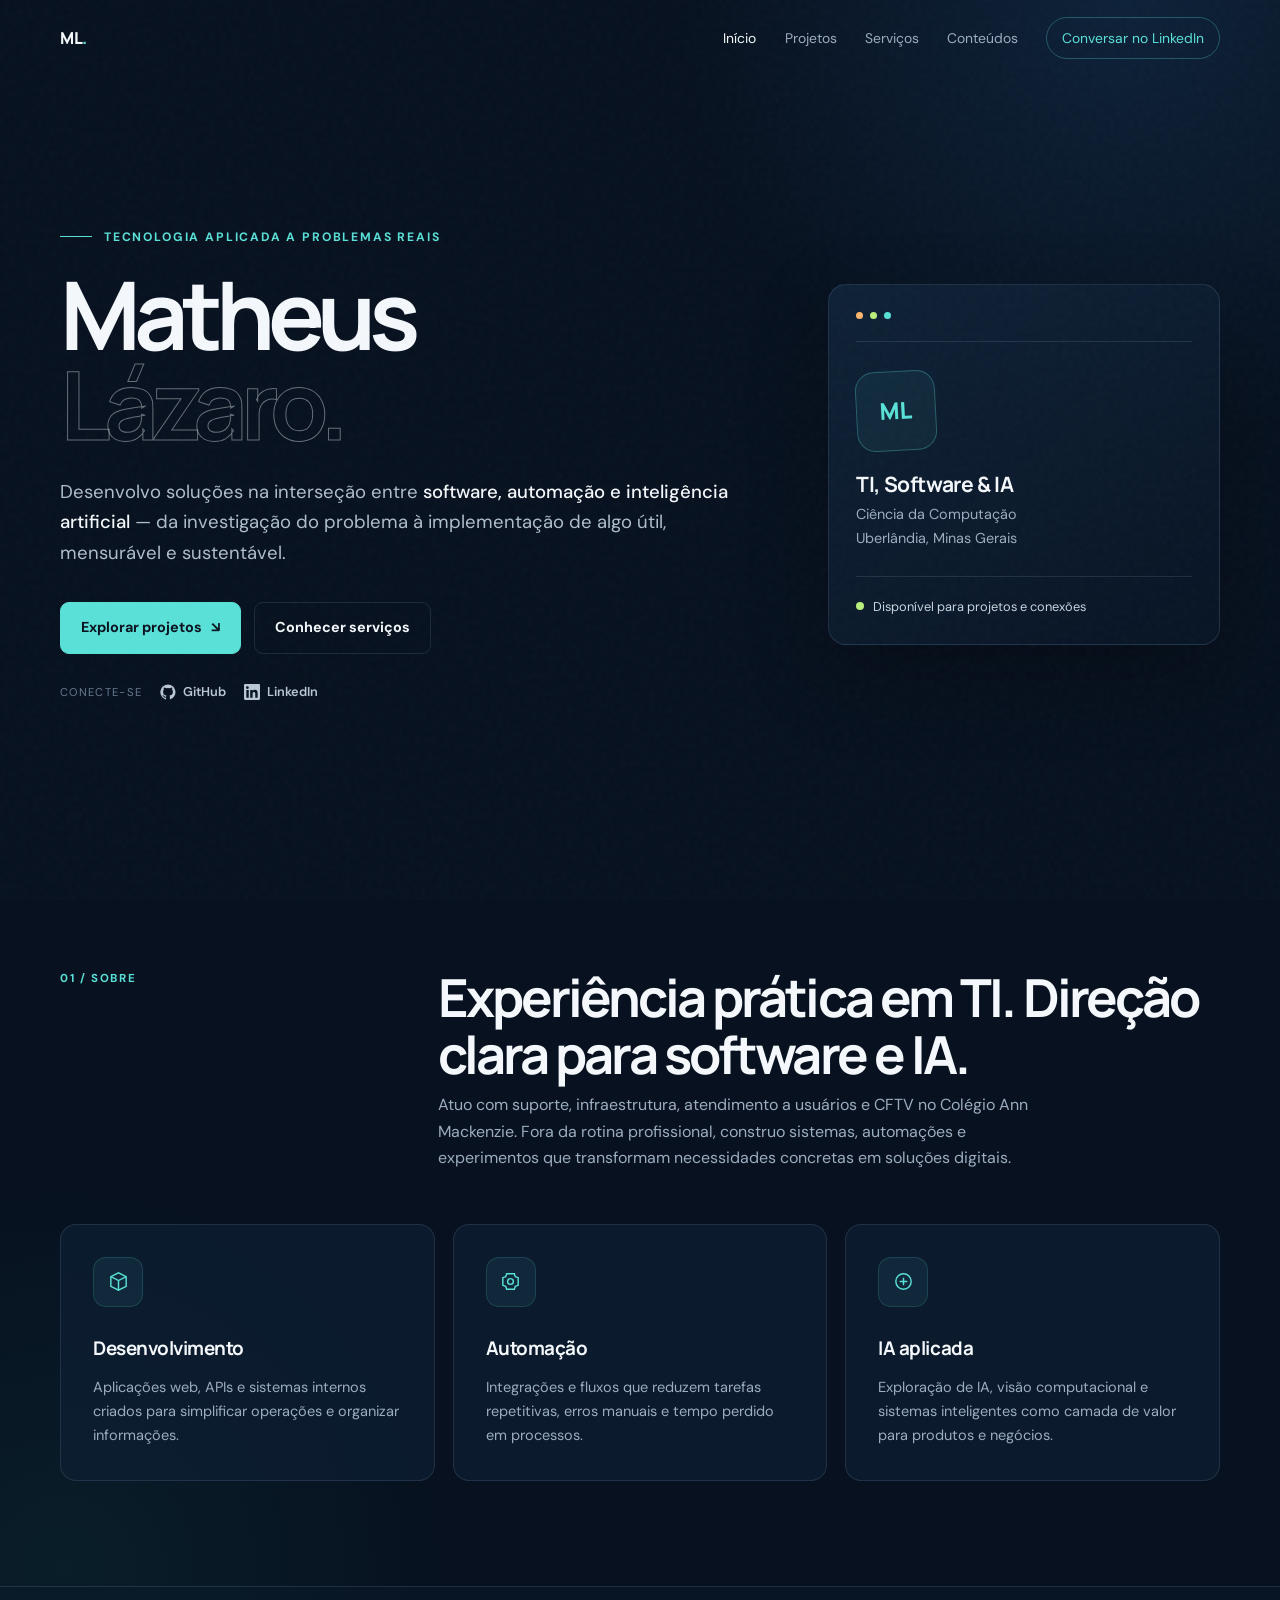
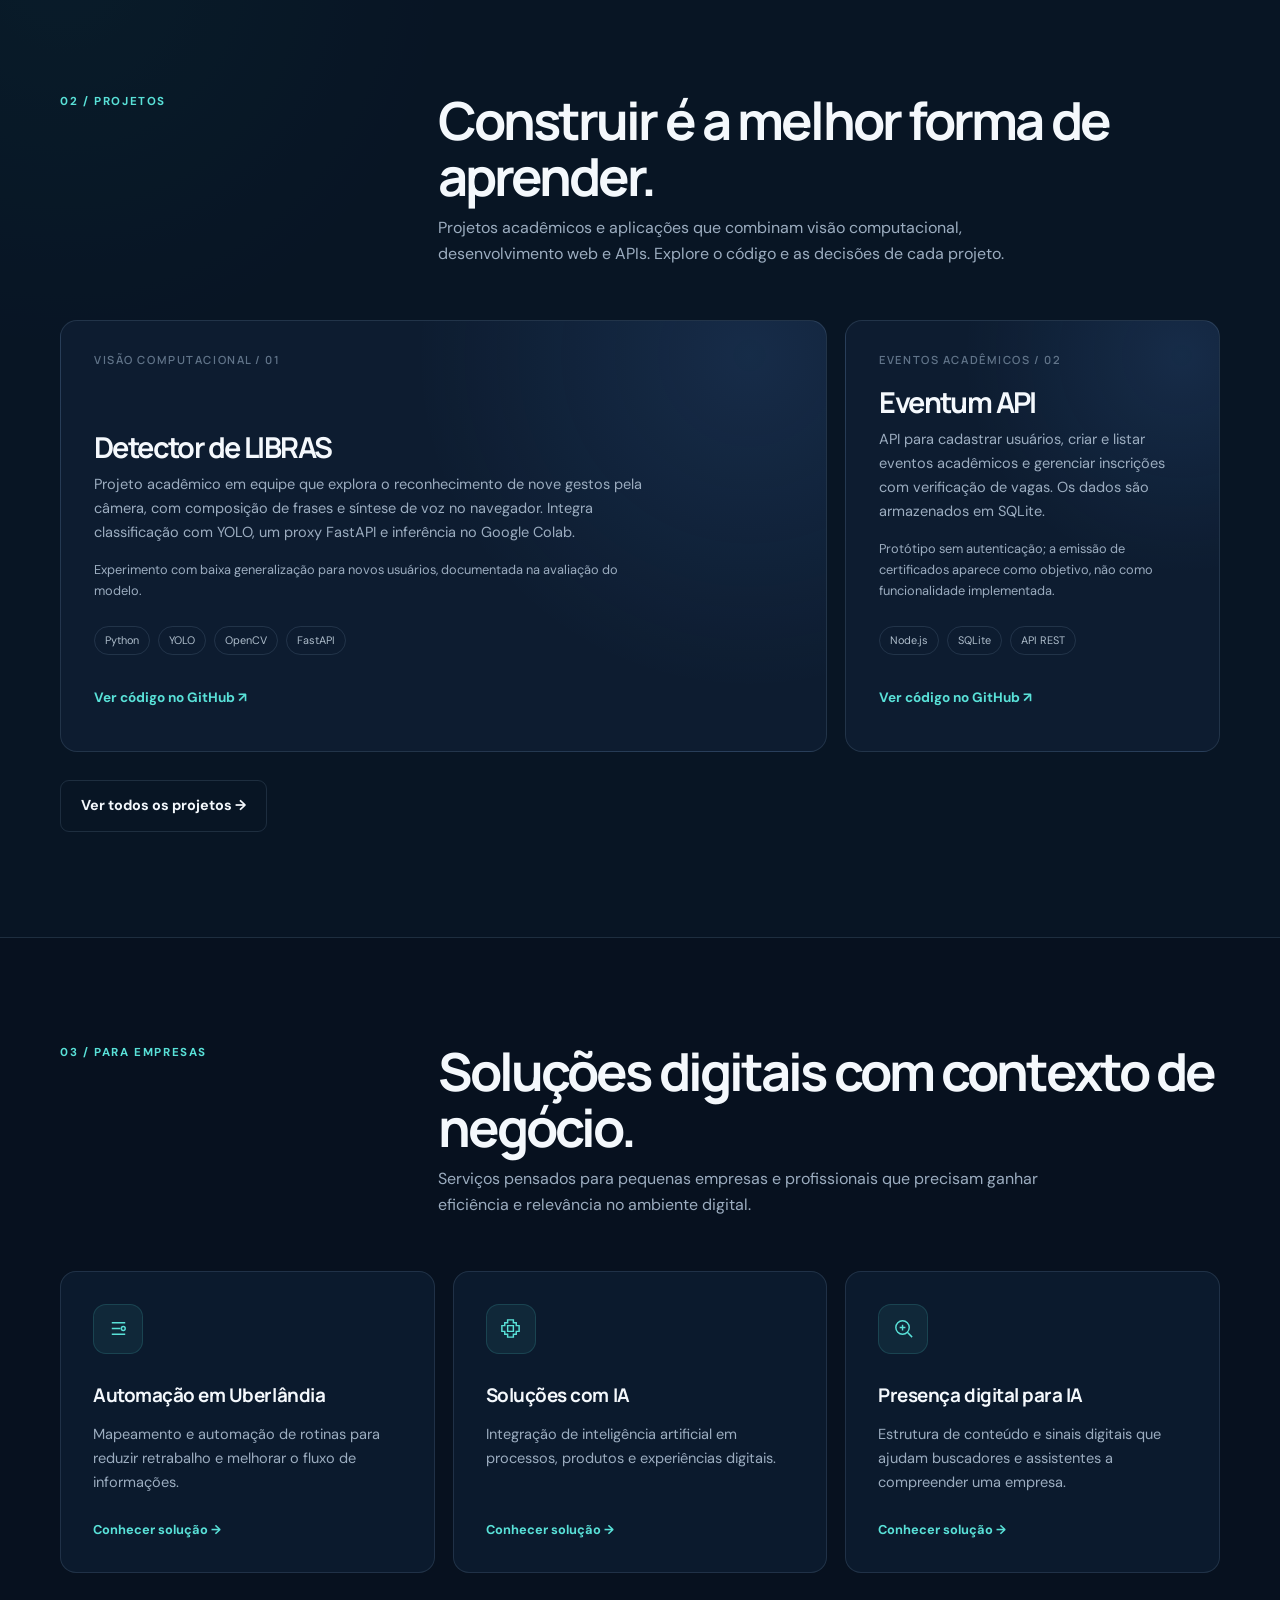
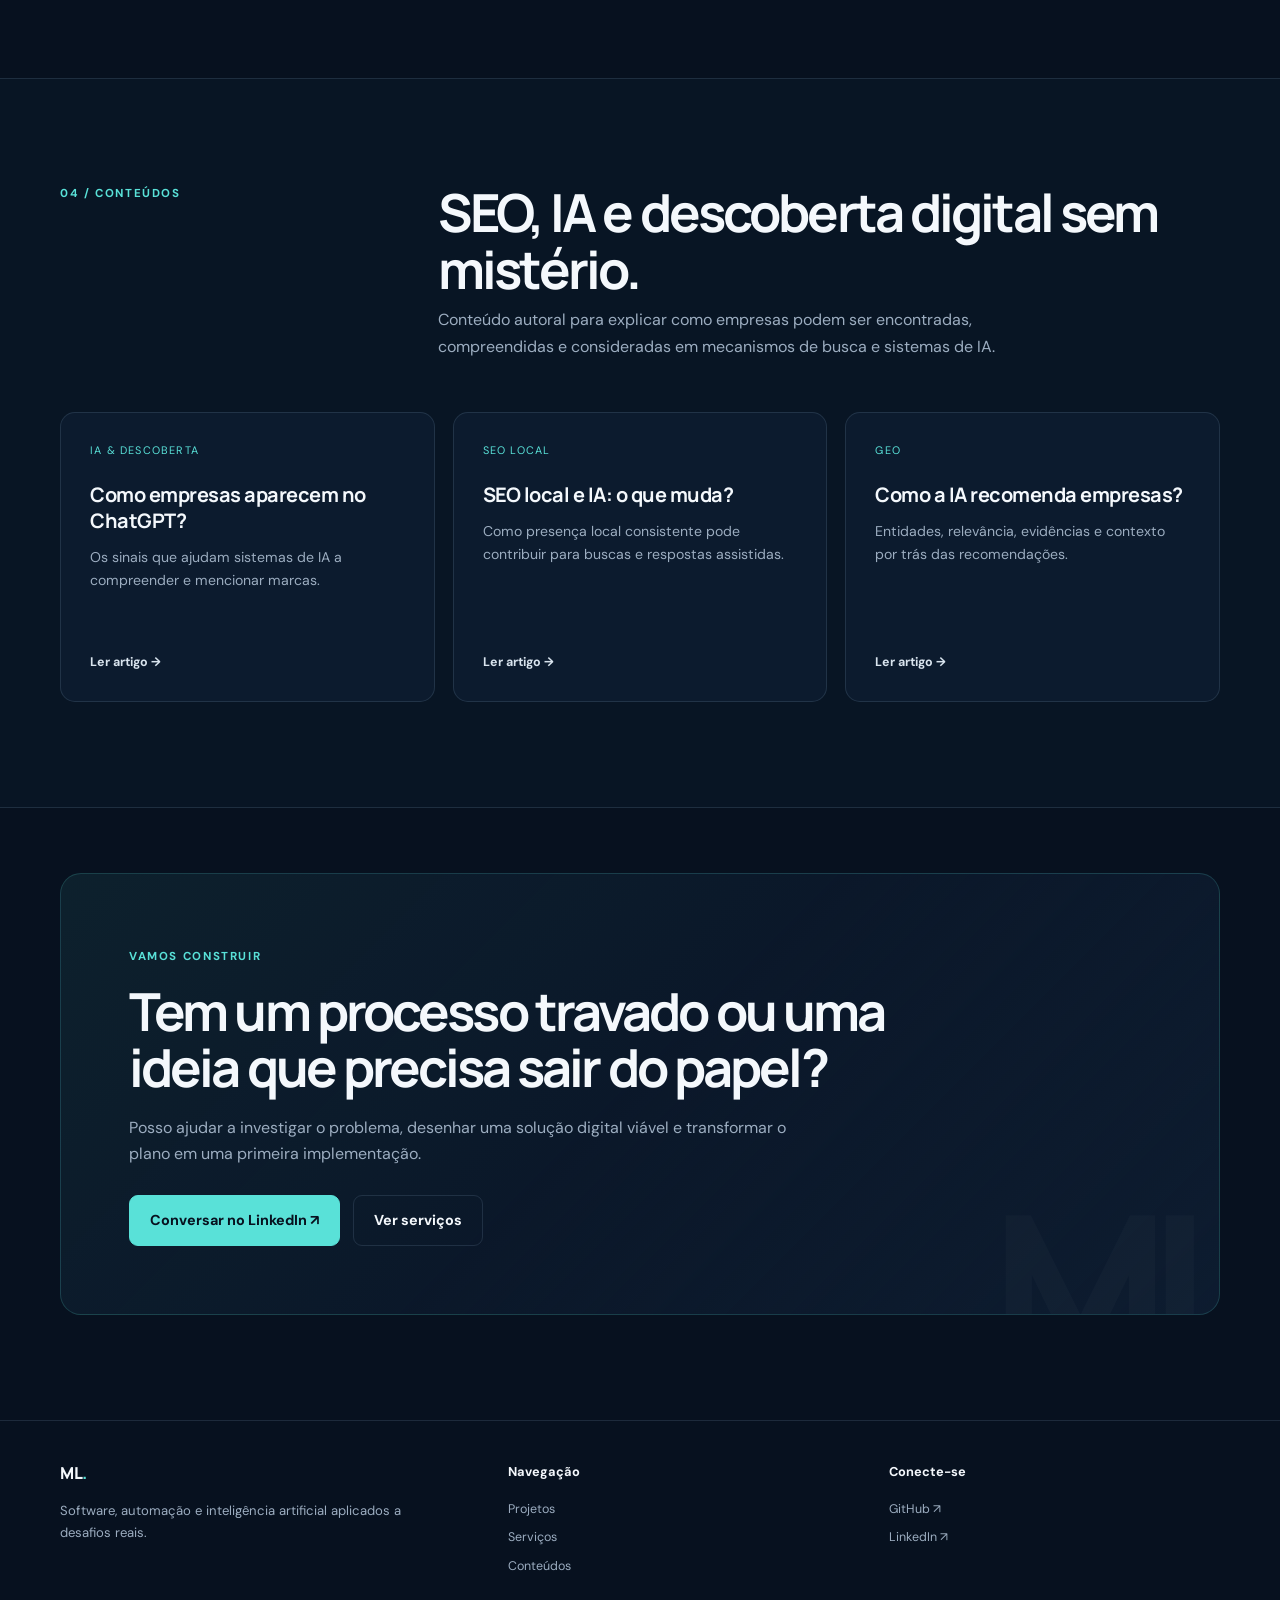
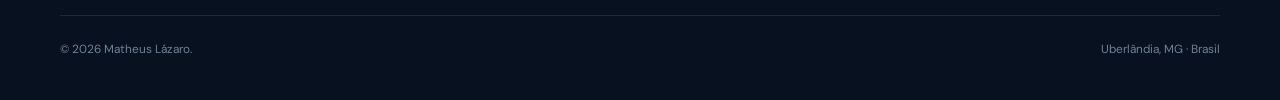
<file: index.html>
<!DOCTYPE html>
<html lang="pt-BR">
<head>
  <meta charset="UTF-8">
  <meta name="viewport" content="width=device-width, initial-scale=1.0">
  <title>Matheus Lázaro | Desenvolvimento, Automação e Soluções com IA</title>
  <meta name="description" content="Portfólio de Matheus Lázaro, profissional de tecnologia em Uberlândia. Projetos de desenvolvimento web, automação, inteligência artificial e visão computacional.">
  <link rel="canonical" href="https://matheuslazaro.dev/">
  <meta property="og:type" content="website"><meta property="og:locale" content="pt_BR">
  <meta property="og:title" content="Matheus Lázaro | Tecnologia aplicada a problemas reais">
  <meta property="og:description" content="Desenvolvimento, automação, IA e presença digital para transformar processos e negócios.">
  <meta property="og:url" content="https://matheuslazaro.dev/"><meta name="twitter:card" content="summary"><meta name="theme-color" content="#07111f">
  <link rel="preconnect" href="https://fonts.googleapis.com"><link rel="preconnect" href="https://fonts.gstatic.com" crossorigin>
  <link href="https://fonts.googleapis.com/css2?family=DM+Sans:wght@400;500;600;700&family=Manrope:wght@500;600;700;800&display=swap" rel="stylesheet">
  <link rel="stylesheet" href="/assets/styles.css">
  <script type="application/ld+json">
  {"@context":"https://schema.org","@graph":[{"@type":"Person","@id":"https://matheuslazaro.dev/#matheus","name":"Matheus Henrique de Lázaro Silva","url":"https://matheuslazaro.dev/","jobTitle":"Profissional de Tecnologia e Desenvolvedor","address":{"@type":"PostalAddress","addressLocality":"Uberlândia","addressRegion":"MG","addressCountry":"BR"},"sameAs":["https://github.com/Matheus-Hen","https://www.linkedin.com/in/matheus-henrique-de-lazaro-silva/"],"knowsAbout":["Desenvolvimento de software","Automação","Inteligência artificial","Visão computacional","SEO","GEO"]},{"@type":"WebSite","@id":"https://matheuslazaro.dev/#site","url":"https://matheuslazaro.dev/","name":"Matheus Lázaro","inLanguage":"pt-BR","publisher":{"@id":"https://matheuslazaro.dev/#matheus"}}]}
  </script>
</head>
<body>
  <a class="skip-link" href="#conteudo">Pular para o conteúdo</a><div class="noise" aria-hidden="true"></div>
  <header class="site-header"><nav class="container nav" aria-label="Navegação principal">
    <a class="brand" href="/" aria-label="Matheus Lázaro — início">ML<span>.</span></a>
    <button class="menu-btn" aria-label="Abrir menu" aria-expanded="false"><svg width="24" height="24" viewBox="0 0 24 24" fill="none" stroke="currentColor" stroke-width="1.8" aria-hidden="true"><path d="M4 7h16M4 12h16M4 17h16"/></svg></button>
    <div class="nav-links"><a href="/" aria-current="page">Início</a><a href="/projetos/">Projetos</a><a href="/servicos/">Serviços</a><a href="/conteudos/">Conteúdos</a><a class="nav-cta" href="https://www.linkedin.com/in/matheus-henrique-de-lazaro-silva/" target="_blank" rel="noopener noreferrer">Conversar no LinkedIn</a></div>
  </nav></header>

  <main id="conteudo">
    <section class="hero"><div class="container hero-grid">
      <div><div class="eyebrow">Tecnologia aplicada a problemas reais</div><h1>Matheus<br><span class="outline">Lázaro.</span></h1>
        <p class="lead">Desenvolvo soluções na interseção entre <strong>software, automação e inteligência artificial</strong> — da investigação do problema à implementação de algo útil, mensurável e sustentável.</p>
        <div class="actions"><a class="btn btn-primary" href="/projetos/">Explorar projetos <span aria-hidden="true">↘</span></a><a class="btn" href="/servicos/">Conhecer serviços</a></div>
        <div class="socials" aria-label="Redes profissionais"><span>Conecte-se</span>
          <a class="social-link" href="https://github.com/Matheus-Hen" target="_blank" rel="noopener noreferrer"><svg viewBox="0 0 24 24" aria-hidden="true"><path d="M12 .7a11.5 11.5 0 0 0-3.64 22.41c.58.11.79-.25.79-.56v-2.23c-3.22.7-3.9-1.37-3.9-1.37-.52-1.34-1.28-1.7-1.28-1.7-1.05-.72.08-.7.08-.7 1.16.08 1.77 1.19 1.77 1.19 1.03 1.77 2.7 1.26 3.36.96.1-.75.4-1.26.73-1.55-2.57-.29-5.27-1.28-5.27-5.69 0-1.26.45-2.28 1.19-3.09-.12-.29-.52-1.47.11-3.05 0 0 .97-.31 3.16 1.18a10.9 10.9 0 0 1 5.76 0c2.19-1.49 3.15-1.18 3.15-1.18.63 1.58.23 2.76.11 3.05.74.81 1.19 1.83 1.19 3.09 0 4.42-2.71 5.39-5.29 5.68.42.36.78 1.06.78 2.14v3.17c0 .31.21.68.8.56A11.5 11.5 0 0 0 12 .7Z"/></svg>GitHub</a>
          <a class="social-link" href="https://www.linkedin.com/in/matheus-henrique-de-lazaro-silva/" target="_blank" rel="noopener noreferrer"><svg viewBox="0 0 24 24" aria-hidden="true"><path d="M20.45 20.45h-3.56v-5.57c0-1.33-.03-3.04-1.85-3.04-1.85 0-2.14 1.45-2.14 2.94v5.67H9.34V8.98h3.42v1.57h.05c.47-.9 1.64-1.85 3.37-1.85 3.6 0 4.27 2.37 4.27 5.46v6.29ZM5.32 7.41a2.07 2.07 0 1 1 0-4.13 2.07 2.07 0 0 1 0 4.13Zm1.78 13.04H3.54V8.98H7.1v11.47ZM22.23 0H1.77C.79 0 0 .77 0 1.72v20.56C0 23.23.79 24 1.77 24h20.46c.98 0 1.77-.77 1.77-1.72V1.72C24 .77 23.21 0 22.23 0Z"/></svg>LinkedIn</a>
        </div>
      </div>
      <aside class="profile-card reveal" aria-label="Resumo profissional"><div class="terminal-bar" aria-hidden="true"><span class="dot"></span><span class="dot"></span><span class="dot"></span></div><div class="profile-mark">ML</div><h2>TI, Software &amp; IA</h2><p>Ciência da Computação<br>Uberlândia, Minas Gerais</p><div class="availability"><span class="pulse"></span> Disponível para projetos e conexões</div></aside>
    </div></section>

    <section><div class="container"><div class="section-head reveal"><span class="kicker">01 / Sobre</span><div><h2>Experiência prática em TI. Direção clara para software e IA.</h2><p>Atuo com suporte, infraestrutura, atendimento a usuários e CFTV no Colégio Ann Mackenzie. Fora da rotina profissional, construo sistemas, automações e experimentos que transformam necessidades concretas em soluções digitais.</p></div></div>
      <div class="grid-3">
        <article class="panel reveal"><div class="icon" aria-hidden="true"><svg viewBox="0 0 24 24"><path d="M4 17V7l8-4 8 4v10l-8 4-8-4Z"/><path d="m4 7 8 4 8-4M12 11v10"/></svg></div><h3>Desenvolvimento</h3><p>Aplicações web, APIs e sistemas internos criados para simplificar operações e organizar informações.</p></article>
        <article class="panel reveal"><div class="icon" aria-hidden="true"><svg viewBox="0 0 24 24"><path d="M8 4h8l1 3 3 1v8l-3 1-1 3H8l-1-3-3-1V8l3-1 1-3Z"/><circle cx="12" cy="12" r="3"/></svg></div><h3>Automação</h3><p>Integrações e fluxos que reduzem tarefas repetitivas, erros manuais e tempo perdido em processos.</p></article>
        <article class="panel reveal"><div class="icon" aria-hidden="true"><svg viewBox="0 0 24 24"><path d="M4 12a8 8 0 1 1 16 0 8 8 0 0 1-16 0Z"/><path d="M8 12h8M12 8v8"/></svg></div><h3>IA aplicada</h3><p>Exploração de IA, visão computacional e sistemas inteligentes como camada de valor para produtos e negócios.</p></article>
      </div>
    </div></section>

    <section class="surface-section"><div class="container"><div class="section-head reveal"><span class="kicker">02 / Projetos</span><div><h2>Construir é a melhor forma de aprender.</h2><p>Projetos acadêmicos e aplicações que combinam visão computacional, desenvolvimento web e APIs. Explore o código e as decisões de cada projeto.</p></div></div>
      <div class="project-grid">
    <article class="project-card featured reveal"><span class="card-index">VISÃO COMPUTACIONAL / 01</span><div><h2>Detector de LIBRAS</h2><p>Projeto acadêmico em equipe que explora o reconhecimento de nove gestos pela câmera, com composição de frases e síntese de voz no navegador. Integra classificação com YOLO, um proxy FastAPI e inferência no Google Colab.</p><p class="project-note">Experimento com baixa generalização para novos usuários, documentada na avaliação do modelo.</p><div class="tags"><span class="tag">Python</span><span class="tag">YOLO</span><span class="tag">OpenCV</span><span class="tag">FastAPI</span></div><a class="project-link" href="https://github.com/Matheus-Hen/v2cyrino_processamento_de_imagem" target="_blank" rel="noopener noreferrer" aria-label="Ver repositório de Detector de LIBRAS no GitHub">Ver código no GitHub ↗</a></div></article>
    <article class="project-card compact reveal"><span class="card-index">EVENTOS ACADÊMICOS / 02</span><div><h2>Eventum API</h2><p>API para cadastrar usuários, criar e listar eventos acadêmicos e gerenciar inscrições com verificação de vagas. Os dados são armazenados em SQLite.</p><p class="project-note">Protótipo sem autenticação; a emissão de certificados aparece como objetivo, não como funcionalidade implementada.</p><div class="tags"><span class="tag">Node.js</span><span class="tag">SQLite</span><span class="tag">API REST</span></div><a class="project-link" href="https://github.com/Matheus-Hen/eventum" target="_blank" rel="noopener noreferrer" aria-label="Ver repositório de Eventum API no GitHub">Ver código no GitHub ↗</a></div></article>
      </div>
      <div class="actions" style="margin-top:28px"><a class="btn" href="/projetos/">Ver todos os projetos →</a></div>
    </div></section>

    <section><div class="container"><div class="section-head reveal"><span class="kicker">03 / Para empresas</span><div><h2>Soluções digitais com contexto de negócio.</h2><p>Serviços pensados para pequenas empresas e profissionais que precisam ganhar eficiência e relevância no ambiente digital.</p></div></div>
      <div class="grid-3">
        <a class="panel service-card reveal" href="/automacao-uberlandia/"><div class="icon" aria-hidden="true"><svg viewBox="0 0 24 24"><path d="M5 6h14M5 12h9M5 18h14"/><circle cx="17" cy="12" r="2"/></svg></div><h3>Automação em Uberlândia</h3><p>Mapeamento e automação de rotinas para reduzir retrabalho e melhorar o fluxo de informações.</p><span class="link">Conhecer solução →</span></a>
        <a class="panel service-card reveal" href="/solucoes-ia/"><div class="icon" aria-hidden="true"><svg viewBox="0 0 24 24"><path d="M9 3h6v3h3v3h3v6h-3v3h-3v3H9v-3H6v-3H3V9h3V6h3V3Z"/><path d="M9 9h6v6H9z"/></svg></div><h3>Soluções com IA</h3><p>Integração de inteligência artificial em processos, produtos e experiências digitais.</p><span class="link">Conhecer solução →</span></a>
        <a class="panel service-card reveal" href="/presenca-digital-ia/"><div class="icon" aria-hidden="true"><svg viewBox="0 0 24 24"><circle cx="11" cy="11" r="7"/><path d="m16 16 5 5M8 11h6M11 8v6"/></svg></div><h3>Presença digital para IA</h3><p>Estrutura de conteúdo e sinais digitais que ajudam buscadores e assistentes a compreender uma empresa.</p><span class="link">Conhecer solução →</span></a>
      </div>
    </div></section>

    <section class="surface-section"><div class="container"><div class="section-head reveal"><span class="kicker">04 / Conteúdos</span><div><h2>SEO, IA e descoberta digital sem mistério.</h2><p>Conteúdo autoral para explicar como empresas podem ser encontradas, compreendidas e consideradas em mecanismos de busca e sistemas de IA.</p></div></div>
      <div class="article-grid">
        <a class="article-card reveal" href="/conteudos/como-empresas-aparecem-no-chatgpt/"><span class="meta">IA &amp; Descoberta</span><h3>Como empresas aparecem no ChatGPT?</h3><p>Os sinais que ajudam sistemas de IA a compreender e mencionar marcas.</p><span class="read">Ler artigo →</span></a>
        <a class="article-card reveal" href="/conteudos/seo-local-e-ia/"><span class="meta">SEO Local</span><h3>SEO local e IA: o que muda?</h3><p>Como presença local consistente pode contribuir para buscas e respostas assistidas.</p><span class="read">Ler artigo →</span></a>
        <a class="article-card reveal" href="/conteudos/como-ia-recomenda-empresas/"><span class="meta">GEO</span><h3>Como a IA recomenda empresas?</h3><p>Entidades, relevância, evidências e contexto por trás das recomendações.</p><span class="read">Ler artigo →</span></a>
      </div>
    </div></section>

    <section class="cta"><div class="container"><div class="cta-box reveal"><span class="kicker">Vamos construir</span><h2>Tem um processo travado ou uma ideia que precisa sair do papel?</h2><p>Posso ajudar a investigar o problema, desenhar uma solução digital viável e transformar o plano em uma primeira implementação.</p><div class="actions"><a class="btn btn-primary" href="https://www.linkedin.com/in/matheus-henrique-de-lazaro-silva/" target="_blank" rel="noopener noreferrer">Conversar no LinkedIn ↗</a><a class="btn" href="/servicos/">Ver serviços</a></div></div></div></section>
  </main>

  <footer><div class="container"><div class="footer-main"><div><a class="brand" href="/">ML<span>.</span></a><p>Software, automação e inteligência artificial aplicados a desafios reais.</p></div><div class="footer-col"><strong>Navegação</strong><a href="/projetos/">Projetos</a><a href="/servicos/">Serviços</a><a href="/conteudos/">Conteúdos</a></div><div class="footer-col"><strong>Conecte-se</strong><a href="https://github.com/Matheus-Hen" target="_blank" rel="noopener noreferrer">GitHub ↗</a><a href="https://www.linkedin.com/in/matheus-henrique-de-lazaro-silva/" target="_blank" rel="noopener noreferrer">LinkedIn ↗</a></div></div><div class="footer-bottom"><span>© <span data-year></span> Matheus Lázaro.</span><span>Uberlândia, MG · Brasil</span></div></div></footer>
  <script src="/assets/script.js" defer></script>
</body>
</html>
</file>
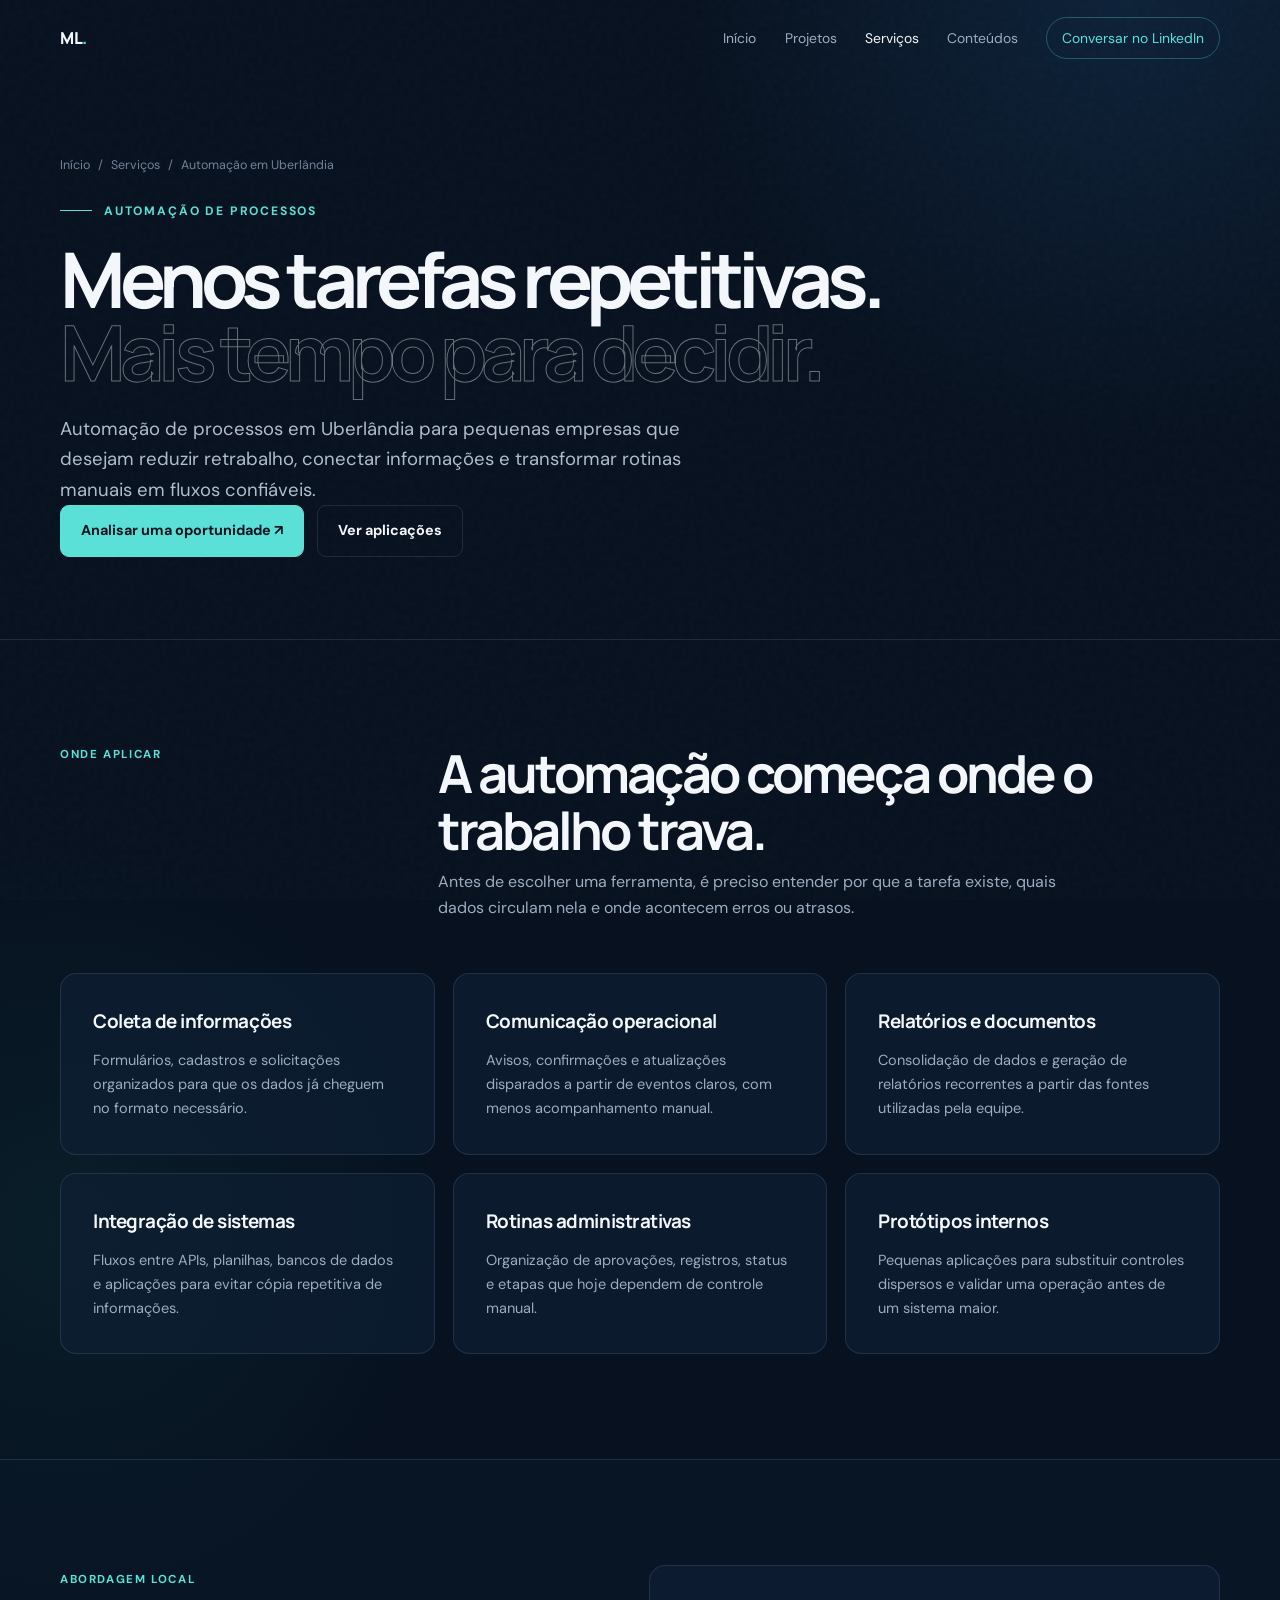
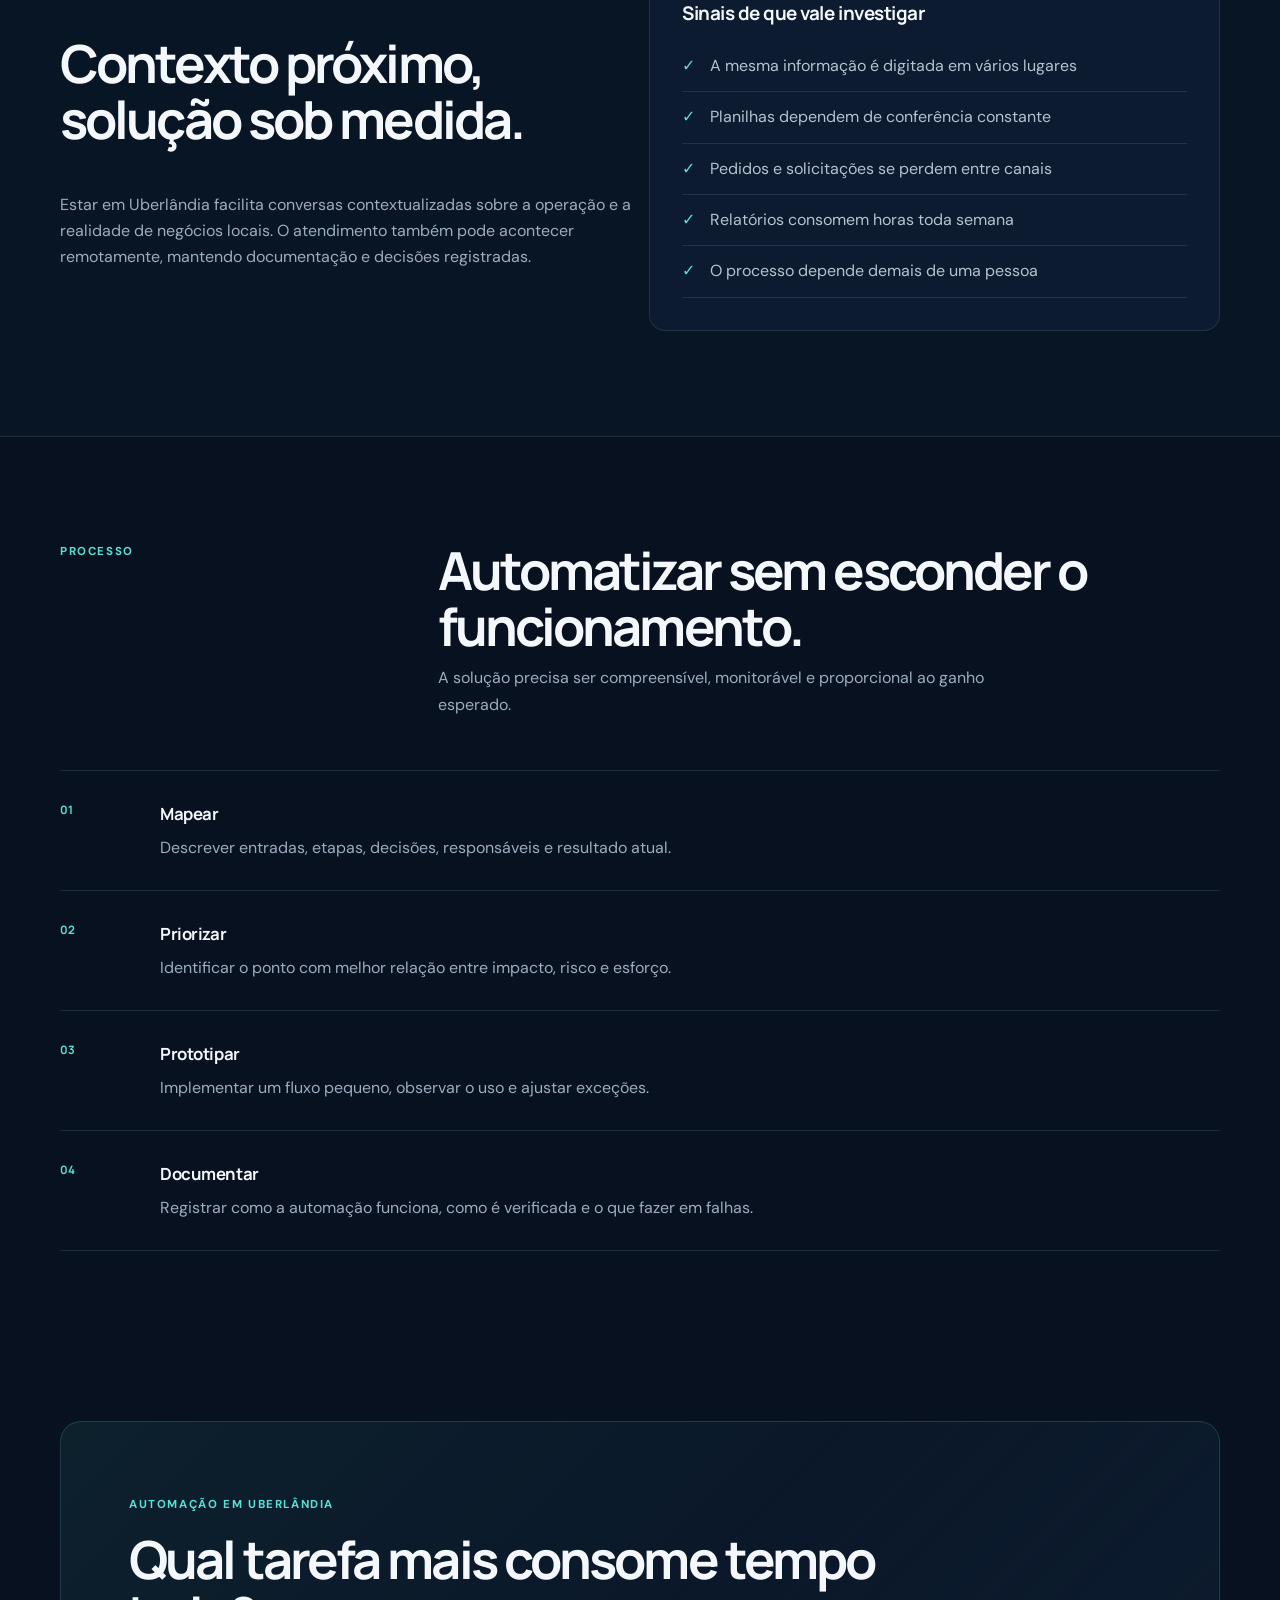
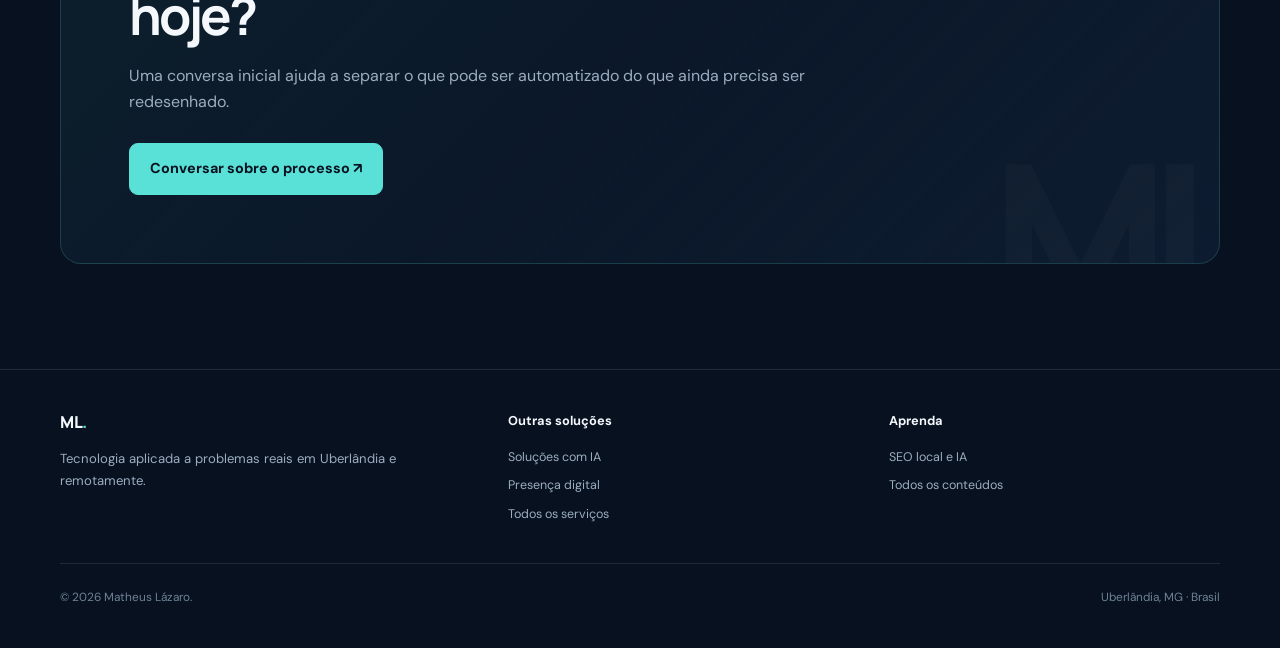
<file: automacao-uberlandia/index.html>
<!DOCTYPE html><html lang="pt-BR"><head><meta charset="UTF-8"><meta name="viewport" content="width=device-width,initial-scale=1.0">
<title>Automação de Processos em Uberlândia | Matheus Lázaro</title><meta name="description" content="Automação de processos em Uberlândia para reduzir tarefas repetitivas, conectar ferramentas e organizar rotinas de pequenas empresas."><link rel="canonical" href="https://matheuslazaro.dev/automacao-uberlandia/">
<meta property="og:type" content="website"><meta property="og:locale" content="pt_BR"><meta property="og:title" content="Automação de Processos em Uberlândia"><meta property="og:description" content="Soluções de automação pensadas a partir da rotina real da sua empresa."><meta property="og:url" content="https://matheuslazaro.dev/automacao-uberlandia/"><meta name="theme-color" content="#07111f">
<link rel="preconnect" href="https://fonts.googleapis.com"><link rel="preconnect" href="https://fonts.gstatic.com" crossorigin><link href="https://fonts.googleapis.com/css2?family=DM+Sans:wght@400;500;600;700&family=Manrope:wght@500;600;700;800&display=swap" rel="stylesheet"><link rel="stylesheet" href="/assets/styles.css">
<script type="application/ld+json">{"@context":"https://schema.org","@type":"Service","name":"Automação de Processos em Uberlândia","description":"Mapeamento e automação de processos para pequenas empresas e profissionais.","provider":{"@type":"Person","name":"Matheus Henrique de Lázaro Silva","url":"https://matheuslazaro.dev/"},"areaServed":[{"@type":"City","name":"Uberlândia"},{"@type":"State","name":"Minas Gerais"}],"serviceType":"Automação de processos empresariais","url":"https://matheuslazaro.dev/automacao-uberlandia/"}</script>
</head><body><a class="skip-link" href="#conteudo">Pular para o conteúdo</a><div class="noise" aria-hidden="true"></div>
<header class="site-header"><nav class="container nav"><a class="brand" href="/">ML<span>.</span></a><button class="menu-btn" aria-label="Abrir menu" aria-expanded="false"><svg width="24" height="24" viewBox="0 0 24 24" fill="none" stroke="currentColor" stroke-width="1.8"><path d="M4 7h16M4 12h16M4 17h16"/></svg></button><div class="nav-links"><a href="/">Início</a><a href="/projetos/">Projetos</a><a href="/servicos/" aria-current="page">Serviços</a><a href="/conteudos/">Conteúdos</a><a class="nav-cta" href="https://www.linkedin.com/in/matheus-henrique-de-lazaro-silva/" target="_blank" rel="noopener noreferrer">Conversar no LinkedIn</a></div></nav></header>
<main id="conteudo"><header class="page-hero"><div class="container"><div class="breadcrumbs"><a href="/">Início</a><span>/</span><a href="/servicos/">Serviços</a><span>/</span>Automação em Uberlândia</div><div class="eyebrow">Automação de processos</div><h1>Menos tarefas repetitivas. <span class="outline">Mais tempo para decidir.</span></h1><p class="lead">Automação de processos em Uberlândia para pequenas empresas que desejam reduzir retrabalho, conectar informações e transformar rotinas manuais em fluxos confiáveis.</p><div class="actions"><a class="btn btn-primary" href="https://www.linkedin.com/in/matheus-henrique-de-lazaro-silva/" target="_blank" rel="noopener noreferrer">Analisar uma oportunidade ↗</a><a class="btn" href="#aplicacoes">Ver aplicações</a></div></div></header>
<section id="aplicacoes"><div class="container"><div class="section-head reveal"><span class="kicker">Onde aplicar</span><div><h2>A automação começa onde o trabalho trava.</h2><p>Antes de escolher uma ferramenta, é preciso entender por que a tarefa existe, quais dados circulam nela e onde acontecem erros ou atrasos.</p></div></div><div class="grid-3">
<article class="panel"><h3>Coleta de informações</h3><p>Formulários, cadastros e solicitações organizados para que os dados já cheguem no formato necessário.</p></article><article class="panel"><h3>Comunicação operacional</h3><p>Avisos, confirmações e atualizações disparados a partir de eventos claros, com menos acompanhamento manual.</p></article><article class="panel"><h3>Relatórios e documentos</h3><p>Consolidação de dados e geração de relatórios recorrentes a partir das fontes utilizadas pela equipe.</p></article><article class="panel"><h3>Integração de sistemas</h3><p>Fluxos entre APIs, planilhas, bancos de dados e aplicações para evitar cópia repetitiva de informações.</p></article><article class="panel"><h3>Rotinas administrativas</h3><p>Organização de aprovações, registros, status e etapas que hoje dependem de controle manual.</p></article><article class="panel"><h3>Protótipos internos</h3><p>Pequenas aplicações para substituir controles dispersos e validar uma operação antes de um sistema maior.</p></article>
</div></div></section>
<section class="surface-section"><div class="container grid-2"><div><span class="kicker">Abordagem local</span><h2>Contexto próximo, solução sob medida.</h2><p>Estar em Uberlândia facilita conversas contextualizadas sobre a operação e a realidade de negócios locais. O atendimento também pode acontecer remotamente, mantendo documentação e decisões registradas.</p></div><div class="panel"><h3>Sinais de que vale investigar</h3><ul class="ideal-list"><li>A mesma informação é digitada em vários lugares</li><li>Planilhas dependem de conferência constante</li><li>Pedidos e solicitações se perdem entre canais</li><li>Relatórios consomem horas toda semana</li><li>O processo depende demais de uma pessoa</li></ul></div></div></section>
<section><div class="container"><div class="section-head"><span class="kicker">Processo</span><div><h2>Automatizar sem esconder o funcionamento.</h2><p>A solução precisa ser compreensível, monitorável e proporcional ao ganho esperado.</p></div></div><div class="steps"><div class="step"><div><h3>Mapear</h3><p>Descrever entradas, etapas, decisões, responsáveis e resultado atual.</p></div></div><div class="step"><div><h3>Priorizar</h3><p>Identificar o ponto com melhor relação entre impacto, risco e esforço.</p></div></div><div class="step"><div><h3>Prototipar</h3><p>Implementar um fluxo pequeno, observar o uso e ajustar exceções.</p></div></div><div class="step"><div><h3>Documentar</h3><p>Registrar como a automação funciona, como é verificada e o que fazer em falhas.</p></div></div></div></div></section>
<section class="cta"><div class="container"><div class="cta-box"><span class="kicker">Automação em Uberlândia</span><h2>Qual tarefa mais consome tempo hoje?</h2><p>Uma conversa inicial ajuda a separar o que pode ser automatizado do que ainda precisa ser redesenhado.</p><a class="btn btn-primary" href="https://www.linkedin.com/in/matheus-henrique-de-lazaro-silva/" target="_blank" rel="noopener noreferrer">Conversar sobre o processo ↗</a></div></div></section></main>
<footer><div class="container"><div class="footer-main"><div><a class="brand" href="/">ML<span>.</span></a><p>Tecnologia aplicada a problemas reais em Uberlândia e remotamente.</p></div><div class="footer-col"><strong>Outras soluções</strong><a href="/solucoes-ia/">Soluções com IA</a><a href="/presenca-digital-ia/">Presença digital</a><a href="/servicos/">Todos os serviços</a></div><div class="footer-col"><strong>Aprenda</strong><a href="/conteudos/seo-local-e-ia/">SEO local e IA</a><a href="/conteudos/">Todos os conteúdos</a></div></div><div class="footer-bottom"><span>© <span data-year></span> Matheus Lázaro.</span><span>Uberlândia, MG · Brasil</span></div></div></footer><script src="/assets/script.js" defer></script></body></html>
</file>
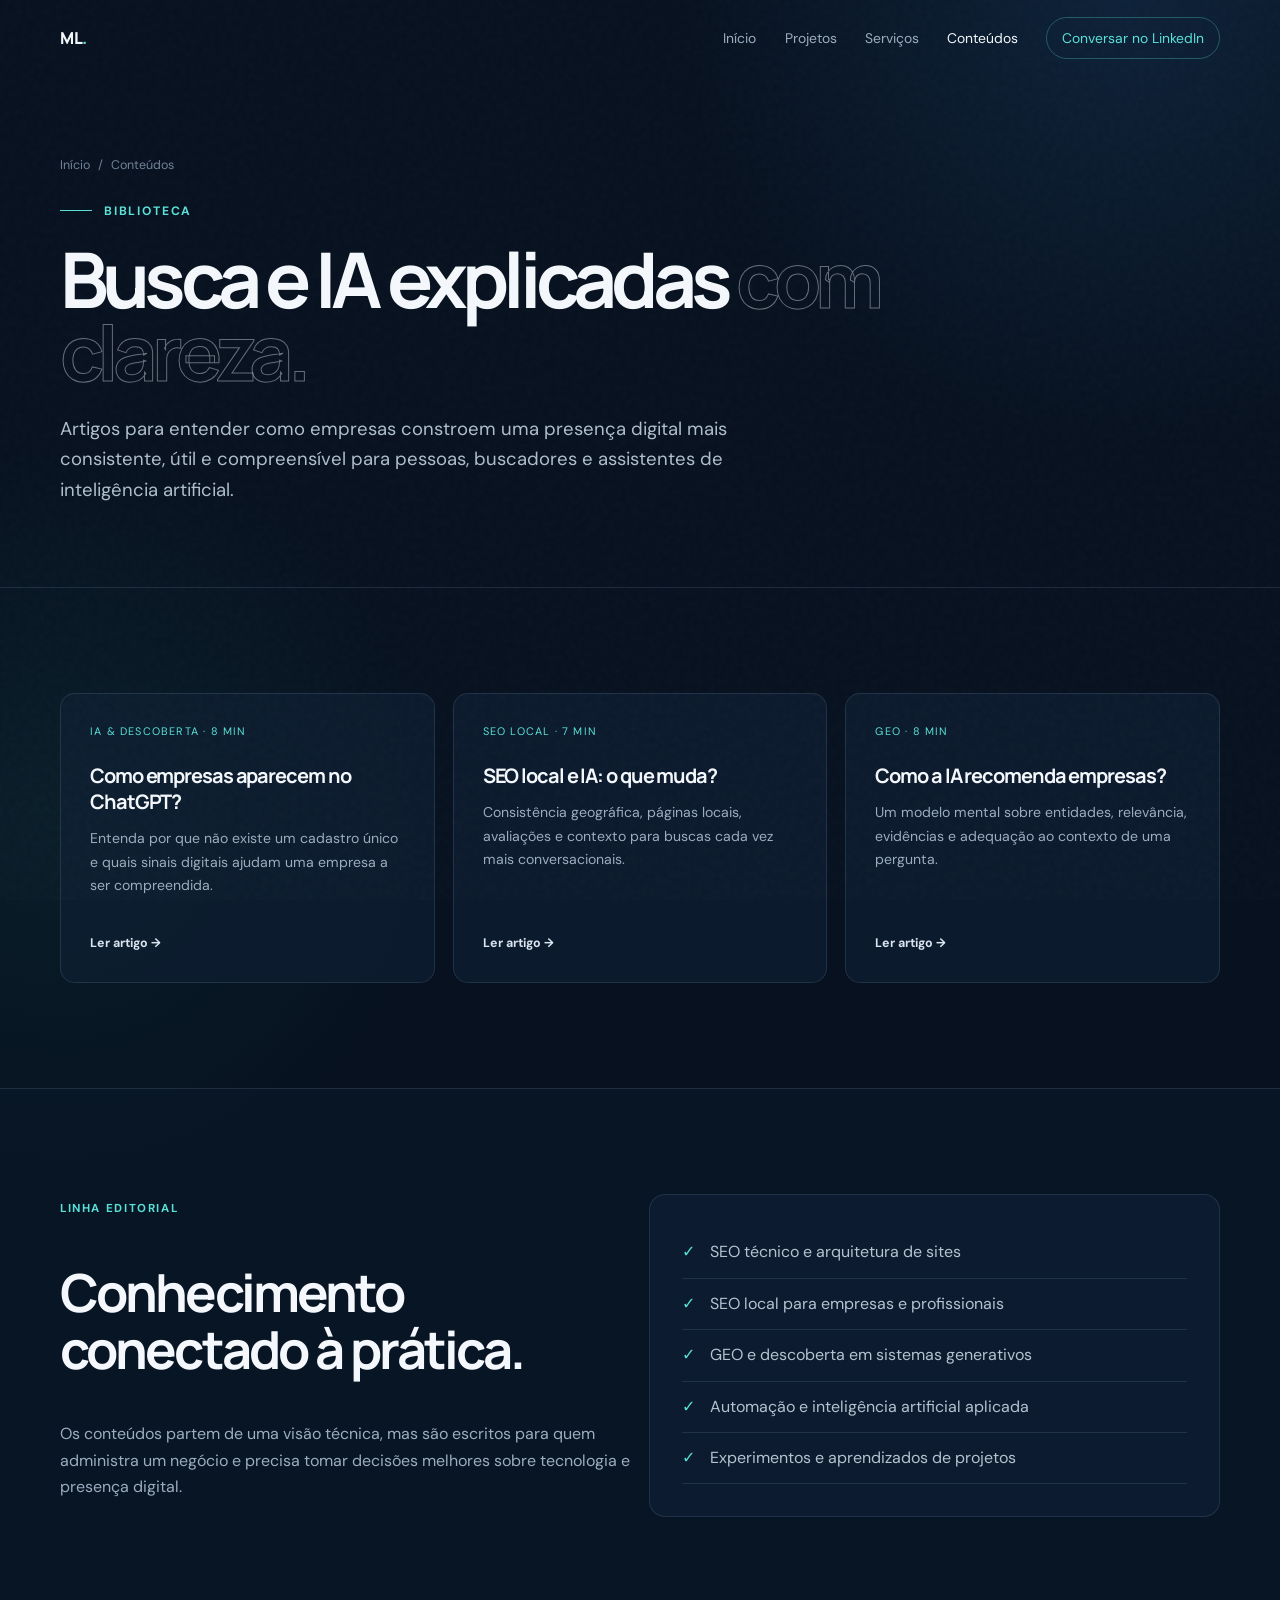
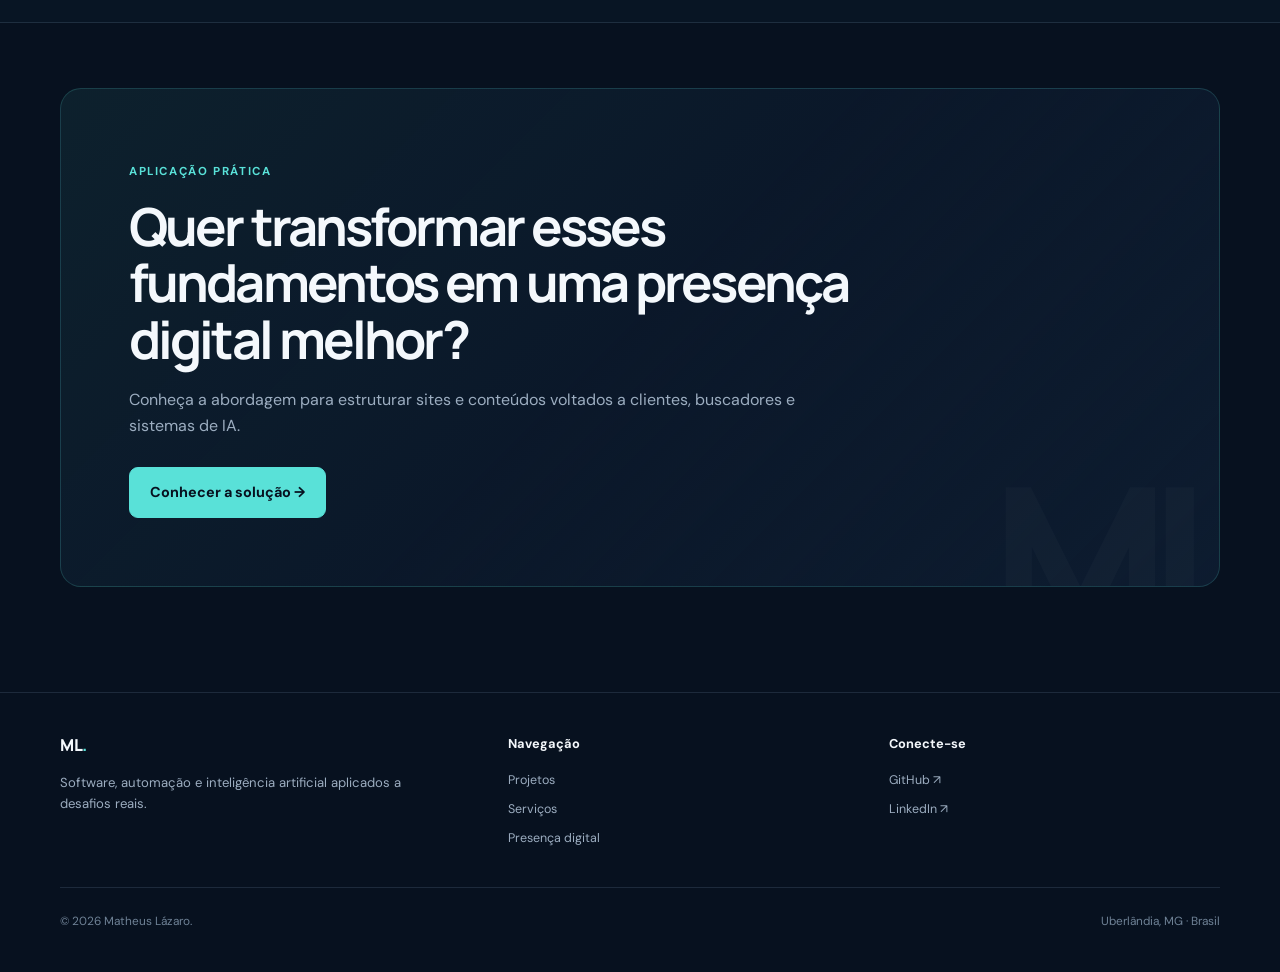
<file: conteudos/index.html>
<!DOCTYPE html><html lang="pt-BR"><head><meta charset="UTF-8"><meta name="viewport" content="width=device-width,initial-scale=1.0">
<title>Conteúdos sobre SEO, GEO e Inteligência Artificial</title><meta name="description" content="Artigos de Matheus Lázaro sobre SEO local, GEO, presença digital e como empresas são compreendidas e recomendadas por sistemas de IA."><link rel="canonical" href="https://matheuslazaro.dev/conteudos/">
<meta property="og:type" content="website"><meta property="og:locale" content="pt_BR"><meta property="og:title" content="Conteúdos sobre SEO e IA | Matheus Lázaro"><meta property="og:description" content="Ideias práticas sobre busca, presença digital e sistemas de IA."><meta property="og:url" content="https://matheuslazaro.dev/conteudos/"><meta name="theme-color" content="#07111f">
<link rel="preconnect" href="https://fonts.googleapis.com"><link rel="preconnect" href="https://fonts.gstatic.com" crossorigin><link href="https://fonts.googleapis.com/css2?family=DM+Sans:wght@400;500;600;700&family=Manrope:wght@500;600;700;800&display=swap" rel="stylesheet"><link rel="stylesheet" href="/assets/styles.css"><script type="application/ld+json">{"@context":"https://schema.org","@type":"Blog","name":"Conteúdos de Matheus Lázaro","url":"https://matheuslazaro.dev/conteudos/","description":"Artigos sobre SEO, GEO, presença digital e inteligência artificial.","author":{"@type":"Person","name":"Matheus Henrique de Lázaro Silva","url":"https://matheuslazaro.dev/"}}</script>
</head><body><a class="skip-link" href="#conteudo">Pular para o conteúdo</a><div class="noise" aria-hidden="true"></div><header class="site-header"><nav class="container nav"><a class="brand" href="/">ML<span>.</span></a><button class="menu-btn" aria-label="Abrir menu" aria-expanded="false"><svg width="24" height="24" viewBox="0 0 24 24" fill="none" stroke="currentColor" stroke-width="1.8"><path d="M4 7h16M4 12h16M4 17h16"/></svg></button><div class="nav-links"><a href="/">Início</a><a href="/projetos/">Projetos</a><a href="/servicos/">Serviços</a><a href="/conteudos/" aria-current="page">Conteúdos</a><a class="nav-cta" href="https://www.linkedin.com/in/matheus-henrique-de-lazaro-silva/" target="_blank" rel="noopener noreferrer">Conversar no LinkedIn</a></div></nav></header>
<main id="conteudo"><header class="page-hero"><div class="container"><div class="breadcrumbs"><a href="/">Início</a><span>/</span>Conteúdos</div><div class="eyebrow">Biblioteca</div><h1>Busca e IA explicadas <span class="outline">com clareza.</span></h1><p class="lead">Artigos para entender como empresas constroem uma presença digital mais consistente, útil e compreensível para pessoas, buscadores e assistentes de inteligência artificial.</p></div></header>
<section><div class="container"><div class="article-grid">
<a class="article-card reveal" href="/conteudos/como-empresas-aparecem-no-chatgpt/"><span class="meta">IA &amp; Descoberta · 8 min</span><h2>Como empresas aparecem no ChatGPT?</h2><p>Entenda por que não existe um cadastro único e quais sinais digitais ajudam uma empresa a ser compreendida.</p><span class="read">Ler artigo →</span></a>
<a class="article-card reveal" href="/conteudos/seo-local-e-ia/"><span class="meta">SEO Local · 7 min</span><h2>SEO local e IA: o que muda?</h2><p>Consistência geográfica, páginas locais, avaliações e contexto para buscas cada vez mais conversacionais.</p><span class="read">Ler artigo →</span></a>
<a class="article-card reveal" href="/conteudos/como-ia-recomenda-empresas/"><span class="meta">GEO · 8 min</span><h2>Como a IA recomenda empresas?</h2><p>Um modelo mental sobre entidades, relevância, evidências e adequação ao contexto de uma pergunta.</p><span class="read">Ler artigo →</span></a>
</div></div></section>
<section class="surface-section"><div class="container grid-2"><div><span class="kicker">Linha editorial</span><h2>Conhecimento conectado à prática.</h2><p>Os conteúdos partem de uma visão técnica, mas são escritos para quem administra um negócio e precisa tomar decisões melhores sobre tecnologia e presença digital.</p></div><div class="panel"><ul class="ideal-list"><li>SEO técnico e arquitetura de sites</li><li>SEO local para empresas e profissionais</li><li>GEO e descoberta em sistemas generativos</li><li>Automação e inteligência artificial aplicada</li><li>Experimentos e aprendizados de projetos</li></ul></div></div></section>
<section class="cta"><div class="container"><div class="cta-box"><span class="kicker">Aplicação prática</span><h2>Quer transformar esses fundamentos em uma presença digital melhor?</h2><p>Conheça a abordagem para estruturar sites e conteúdos voltados a clientes, buscadores e sistemas de IA.</p><a class="btn btn-primary" href="/presenca-digital-ia/">Conhecer a solução →</a></div></div></section></main>
<footer><div class="container"><div class="footer-main"><div><a class="brand" href="/">ML<span>.</span></a><p>Software, automação e inteligência artificial aplicados a desafios reais.</p></div><div class="footer-col"><strong>Navegação</strong><a href="/projetos/">Projetos</a><a href="/servicos/">Serviços</a><a href="/presenca-digital-ia/">Presença digital</a></div><div class="footer-col"><strong>Conecte-se</strong><a href="https://github.com/Matheus-Hen" target="_blank" rel="noopener noreferrer">GitHub ↗</a><a href="https://www.linkedin.com/in/matheus-henrique-de-lazaro-silva/" target="_blank" rel="noopener noreferrer">LinkedIn ↗</a></div></div><div class="footer-bottom"><span>© <span data-year></span> Matheus Lázaro.</span><span>Uberlândia, MG · Brasil</span></div></div></footer><script src="/assets/script.js" defer></script></body></html>
</file>
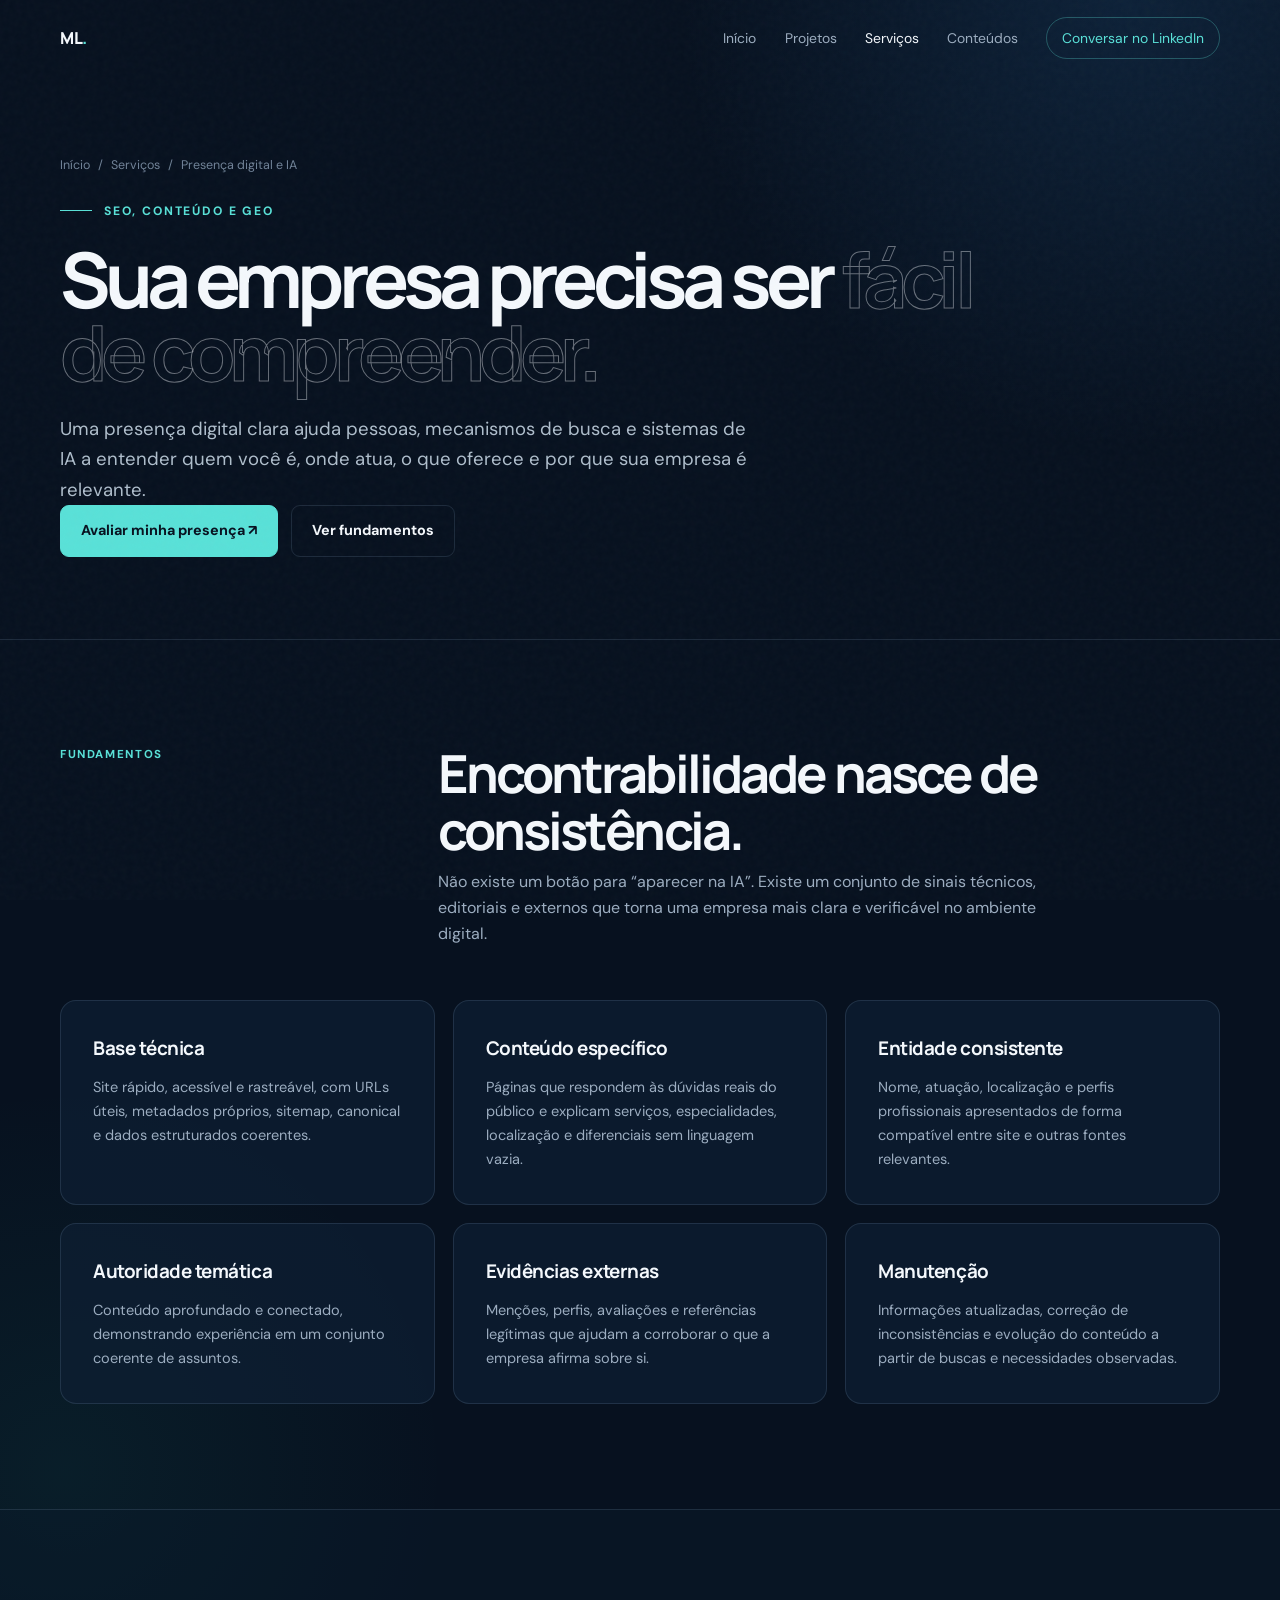
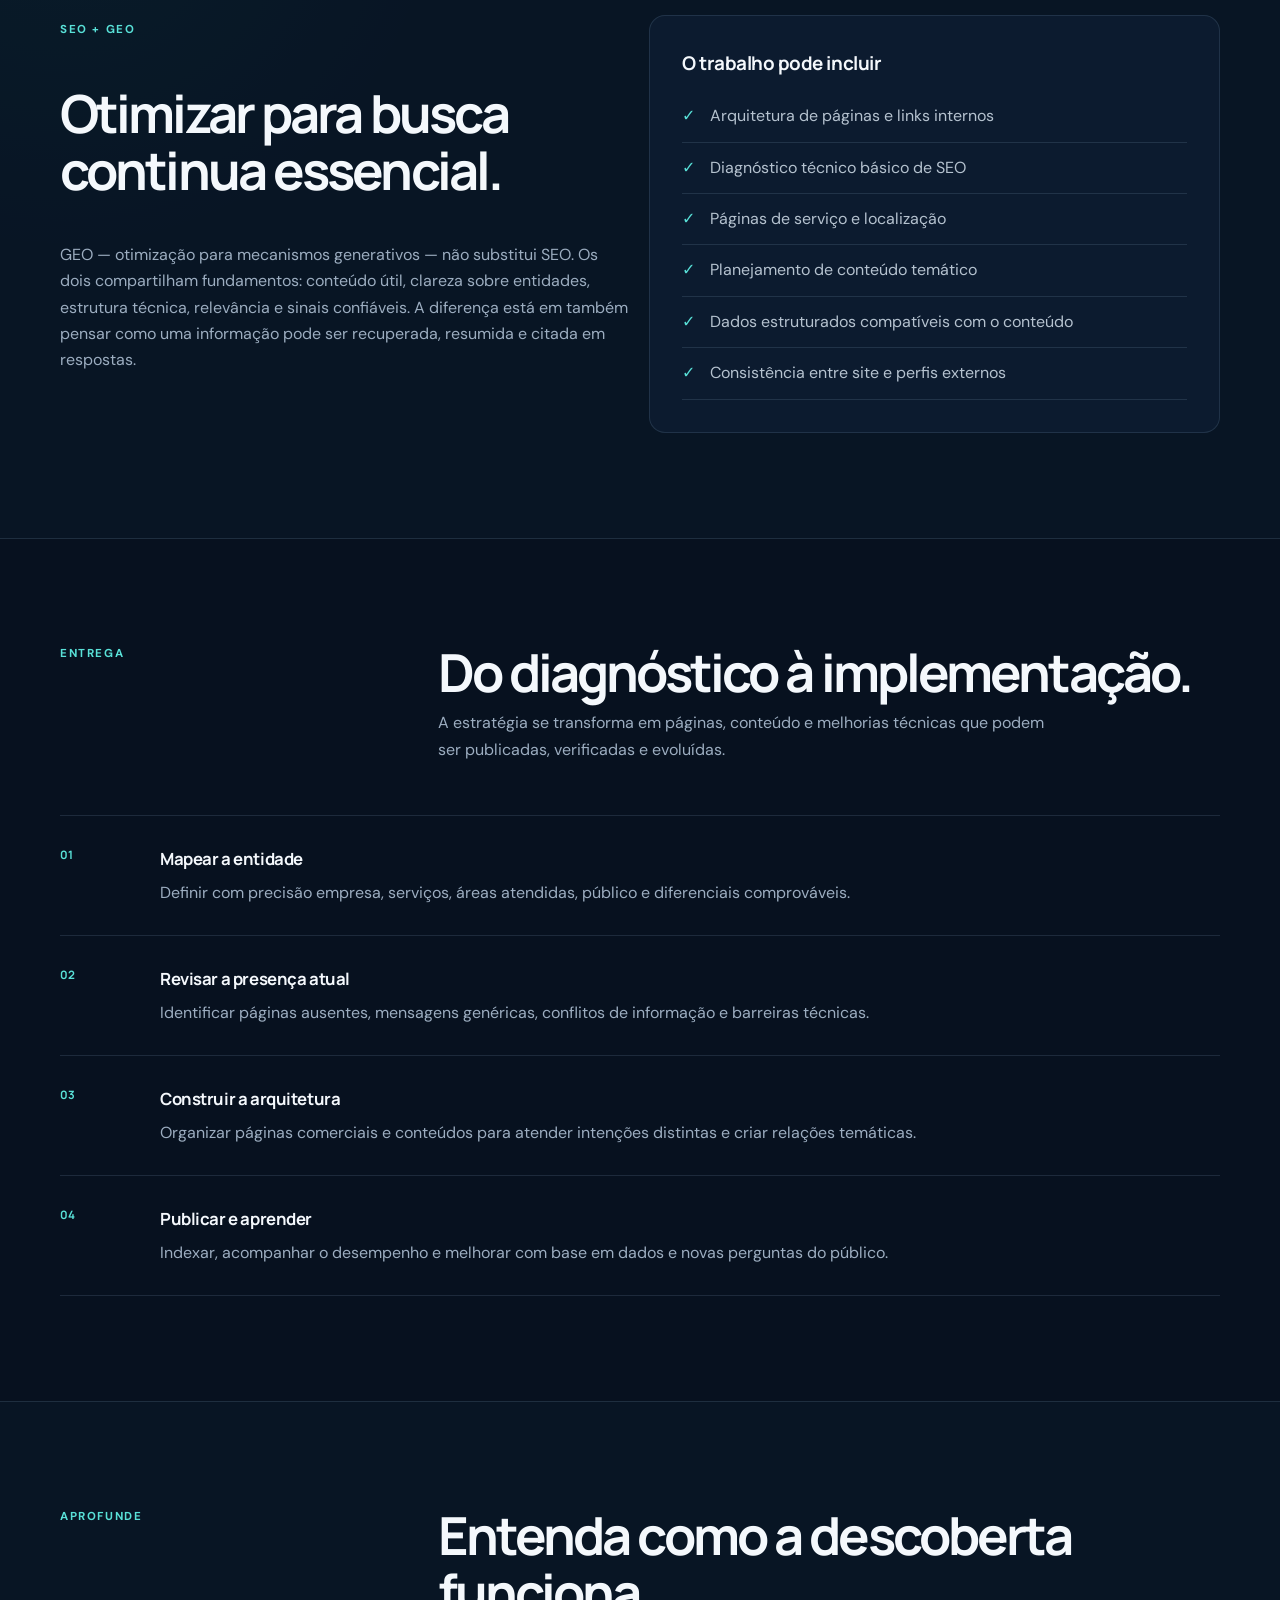
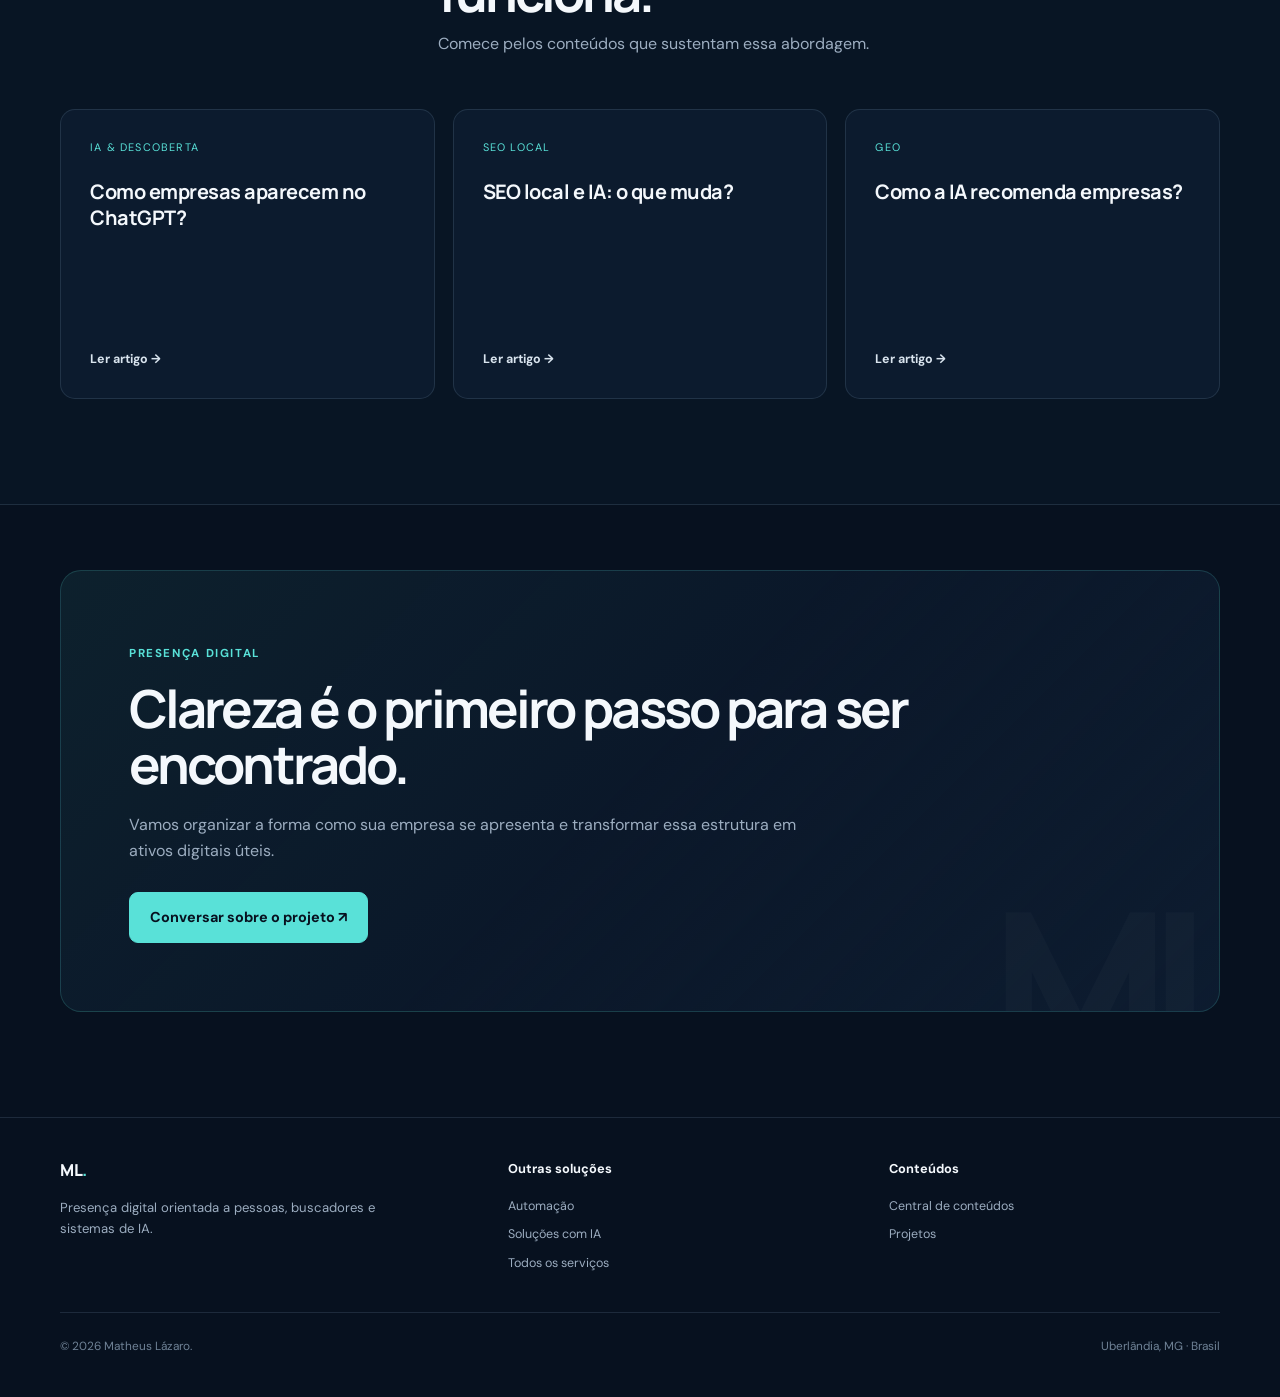
<file: presenca-digital-ia/index.html>
<!DOCTYPE html><html lang="pt-BR"><head><meta charset="UTF-8"><meta name="viewport" content="width=device-width,initial-scale=1.0">
<title>Presença Digital para Buscadores e IA | SEO e GEO</title><meta name="description" content="Estruture a presença digital da sua empresa para ser compreendida por clientes, buscadores e sistemas de inteligência artificial. SEO técnico, conteúdo e GEO."><link rel="canonical" href="https://matheuslazaro.dev/presenca-digital-ia/">
<meta property="og:type" content="website"><meta property="og:locale" content="pt_BR"><meta property="og:title" content="Presença Digital para Buscadores e IA"><meta property="og:description" content="Clareza, estrutura e evidências para uma presença digital mais compreensível."><meta property="og:url" content="https://matheuslazaro.dev/presenca-digital-ia/"><meta name="theme-color" content="#07111f">
<link rel="preconnect" href="https://fonts.googleapis.com"><link rel="preconnect" href="https://fonts.gstatic.com" crossorigin><link href="https://fonts.googleapis.com/css2?family=DM+Sans:wght@400;500;600;700&family=Manrope:wght@500;600;700;800&display=swap" rel="stylesheet"><link rel="stylesheet" href="/assets/styles.css">
<script type="application/ld+json">{"@context":"https://schema.org","@type":"Service","name":"Presença Digital para Buscadores e IA","description":"Estratégia e implementação de presença digital com SEO técnico, conteúdo estruturado e sinais de entidade.","provider":{"@type":"Person","name":"Matheus Henrique de Lázaro Silva","url":"https://matheuslazaro.dev/"},"areaServed":"BR","serviceType":["SEO técnico","Estratégia de conteúdo","GEO","Desenvolvimento web"],"url":"https://matheuslazaro.dev/presenca-digital-ia/"}</script>
</head><body><a class="skip-link" href="#conteudo">Pular para o conteúdo</a><div class="noise" aria-hidden="true"></div>
<header class="site-header"><nav class="container nav"><a class="brand" href="/">ML<span>.</span></a><button class="menu-btn" aria-label="Abrir menu" aria-expanded="false"><svg width="24" height="24" viewBox="0 0 24 24" fill="none" stroke="currentColor" stroke-width="1.8"><path d="M4 7h16M4 12h16M4 17h16"/></svg></button><div class="nav-links"><a href="/">Início</a><a href="/projetos/">Projetos</a><a href="/servicos/" aria-current="page">Serviços</a><a href="/conteudos/">Conteúdos</a><a class="nav-cta" href="https://www.linkedin.com/in/matheus-henrique-de-lazaro-silva/" target="_blank" rel="noopener noreferrer">Conversar no LinkedIn</a></div></nav></header>
<main id="conteudo"><header class="page-hero"><div class="container"><div class="breadcrumbs"><a href="/">Início</a><span>/</span><a href="/servicos/">Serviços</a><span>/</span>Presença digital e IA</div><div class="eyebrow">SEO, conteúdo e GEO</div><h1>Sua empresa precisa ser <span class="outline">fácil de compreender.</span></h1><p class="lead">Uma presença digital clara ajuda pessoas, mecanismos de busca e sistemas de IA a entender quem você é, onde atua, o que oferece e por que sua empresa é relevante.</p><div class="actions"><a class="btn btn-primary" href="https://www.linkedin.com/in/matheus-henrique-de-lazaro-silva/" target="_blank" rel="noopener noreferrer">Avaliar minha presença ↗</a><a class="btn" href="#fundamentos">Ver fundamentos</a></div></div></header>
<section id="fundamentos"><div class="container"><div class="section-head"><span class="kicker">Fundamentos</span><div><h2>Encontrabilidade nasce de consistência.</h2><p>Não existe um botão para “aparecer na IA”. Existe um conjunto de sinais técnicos, editoriais e externos que torna uma empresa mais clara e verificável no ambiente digital.</p></div></div><div class="grid-3">
<article class="panel"><h3>Base técnica</h3><p>Site rápido, acessível e rastreável, com URLs úteis, metadados próprios, sitemap, canonical e dados estruturados coerentes.</p></article><article class="panel"><h3>Conteúdo específico</h3><p>Páginas que respondem às dúvidas reais do público e explicam serviços, especialidades, localização e diferenciais sem linguagem vazia.</p></article><article class="panel"><h3>Entidade consistente</h3><p>Nome, atuação, localização e perfis profissionais apresentados de forma compatível entre site e outras fontes relevantes.</p></article><article class="panel"><h3>Autoridade temática</h3><p>Conteúdo aprofundado e conectado, demonstrando experiência em um conjunto coerente de assuntos.</p></article><article class="panel"><h3>Evidências externas</h3><p>Menções, perfis, avaliações e referências legítimas que ajudam a corroborar o que a empresa afirma sobre si.</p></article><article class="panel"><h3>Manutenção</h3><p>Informações atualizadas, correção de inconsistências e evolução do conteúdo a partir de buscas e necessidades observadas.</p></article>
</div></div></section>
<section class="surface-section"><div class="container grid-2"><div><span class="kicker">SEO + GEO</span><h2>Otimizar para busca continua essencial.</h2><p>GEO — otimização para mecanismos generativos — não substitui SEO. Os dois compartilham fundamentos: conteúdo útil, clareza sobre entidades, estrutura técnica, relevância e sinais confiáveis. A diferença está em também pensar como uma informação pode ser recuperada, resumida e citada em respostas.</p></div><div class="panel"><h3>O trabalho pode incluir</h3><ul class="ideal-list"><li>Arquitetura de páginas e links internos</li><li>Diagnóstico técnico básico de SEO</li><li>Páginas de serviço e localização</li><li>Planejamento de conteúdo temático</li><li>Dados estruturados compatíveis com o conteúdo</li><li>Consistência entre site e perfis externos</li></ul></div></div></section>
<section><div class="container"><div class="section-head"><span class="kicker">Entrega</span><div><h2>Do diagnóstico à implementação.</h2><p>A estratégia se transforma em páginas, conteúdo e melhorias técnicas que podem ser publicadas, verificadas e evoluídas.</p></div></div><div class="steps"><div class="step"><div><h3>Mapear a entidade</h3><p>Definir com precisão empresa, serviços, áreas atendidas, público e diferenciais comprováveis.</p></div></div><div class="step"><div><h3>Revisar a presença atual</h3><p>Identificar páginas ausentes, mensagens genéricas, conflitos de informação e barreiras técnicas.</p></div></div><div class="step"><div><h3>Construir a arquitetura</h3><p>Organizar páginas comerciais e conteúdos para atender intenções distintas e criar relações temáticas.</p></div></div><div class="step"><div><h3>Publicar e aprender</h3><p>Indexar, acompanhar o desempenho e melhorar com base em dados e novas perguntas do público.</p></div></div></div></div></section>
<section class="surface-section"><div class="container"><div class="section-head"><span class="kicker">Aprofunde</span><div><h2>Entenda como a descoberta funciona.</h2><p>Comece pelos conteúdos que sustentam essa abordagem.</p></div></div><div class="article-grid"><a class="article-card" href="/conteudos/como-empresas-aparecem-no-chatgpt/"><span class="meta">IA &amp; Descoberta</span><h3>Como empresas aparecem no ChatGPT?</h3><span class="read">Ler artigo →</span></a><a class="article-card" href="/conteudos/seo-local-e-ia/"><span class="meta">SEO Local</span><h3>SEO local e IA: o que muda?</h3><span class="read">Ler artigo →</span></a><a class="article-card" href="/conteudos/como-ia-recomenda-empresas/"><span class="meta">GEO</span><h3>Como a IA recomenda empresas?</h3><span class="read">Ler artigo →</span></a></div></div></section>
<section class="cta"><div class="container"><div class="cta-box"><span class="kicker">Presença digital</span><h2>Clareza é o primeiro passo para ser encontrado.</h2><p>Vamos organizar a forma como sua empresa se apresenta e transformar essa estrutura em ativos digitais úteis.</p><a class="btn btn-primary" href="https://www.linkedin.com/in/matheus-henrique-de-lazaro-silva/" target="_blank" rel="noopener noreferrer">Conversar sobre o projeto ↗</a></div></div></section></main>
<footer><div class="container"><div class="footer-main"><div><a class="brand" href="/">ML<span>.</span></a><p>Presença digital orientada a pessoas, buscadores e sistemas de IA.</p></div><div class="footer-col"><strong>Outras soluções</strong><a href="/automacao-uberlandia/">Automação</a><a href="/solucoes-ia/">Soluções com IA</a><a href="/servicos/">Todos os serviços</a></div><div class="footer-col"><strong>Conteúdos</strong><a href="/conteudos/">Central de conteúdos</a><a href="/projetos/">Projetos</a></div></div><div class="footer-bottom"><span>© <span data-year></span> Matheus Lázaro.</span><span>Uberlândia, MG · Brasil</span></div></div></footer><script src="/assets/script.js" defer></script></body></html>
</file>
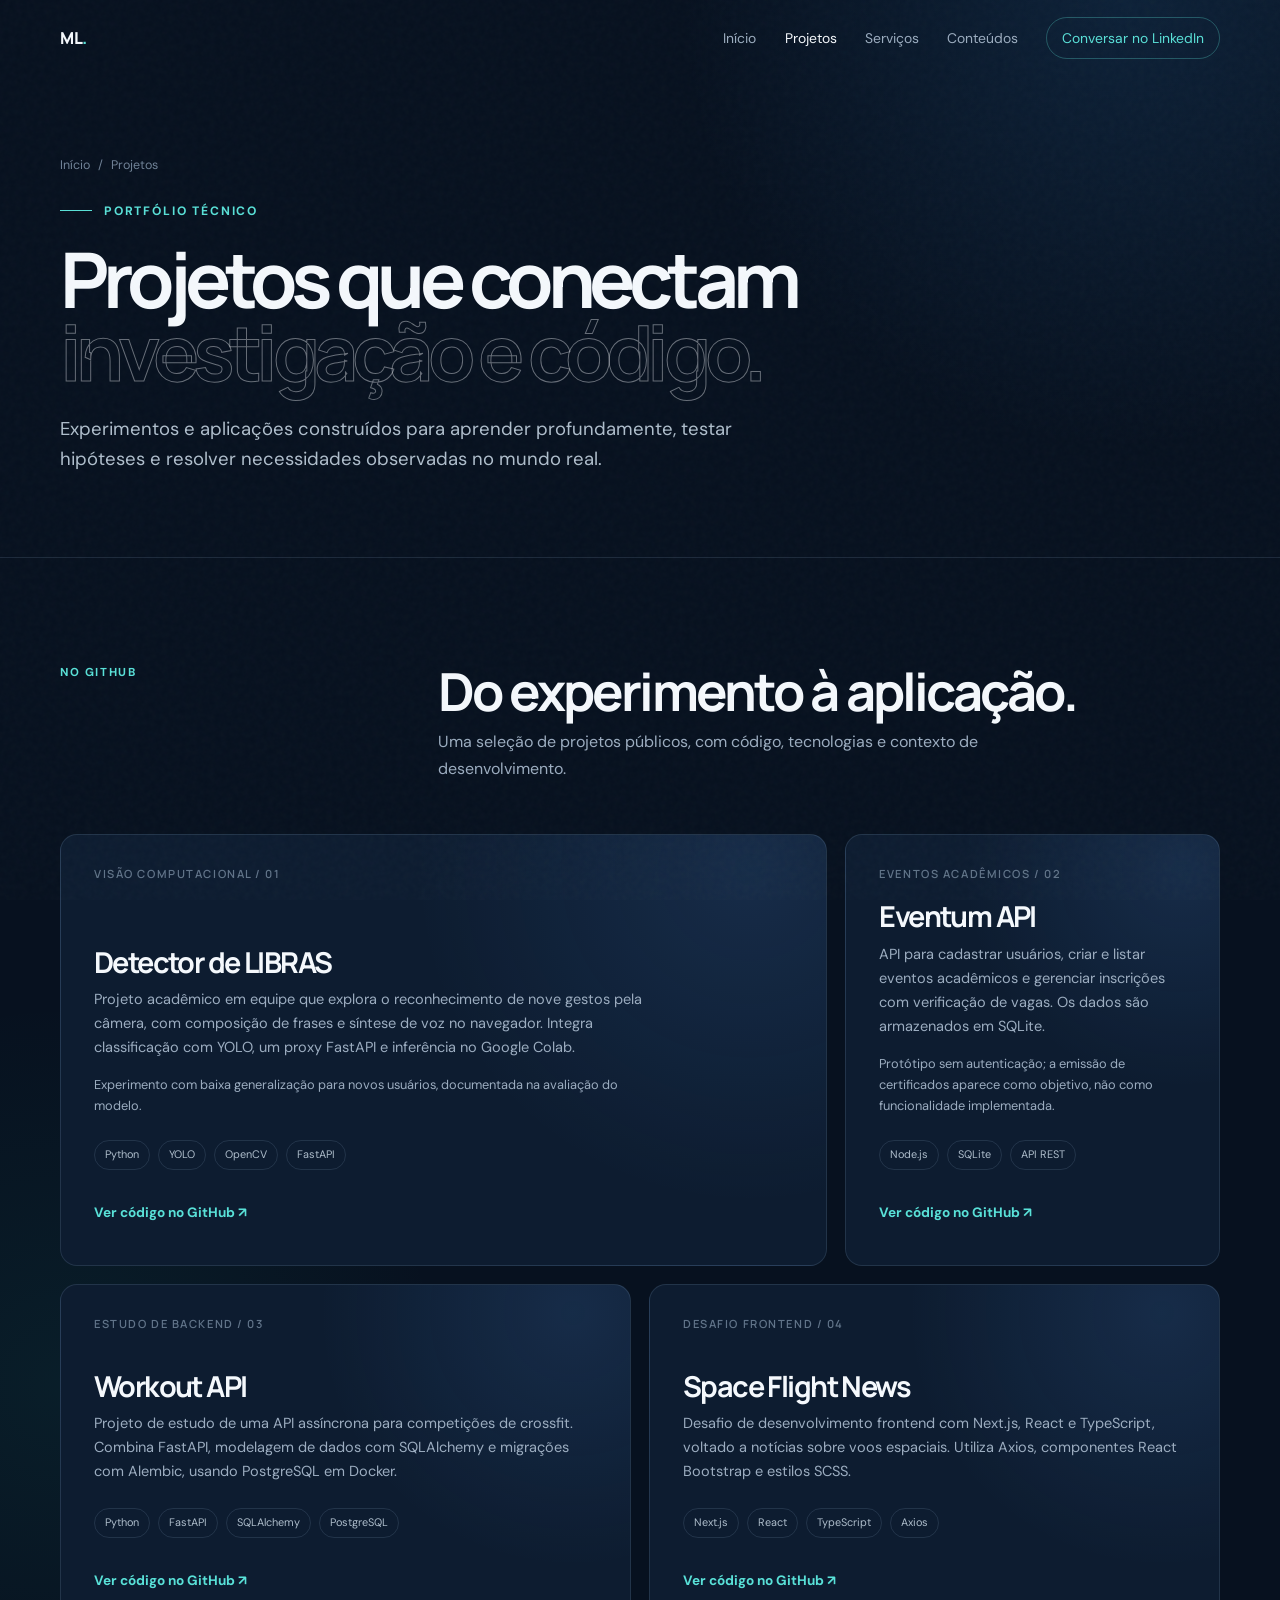
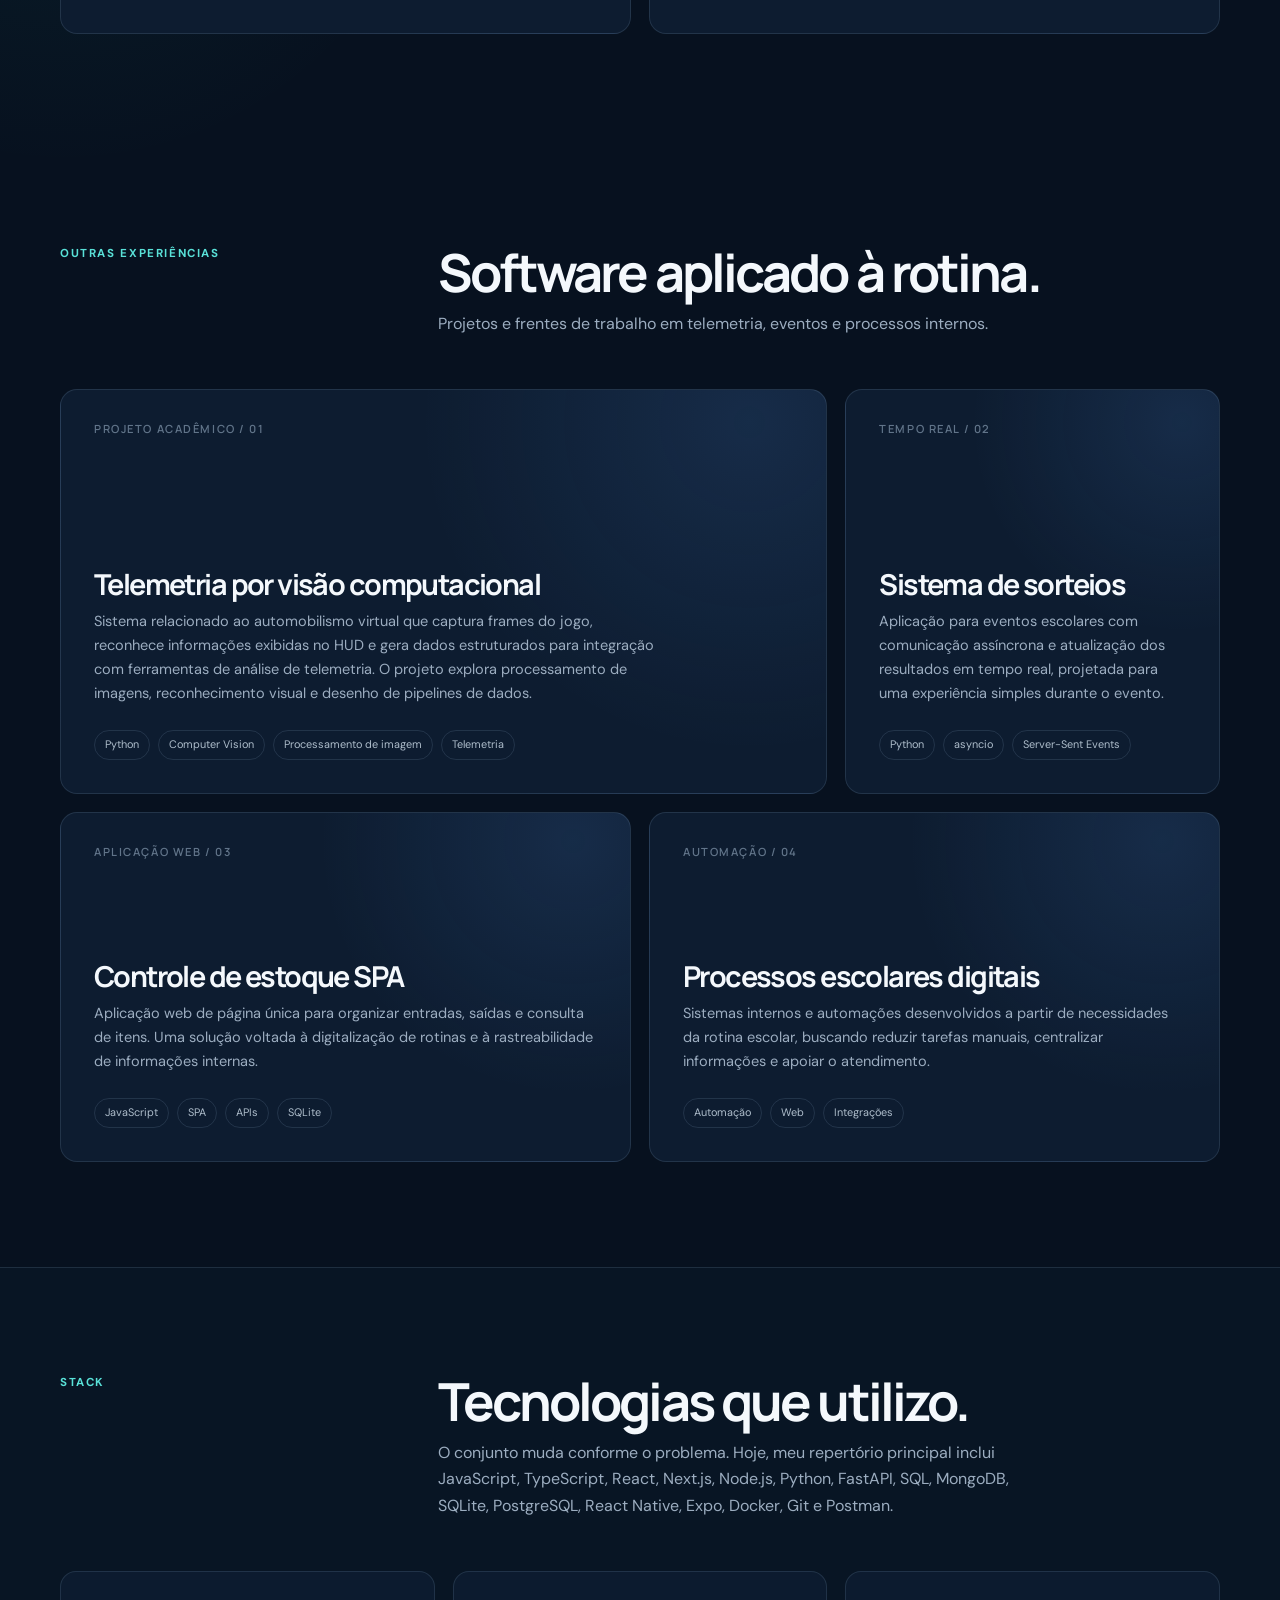
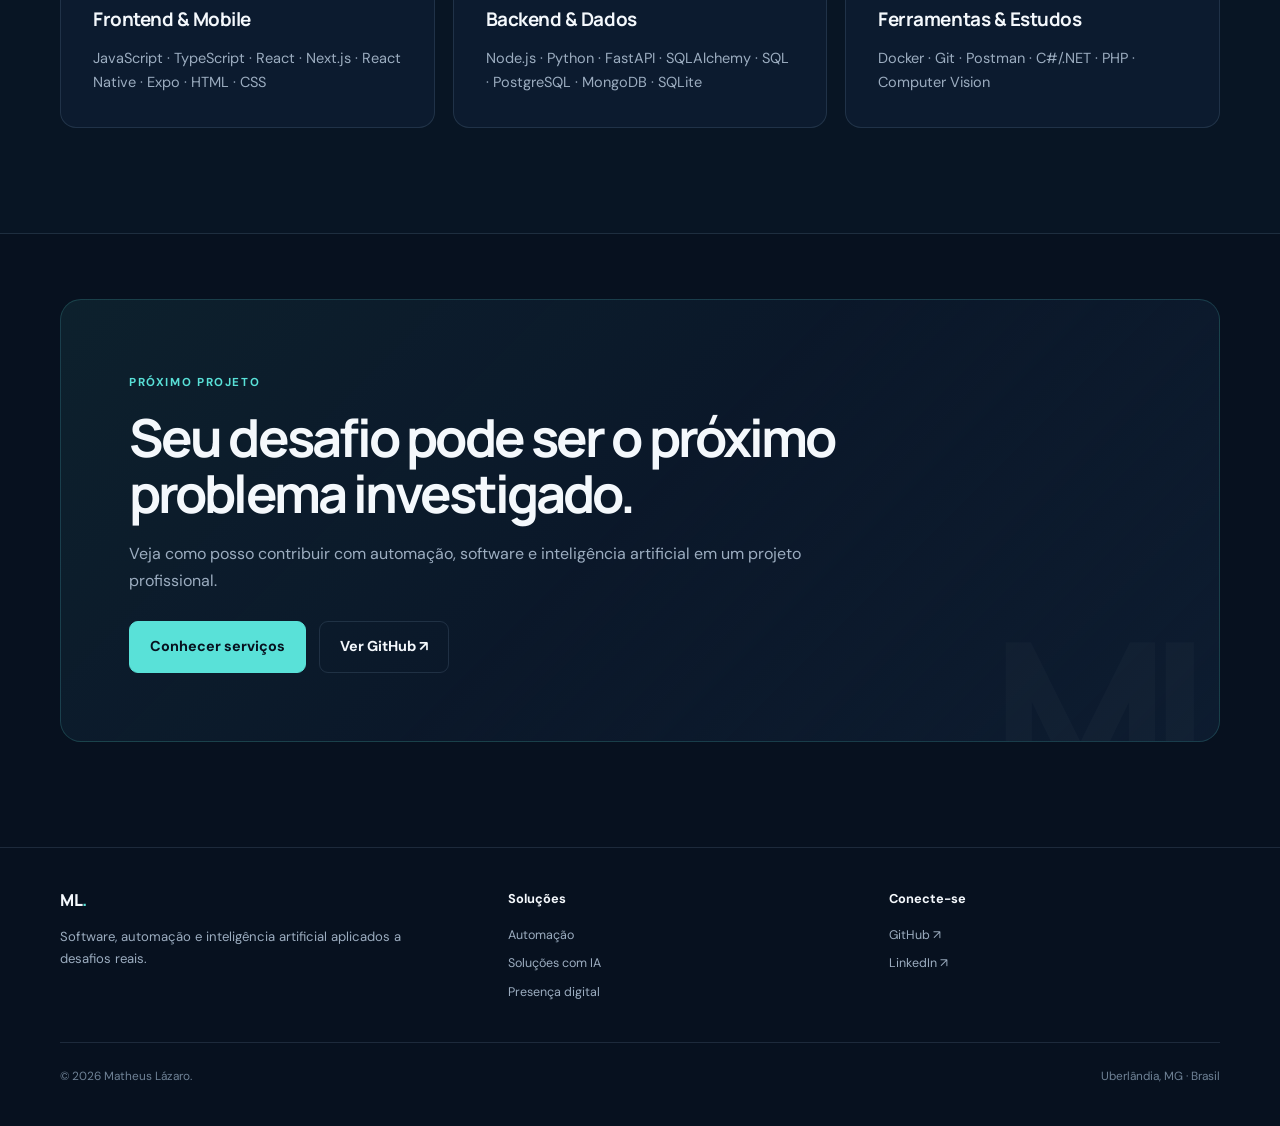
<file: projetos/index.html>
<!DOCTYPE html><html lang="pt-BR"><head>
<meta charset="UTF-8"><meta name="viewport" content="width=device-width,initial-scale=1.0">
<title>Projetos de Software, Automação e IA | Matheus Lázaro</title>
<meta name="description" content="Explore projetos de Matheus Lázaro: detector de LIBRAS, Eventum API, Workout API e frontend com Next.js. Veja tecnologias e código no GitHub.">
<link rel="canonical" href="https://matheuslazaro.dev/projetos/"><meta property="og:type" content="website"><meta property="og:locale" content="pt_BR"><meta property="og:title" content="Projetos | Matheus Lázaro"><meta property="og:description" content="Projetos de software, automação, IA e visão computacional."><meta property="og:url" content="https://matheuslazaro.dev/projetos/"><meta name="theme-color" content="#07111f">
<link rel="preconnect" href="https://fonts.googleapis.com"><link rel="preconnect" href="https://fonts.gstatic.com" crossorigin><link href="https://fonts.googleapis.com/css2?family=DM+Sans:wght@400;500;600;700&family=Manrope:wght@500;600;700;800&display=swap" rel="stylesheet"><link rel="stylesheet" href="/assets/styles.css">
<script type="application/ld+json">{"@context":"https://schema.org","@type":"CollectionPage","name":"Projetos de Matheus Lázaro","url":"https://matheuslazaro.dev/projetos/","description":"Projetos em desenvolvimento de software, automação, inteligência artificial e visão computacional.","author":{"@type":"Person","name":"Matheus Henrique de Lázaro Silva","url":"https://matheuslazaro.dev/"}}</script>
</head><body><a class="skip-link" href="#conteudo">Pular para o conteúdo</a><div class="noise" aria-hidden="true"></div>
<header class="site-header"><nav class="container nav" aria-label="Navegação principal"><a class="brand" href="/">ML<span>.</span></a><button class="menu-btn" aria-label="Abrir menu" aria-expanded="false"><svg width="24" height="24" viewBox="0 0 24 24" fill="none" stroke="currentColor" stroke-width="1.8"><path d="M4 7h16M4 12h16M4 17h16"/></svg></button><div class="nav-links"><a href="/">Início</a><a href="/projetos/" aria-current="page">Projetos</a><a href="/servicos/">Serviços</a><a href="/conteudos/">Conteúdos</a><a class="nav-cta" href="https://www.linkedin.com/in/matheus-henrique-de-lazaro-silva/" target="_blank" rel="noopener noreferrer">Conversar no LinkedIn</a></div></nav></header>
<main id="conteudo">
  <header class="page-hero"><div class="container"><div class="breadcrumbs"><a href="/">Início</a><span>/</span>Projetos</div><div class="eyebrow">Portfólio técnico</div><h1>Projetos que conectam <span class="outline">investigação e código.</span></h1><p class="lead">Experimentos e aplicações construídos para aprender profundamente, testar hipóteses e resolver necessidades observadas no mundo real.</p></div></header>
  <section><div class="container"><div class="section-head"><span class="kicker">No GitHub</span><div><h2>Do experimento à aplicação.</h2><p>Uma seleção de projetos públicos, com código, tecnologias e contexto de desenvolvimento.</p></div></div><div class="project-grid">
    <article class="project-card featured reveal"><span class="card-index">VISÃO COMPUTACIONAL / 01</span><div><h2>Detector de LIBRAS</h2><p>Projeto acadêmico em equipe que explora o reconhecimento de nove gestos pela câmera, com composição de frases e síntese de voz no navegador. Integra classificação com YOLO, um proxy FastAPI e inferência no Google Colab.</p><p class="project-note">Experimento com baixa generalização para novos usuários, documentada na avaliação do modelo.</p><div class="tags"><span class="tag">Python</span><span class="tag">YOLO</span><span class="tag">OpenCV</span><span class="tag">FastAPI</span></div><a class="project-link" href="https://github.com/Matheus-Hen/v2cyrino_processamento_de_imagem" target="_blank" rel="noopener noreferrer" aria-label="Ver repositório de Detector de LIBRAS no GitHub">Ver código no GitHub ↗</a></div></article>
    <article class="project-card compact reveal"><span class="card-index">EVENTOS ACADÊMICOS / 02</span><div><h2>Eventum API</h2><p>API para cadastrar usuários, criar e listar eventos acadêmicos e gerenciar inscrições com verificação de vagas. Os dados são armazenados em SQLite.</p><p class="project-note">Protótipo sem autenticação; a emissão de certificados aparece como objetivo, não como funcionalidade implementada.</p><div class="tags"><span class="tag">Node.js</span><span class="tag">SQLite</span><span class="tag">API REST</span></div><a class="project-link" href="https://github.com/Matheus-Hen/eventum" target="_blank" rel="noopener noreferrer" aria-label="Ver repositório de Eventum API no GitHub">Ver código no GitHub ↗</a></div></article>
    <article class="project-card reveal"><span class="card-index">ESTUDO DE BACKEND / 03</span><div><h2>Workout API</h2><p>Projeto de estudo de uma API assíncrona para competições de crossfit. Combina FastAPI, modelagem de dados com SQLAlchemy e migrações com Alembic, usando PostgreSQL em Docker.</p><div class="tags"><span class="tag">Python</span><span class="tag">FastAPI</span><span class="tag">SQLAlchemy</span><span class="tag">PostgreSQL</span></div><a class="project-link" href="https://github.com/Matheus-Hen/workout_api" target="_blank" rel="noopener noreferrer" aria-label="Ver repositório de Workout API no GitHub">Ver código no GitHub ↗</a></div></article>
    <article class="project-card reveal"><span class="card-index">DESAFIO FRONTEND / 04</span><div><h2>Space Flight News</h2><p>Desafio de desenvolvimento frontend com Next.js, React e TypeScript, voltado a notícias sobre voos espaciais. Utiliza Axios, componentes React Bootstrap e estilos SCSS.</p><div class="tags"><span class="tag">Next.js</span><span class="tag">React</span><span class="tag">TypeScript</span><span class="tag">Axios</span></div><a class="project-link" href="https://github.com/Matheus-Hen/Frontend-Challenge-Space-Flight-News" target="_blank" rel="noopener noreferrer" aria-label="Ver repositório de Space Flight News no GitHub">Ver código no GitHub ↗</a></div></article>
  </div></div></section>
  <section><div class="container"><div class="section-head"><span class="kicker">Outras experiências</span><div><h2>Software aplicado à rotina.</h2><p>Projetos e frentes de trabalho em telemetria, eventos e processos internos.</p></div></div><div class="project-grid">
    <article class="project-card featured reveal"><span class="card-index">PROJETO ACADÊMICO / 01</span><div><h2>Telemetria por visão computacional</h2><p>Sistema relacionado ao automobilismo virtual que captura frames do jogo, reconhece informações exibidas no HUD e gera dados estruturados para integração com ferramentas de análise de telemetria. O projeto explora processamento de imagens, reconhecimento visual e desenho de pipelines de dados.</p><div class="tags"><span class="tag">Python</span><span class="tag">Computer Vision</span><span class="tag">Processamento de imagem</span><span class="tag">Telemetria</span></div></div></article>
    <article class="project-card compact reveal"><span class="card-index">TEMPO REAL / 02</span><div><h2>Sistema de sorteios</h2><p>Aplicação para eventos escolares com comunicação assíncrona e atualização dos resultados em tempo real, projetada para uma experiência simples durante o evento.</p><div class="tags"><span class="tag">Python</span><span class="tag">asyncio</span><span class="tag">Server-Sent Events</span></div></div></article>
    <article class="project-card reveal"><span class="card-index">APLICAÇÃO WEB / 03</span><div><h2>Controle de estoque SPA</h2><p>Aplicação web de página única para organizar entradas, saídas e consulta de itens. Uma solução voltada à digitalização de rotinas e à rastreabilidade de informações internas.</p><div class="tags"><span class="tag">JavaScript</span><span class="tag">SPA</span><span class="tag">APIs</span><span class="tag">SQLite</span></div></div></article>
    <article class="project-card reveal"><span class="card-index">AUTOMAÇÃO / 04</span><div><h2>Processos escolares digitais</h2><p>Sistemas internos e automações desenvolvidos a partir de necessidades da rotina escolar, buscando reduzir tarefas manuais, centralizar informações e apoiar o atendimento.</p><div class="tags"><span class="tag">Automação</span><span class="tag">Web</span><span class="tag">Integrações</span></div></div></article>
  </div></div></section>
  <section class="surface-section"><div class="container"><div class="section-head reveal"><span class="kicker">Stack</span><div><h2>Tecnologias que utilizo.</h2><p>O conjunto muda conforme o problema. Hoje, meu repertório principal inclui JavaScript, TypeScript, React, Next.js, Node.js, Python, FastAPI, SQL, MongoDB, SQLite, PostgreSQL, React Native, Expo, Docker, Git e Postman.</p></div></div><div class="grid-3"><div class="panel"><h3>Frontend &amp; Mobile</h3><p>JavaScript · TypeScript · React · Next.js · React Native · Expo · HTML · CSS</p></div><div class="panel"><h3>Backend &amp; Dados</h3><p>Node.js · Python · FastAPI · SQLAlchemy · SQL · PostgreSQL · MongoDB · SQLite</p></div><div class="panel"><h3>Ferramentas &amp; Estudos</h3><p>Docker · Git · Postman · C#/.NET · PHP · Computer Vision</p></div></div></div></section>
  <section class="cta"><div class="container"><div class="cta-box reveal"><span class="kicker">Próximo projeto</span><h2>Seu desafio pode ser o próximo problema investigado.</h2><p>Veja como posso contribuir com automação, software e inteligência artificial em um projeto profissional.</p><div class="actions"><a class="btn btn-primary" href="/servicos/">Conhecer serviços</a><a class="btn" href="https://github.com/Matheus-Hen" target="_blank" rel="noopener noreferrer">Ver GitHub ↗</a></div></div></div></section>
</main>
<footer><div class="container"><div class="footer-main"><div><a class="brand" href="/">ML<span>.</span></a><p>Software, automação e inteligência artificial aplicados a desafios reais.</p></div><div class="footer-col"><strong>Soluções</strong><a href="/automacao-uberlandia/">Automação</a><a href="/solucoes-ia/">Soluções com IA</a><a href="/presenca-digital-ia/">Presença digital</a></div><div class="footer-col"><strong>Conecte-se</strong><a href="https://github.com/Matheus-Hen" target="_blank" rel="noopener noreferrer">GitHub ↗</a><a href="https://www.linkedin.com/in/matheus-henrique-de-lazaro-silva/" target="_blank" rel="noopener noreferrer">LinkedIn ↗</a></div></div><div class="footer-bottom"><span>© <span data-year></span> Matheus Lázaro.</span><span>Uberlândia, MG · Brasil</span></div></div></footer><script src="/assets/script.js" defer></script></body></html>
</file>
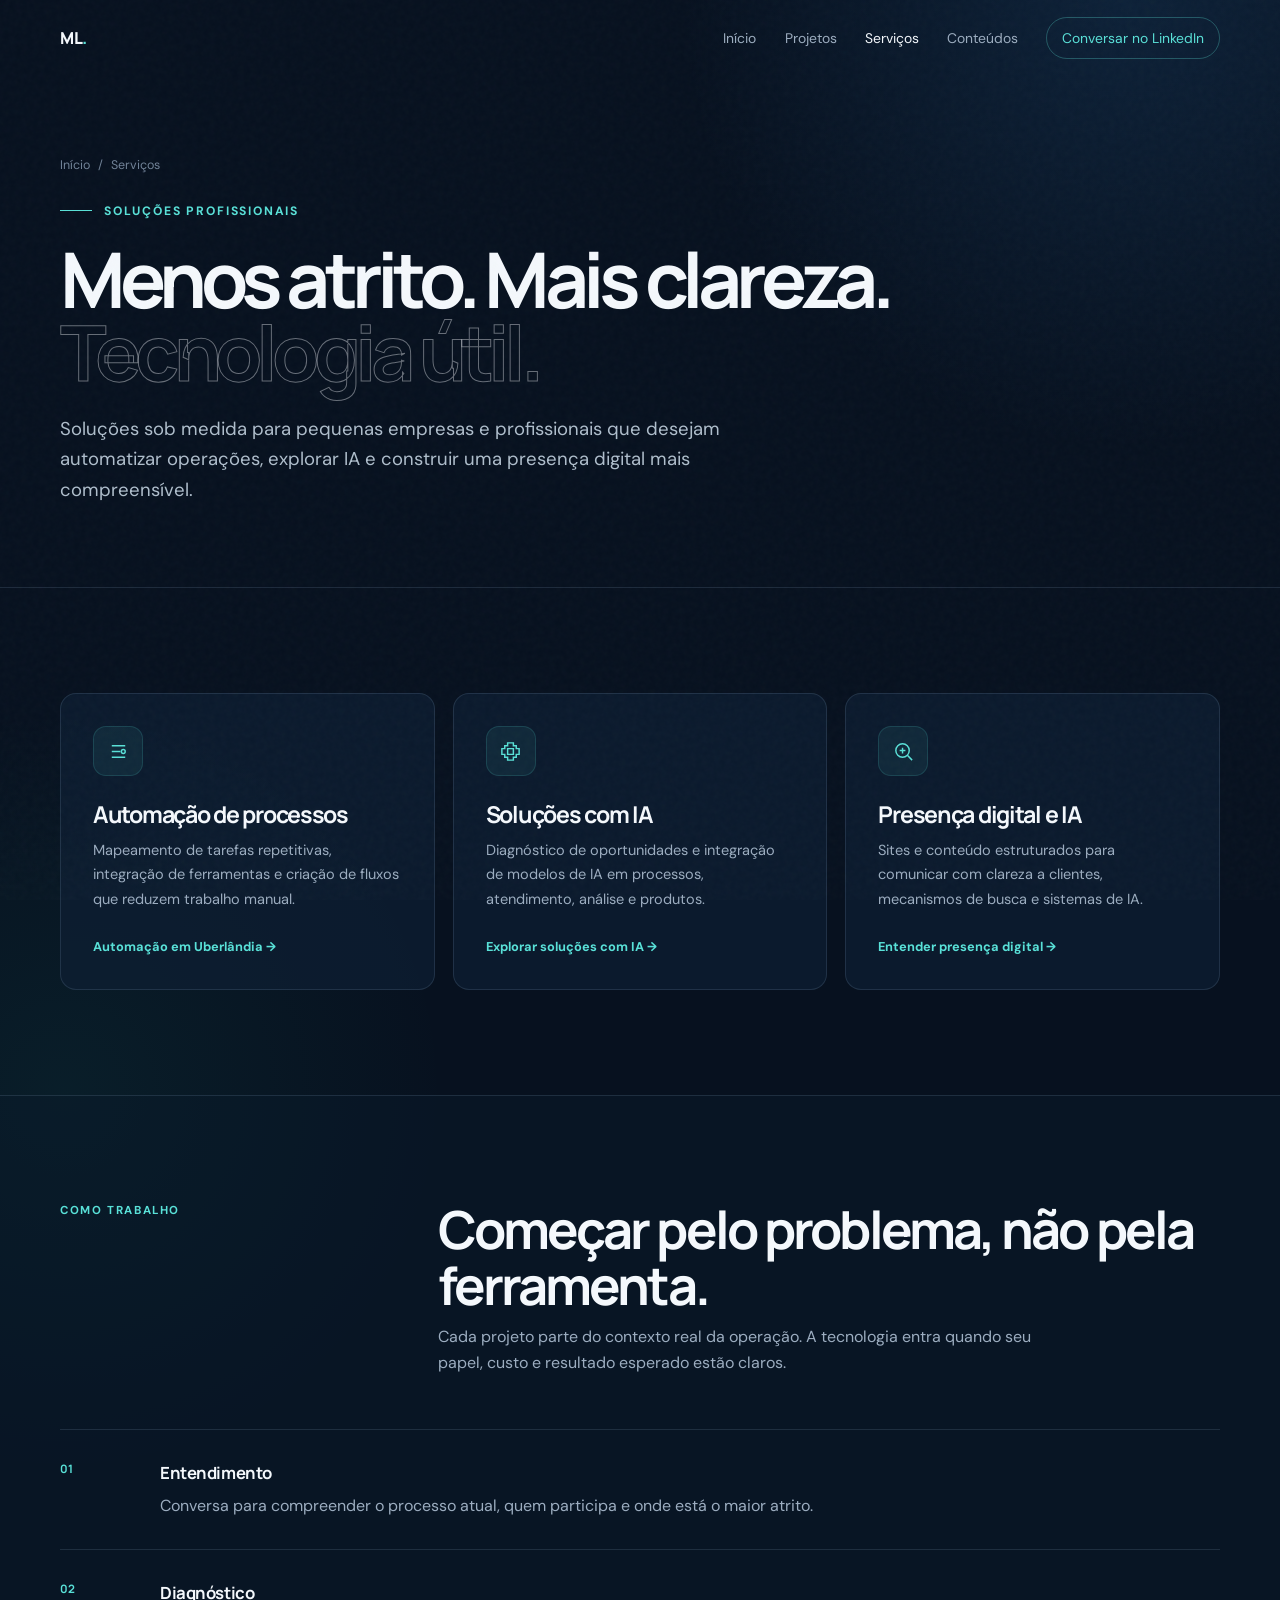
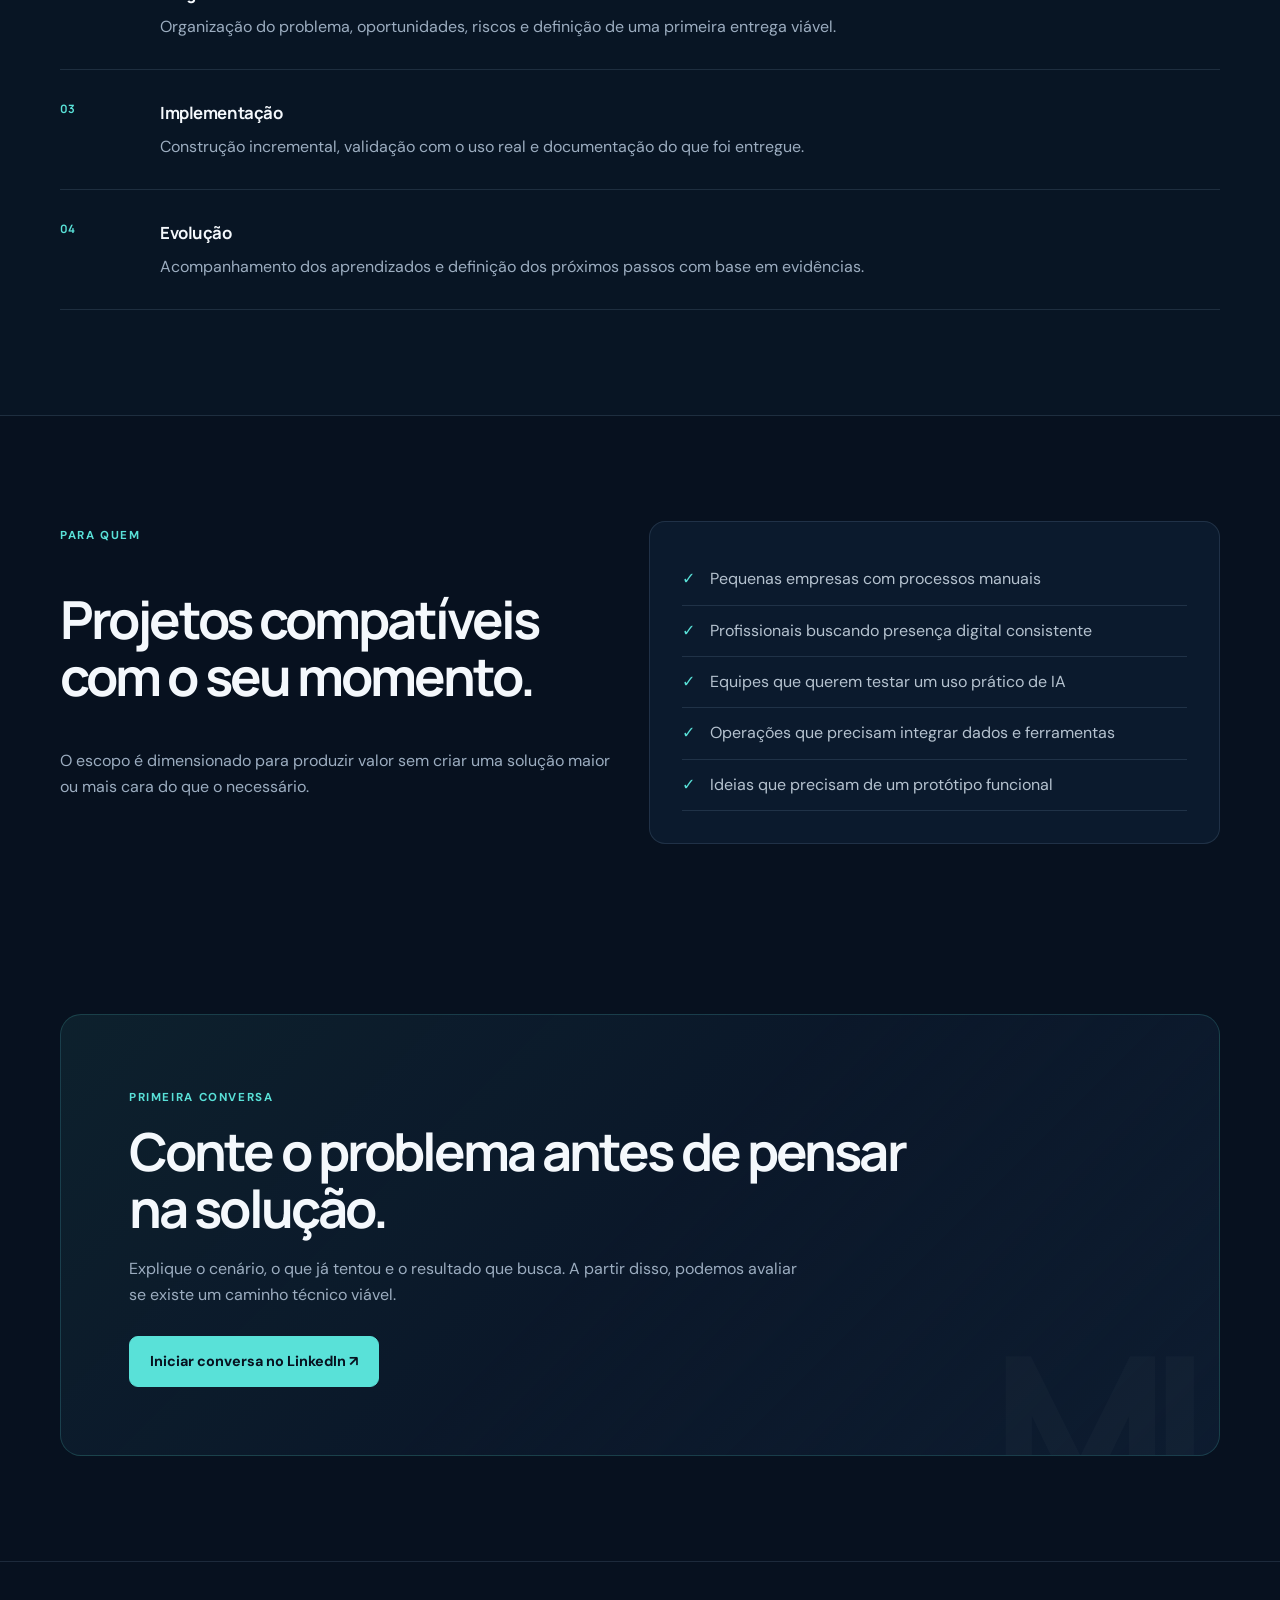
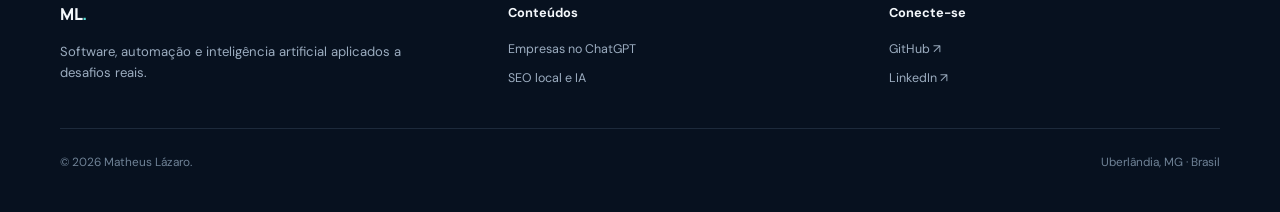
<file: servicos/index.html>
<!DOCTYPE html><html lang="pt-BR"><head>
<meta charset="UTF-8"><meta name="viewport" content="width=device-width,initial-scale=1.0">
<title>Serviços de Automação, IA e Presença Digital | Matheus Lázaro</title>
<meta name="description" content="Serviços de automação de processos, soluções com inteligência artificial e presença digital orientada a buscadores e assistentes de IA.">
<link rel="canonical" href="https://matheuslazaro.dev/servicos/"><meta property="og:type" content="website"><meta property="og:locale" content="pt_BR"><meta property="og:title" content="Serviços de tecnologia | Matheus Lázaro"><meta property="og:description" content="Automação, desenvolvimento e inteligência artificial com foco em problemas reais."><meta property="og:url" content="https://matheuslazaro.dev/servicos/"><meta name="theme-color" content="#07111f">
<link rel="preconnect" href="https://fonts.googleapis.com"><link rel="preconnect" href="https://fonts.gstatic.com" crossorigin><link href="https://fonts.googleapis.com/css2?family=DM+Sans:wght@400;500;600;700&family=Manrope:wght@500;600;700;800&display=swap" rel="stylesheet"><link rel="stylesheet" href="/assets/styles.css">
<script type="application/ld+json">{"@context":"https://schema.org","@type":"Service","name":"Serviços de tecnologia de Matheus Lázaro","provider":{"@type":"Person","name":"Matheus Henrique de Lázaro Silva","url":"https://matheuslazaro.dev/"},"areaServed":{"@type":"City","name":"Uberlândia"},"serviceType":["Automação de processos","Integração de inteligência artificial","Desenvolvimento web","Estratégia de presença digital"]}</script>
</head><body><a class="skip-link" href="#conteudo">Pular para o conteúdo</a><div class="noise" aria-hidden="true"></div>
<header class="site-header"><nav class="container nav"><a class="brand" href="/">ML<span>.</span></a><button class="menu-btn" aria-label="Abrir menu" aria-expanded="false"><svg width="24" height="24" viewBox="0 0 24 24" fill="none" stroke="currentColor" stroke-width="1.8"><path d="M4 7h16M4 12h16M4 17h16"/></svg></button><div class="nav-links"><a href="/">Início</a><a href="/projetos/">Projetos</a><a href="/servicos/" aria-current="page">Serviços</a><a href="/conteudos/">Conteúdos</a><a class="nav-cta" href="https://www.linkedin.com/in/matheus-henrique-de-lazaro-silva/" target="_blank" rel="noopener noreferrer">Conversar no LinkedIn</a></div></nav></header>
<main id="conteudo"><header class="page-hero"><div class="container"><div class="breadcrumbs"><a href="/">Início</a><span>/</span>Serviços</div><div class="eyebrow">Soluções profissionais</div><h1>Menos atrito. Mais clareza. <span class="outline">Tecnologia útil.</span></h1><p class="lead">Soluções sob medida para pequenas empresas e profissionais que desejam automatizar operações, explorar IA e construir uma presença digital mais compreensível.</p></div></header>
<section><div class="container"><div class="grid-3">
  <a class="panel service-card reveal" href="/automacao-uberlandia/"><div class="icon"><svg viewBox="0 0 24 24"><path d="M5 6h14M5 12h9M5 18h14"/><circle cx="17" cy="12" r="2"/></svg></div><h2 style="font-size:1.45rem;margin:0 0 12px">Automação de processos</h2><p>Mapeamento de tarefas repetitivas, integração de ferramentas e criação de fluxos que reduzem trabalho manual.</p><span class="link">Automação em Uberlândia →</span></a>
  <a class="panel service-card reveal" href="/solucoes-ia/"><div class="icon"><svg viewBox="0 0 24 24"><path d="M9 3h6v3h3v3h3v6h-3v3h-3v3H9v-3H6v-3H3V9h3V6h3V3Z"/><path d="M9 9h6v6H9z"/></svg></div><h2 style="font-size:1.45rem;margin:0 0 12px">Soluções com IA</h2><p>Diagnóstico de oportunidades e integração de modelos de IA em processos, atendimento, análise e produtos.</p><span class="link">Explorar soluções com IA →</span></a>
  <a class="panel service-card reveal" href="/presenca-digital-ia/"><div class="icon"><svg viewBox="0 0 24 24"><circle cx="11" cy="11" r="7"/><path d="m16 16 5 5M8 11h6M11 8v6"/></svg></div><h2 style="font-size:1.45rem;margin:0 0 12px">Presença digital e IA</h2><p>Sites e conteúdo estruturados para comunicar com clareza a clientes, mecanismos de busca e sistemas de IA.</p><span class="link">Entender presença digital →</span></a>
</div></div></section>
<section class="surface-section"><div class="container"><div class="section-head reveal"><span class="kicker">Como trabalho</span><div><h2>Começar pelo problema, não pela ferramenta.</h2><p>Cada projeto parte do contexto real da operação. A tecnologia entra quando seu papel, custo e resultado esperado estão claros.</p></div></div><div class="steps"><div class="step"><div><h3>Entendimento</h3><p>Conversa para compreender o processo atual, quem participa e onde está o maior atrito.</p></div></div><div class="step"><div><h3>Diagnóstico</h3><p>Organização do problema, oportunidades, riscos e definição de uma primeira entrega viável.</p></div></div><div class="step"><div><h3>Implementação</h3><p>Construção incremental, validação com o uso real e documentação do que foi entregue.</p></div></div><div class="step"><div><h3>Evolução</h3><p>Acompanhamento dos aprendizados e definição dos próximos passos com base em evidências.</p></div></div></div></div></section>
<section><div class="container grid-2"><div><span class="kicker">Para quem</span><h2>Projetos compatíveis com o seu momento.</h2><p>O escopo é dimensionado para produzir valor sem criar uma solução maior ou mais cara do que o necessário.</p></div><div class="panel"><ul class="ideal-list"><li>Pequenas empresas com processos manuais</li><li>Profissionais buscando presença digital consistente</li><li>Equipes que querem testar um uso prático de IA</li><li>Operações que precisam integrar dados e ferramentas</li><li>Ideias que precisam de um protótipo funcional</li></ul></div></div></section>
<section class="cta"><div class="container"><div class="cta-box reveal"><span class="kicker">Primeira conversa</span><h2>Conte o problema antes de pensar na solução.</h2><p>Explique o cenário, o que já tentou e o resultado que busca. A partir disso, podemos avaliar se existe um caminho técnico viável.</p><a class="btn btn-primary" href="https://www.linkedin.com/in/matheus-henrique-de-lazaro-silva/" target="_blank" rel="noopener noreferrer">Iniciar conversa no LinkedIn ↗</a></div></div></section></main>
<footer><div class="container"><div class="footer-main"><div><a class="brand" href="/">ML<span>.</span></a><p>Software, automação e inteligência artificial aplicados a desafios reais.</p></div><div class="footer-col"><strong>Conteúdos</strong><a href="/conteudos/como-empresas-aparecem-no-chatgpt/">Empresas no ChatGPT</a><a href="/conteudos/seo-local-e-ia/">SEO local e IA</a></div><div class="footer-col"><strong>Conecte-se</strong><a href="https://github.com/Matheus-Hen" target="_blank" rel="noopener noreferrer">GitHub ↗</a><a href="https://www.linkedin.com/in/matheus-henrique-de-lazaro-silva/" target="_blank" rel="noopener noreferrer">LinkedIn ↗</a></div></div><div class="footer-bottom"><span>© <span data-year></span> Matheus Lázaro.</span><span>Uberlândia, MG · Brasil</span></div></div></footer><script src="/assets/script.js" defer></script></body></html>
</file>
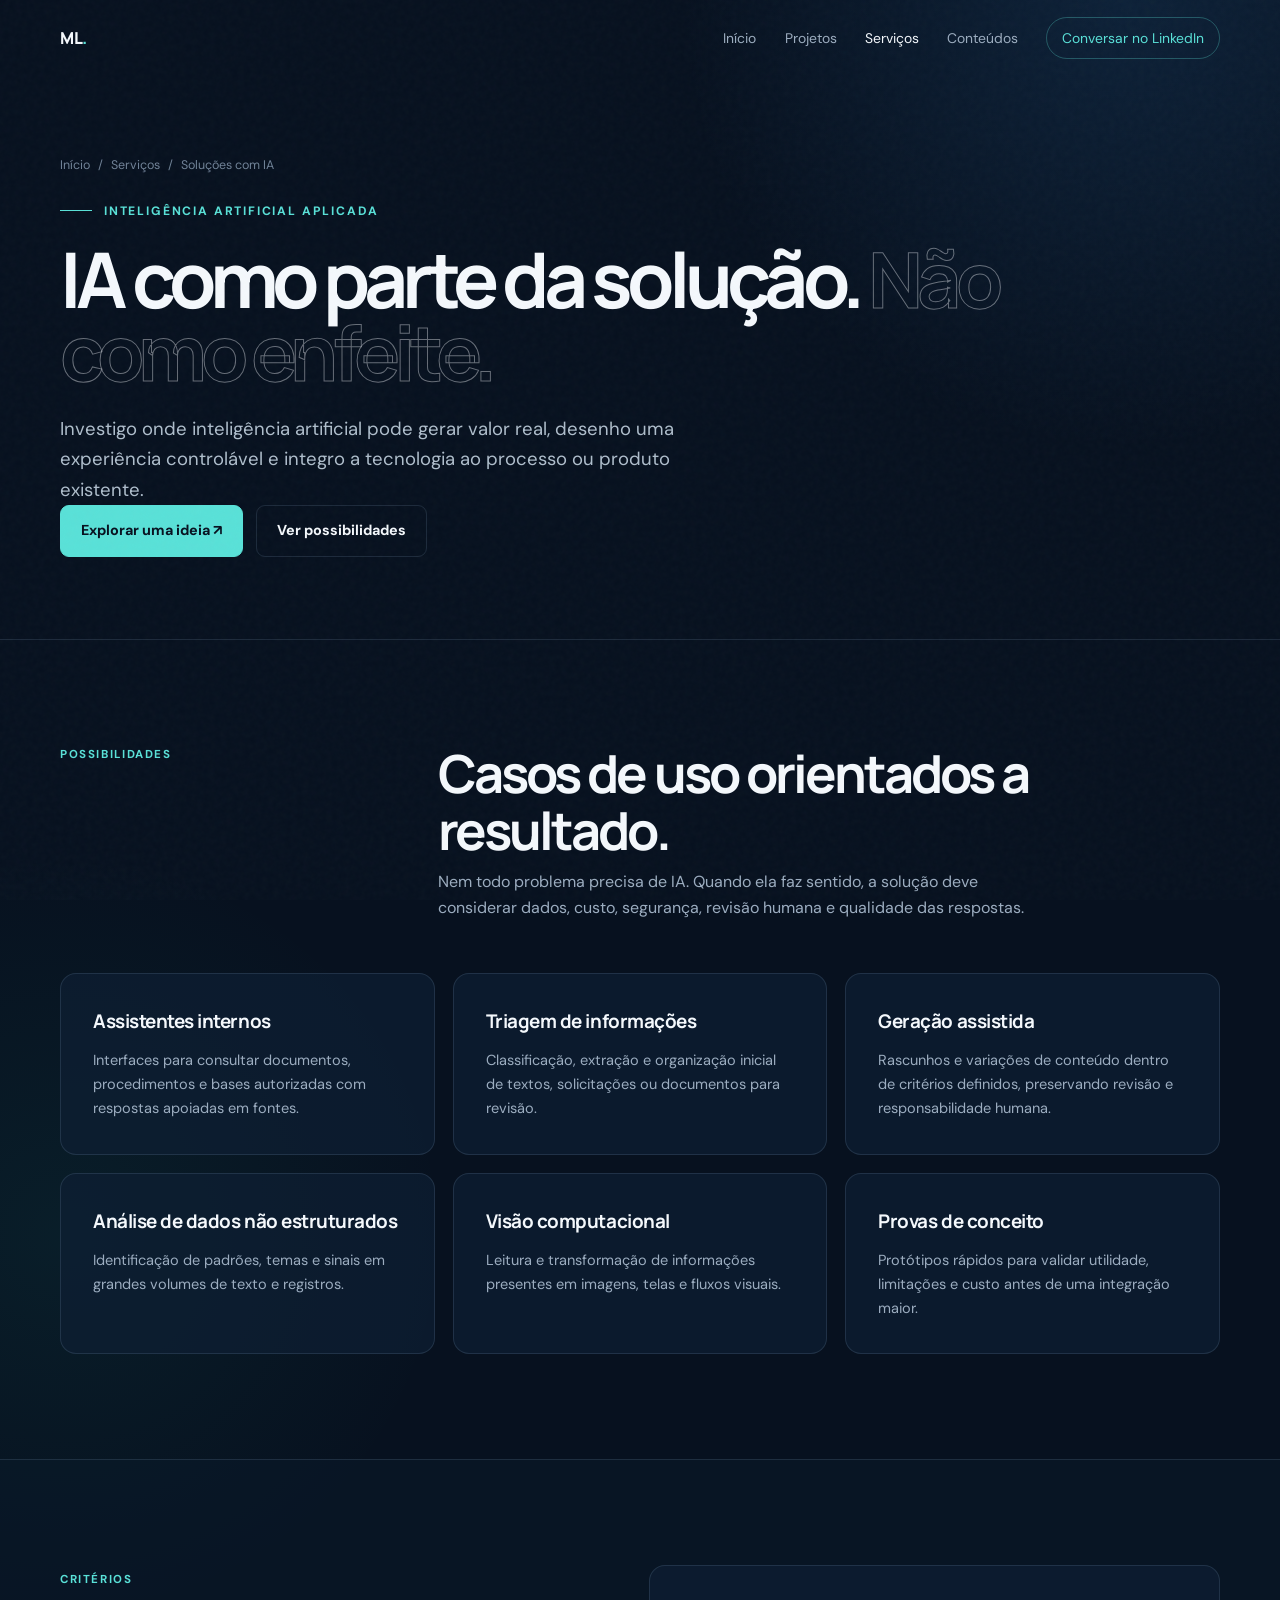
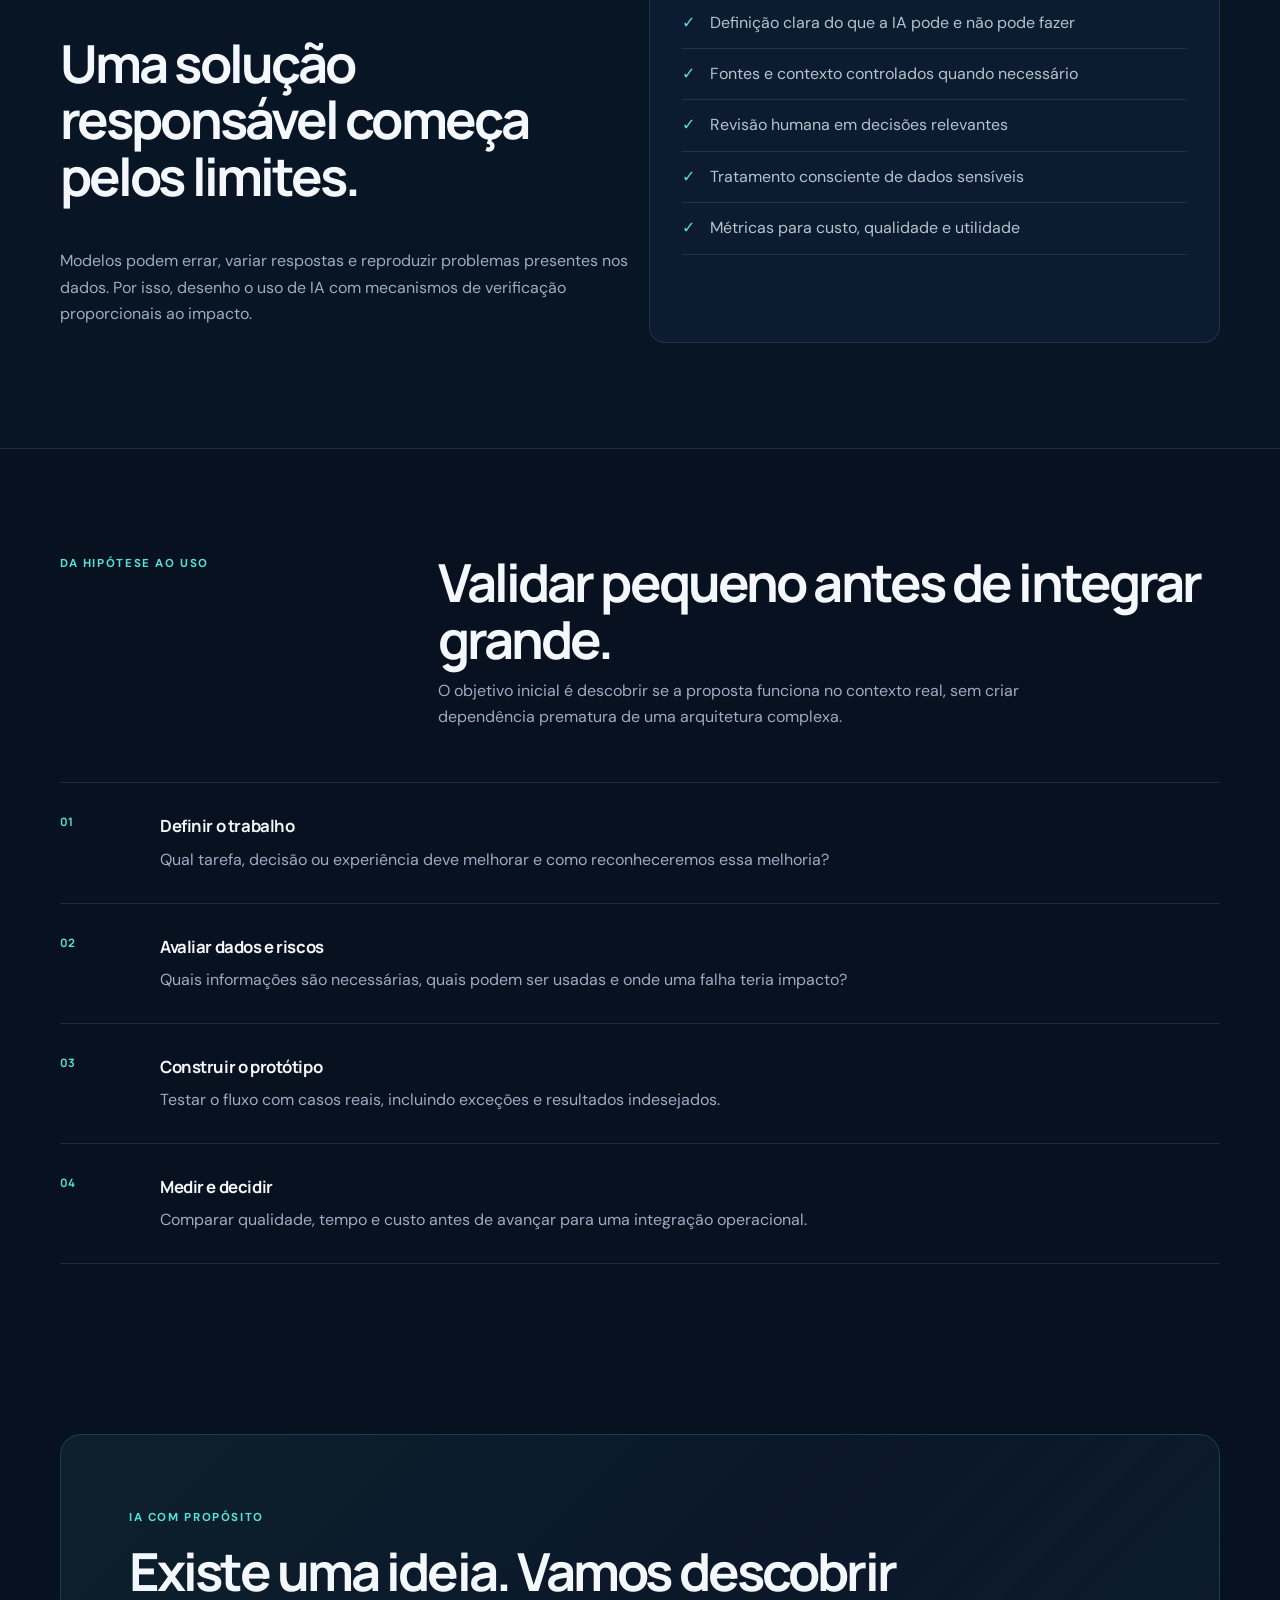
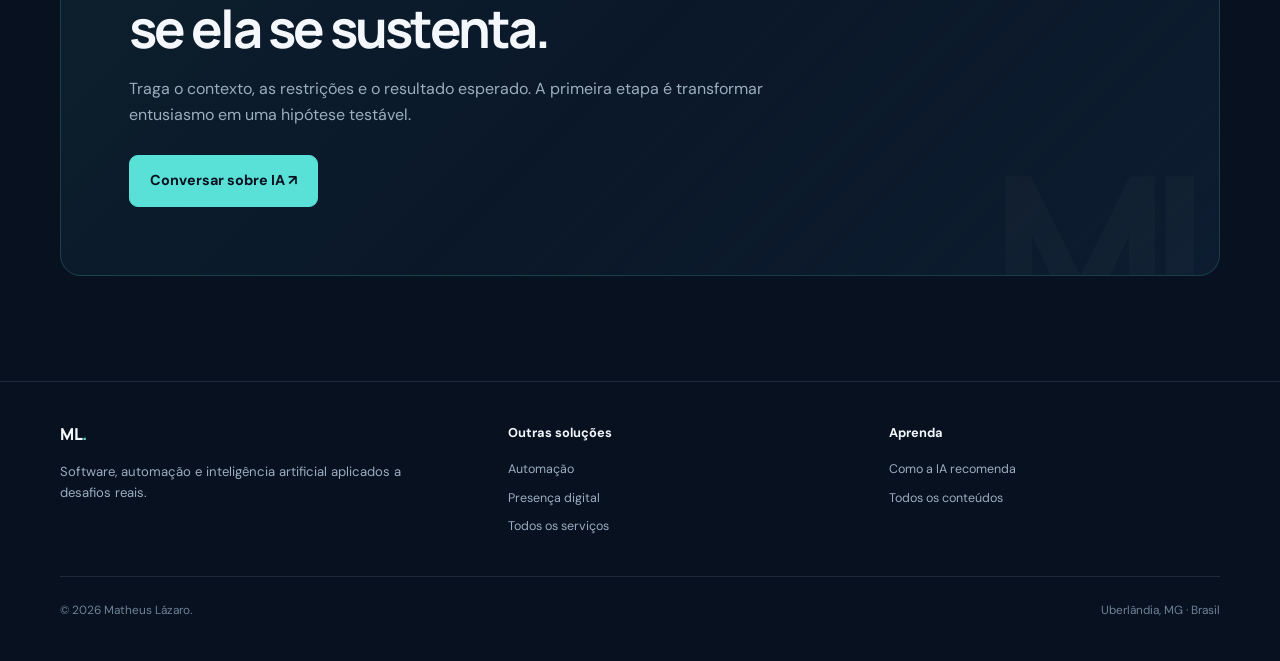
<file: solucoes-ia/index.html>
<!DOCTYPE html><html lang="pt-BR"><head><meta charset="UTF-8"><meta name="viewport" content="width=device-width,initial-scale=1.0">
<title>Soluções com Inteligência Artificial para Empresas | Matheus Lázaro</title><meta name="description" content="Soluções com IA para automatizar tarefas, organizar conhecimento, analisar informações e criar experiências digitais mais eficientes."><link rel="canonical" href="https://matheuslazaro.dev/solucoes-ia/">
<meta property="og:type" content="website"><meta property="og:locale" content="pt_BR"><meta property="og:title" content="Soluções com Inteligência Artificial"><meta property="og:description" content="IA aplicada com objetivo, contexto e integração ao processo real."><meta property="og:url" content="https://matheuslazaro.dev/solucoes-ia/"><meta name="theme-color" content="#07111f">
<link rel="preconnect" href="https://fonts.googleapis.com"><link rel="preconnect" href="https://fonts.gstatic.com" crossorigin><link href="https://fonts.googleapis.com/css2?family=DM+Sans:wght@400;500;600;700&family=Manrope:wght@500;600;700;800&display=swap" rel="stylesheet"><link rel="stylesheet" href="/assets/styles.css">
<script type="application/ld+json">{"@context":"https://schema.org","@type":"Service","name":"Soluções com Inteligência Artificial","description":"Diagnóstico, prototipação e integração de inteligência artificial em processos e produtos.","provider":{"@type":"Person","name":"Matheus Henrique de Lázaro Silva","url":"https://matheuslazaro.dev/"},"areaServed":"BR","serviceType":"Integração de inteligência artificial","url":"https://matheuslazaro.dev/solucoes-ia/"}</script>
</head><body><a class="skip-link" href="#conteudo">Pular para o conteúdo</a><div class="noise" aria-hidden="true"></div>
<header class="site-header"><nav class="container nav"><a class="brand" href="/">ML<span>.</span></a><button class="menu-btn" aria-label="Abrir menu" aria-expanded="false"><svg width="24" height="24" viewBox="0 0 24 24" fill="none" stroke="currentColor" stroke-width="1.8"><path d="M4 7h16M4 12h16M4 17h16"/></svg></button><div class="nav-links"><a href="/">Início</a><a href="/projetos/">Projetos</a><a href="/servicos/" aria-current="page">Serviços</a><a href="/conteudos/">Conteúdos</a><a class="nav-cta" href="https://www.linkedin.com/in/matheus-henrique-de-lazaro-silva/" target="_blank" rel="noopener noreferrer">Conversar no LinkedIn</a></div></nav></header>
<main id="conteudo"><header class="page-hero"><div class="container"><div class="breadcrumbs"><a href="/">Início</a><span>/</span><a href="/servicos/">Serviços</a><span>/</span>Soluções com IA</div><div class="eyebrow">Inteligência artificial aplicada</div><h1>IA como parte da solução. <span class="outline">Não como enfeite.</span></h1><p class="lead">Investigo onde inteligência artificial pode gerar valor real, desenho uma experiência controlável e integro a tecnologia ao processo ou produto existente.</p><div class="actions"><a class="btn btn-primary" href="https://www.linkedin.com/in/matheus-henrique-de-lazaro-silva/" target="_blank" rel="noopener noreferrer">Explorar uma ideia ↗</a><a class="btn" href="#possibilidades">Ver possibilidades</a></div></div></header>
<section id="possibilidades"><div class="container"><div class="section-head"><span class="kicker">Possibilidades</span><div><h2>Casos de uso orientados a resultado.</h2><p>Nem todo problema precisa de IA. Quando ela faz sentido, a solução deve considerar dados, custo, segurança, revisão humana e qualidade das respostas.</p></div></div><div class="grid-3">
<article class="panel"><h3>Assistentes internos</h3><p>Interfaces para consultar documentos, procedimentos e bases autorizadas com respostas apoiadas em fontes.</p></article><article class="panel"><h3>Triagem de informações</h3><p>Classificação, extração e organização inicial de textos, solicitações ou documentos para revisão.</p></article><article class="panel"><h3>Geração assistida</h3><p>Rascunhos e variações de conteúdo dentro de critérios definidos, preservando revisão e responsabilidade humana.</p></article><article class="panel"><h3>Análise de dados não estruturados</h3><p>Identificação de padrões, temas e sinais em grandes volumes de texto e registros.</p></article><article class="panel"><h3>Visão computacional</h3><p>Leitura e transformação de informações presentes em imagens, telas e fluxos visuais.</p></article><article class="panel"><h3>Provas de conceito</h3><p>Protótipos rápidos para validar utilidade, limitações e custo antes de uma integração maior.</p></article>
</div></div></section>
<section class="surface-section"><div class="container grid-2"><div><span class="kicker">Critérios</span><h2>Uma solução responsável começa pelos limites.</h2><p>Modelos podem errar, variar respostas e reproduzir problemas presentes nos dados. Por isso, desenho o uso de IA com mecanismos de verificação proporcionais ao impacto.</p></div><div class="panel"><ul class="ideal-list"><li>Definição clara do que a IA pode e não pode fazer</li><li>Fontes e contexto controlados quando necessário</li><li>Revisão humana em decisões relevantes</li><li>Tratamento consciente de dados sensíveis</li><li>Métricas para custo, qualidade e utilidade</li></ul></div></div></section>
<section><div class="container"><div class="section-head"><span class="kicker">Da hipótese ao uso</span><div><h2>Validar pequeno antes de integrar grande.</h2><p>O objetivo inicial é descobrir se a proposta funciona no contexto real, sem criar dependência prematura de uma arquitetura complexa.</p></div></div><div class="steps"><div class="step"><div><h3>Definir o trabalho</h3><p>Qual tarefa, decisão ou experiência deve melhorar e como reconheceremos essa melhoria?</p></div></div><div class="step"><div><h3>Avaliar dados e riscos</h3><p>Quais informações são necessárias, quais podem ser usadas e onde uma falha teria impacto?</p></div></div><div class="step"><div><h3>Construir o protótipo</h3><p>Testar o fluxo com casos reais, incluindo exceções e resultados indesejados.</p></div></div><div class="step"><div><h3>Medir e decidir</h3><p>Comparar qualidade, tempo e custo antes de avançar para uma integração operacional.</p></div></div></div></div></section>
<section class="cta"><div class="container"><div class="cta-box"><span class="kicker">IA com propósito</span><h2>Existe uma ideia. Vamos descobrir se ela se sustenta.</h2><p>Traga o contexto, as restrições e o resultado esperado. A primeira etapa é transformar entusiasmo em uma hipótese testável.</p><a class="btn btn-primary" href="https://www.linkedin.com/in/matheus-henrique-de-lazaro-silva/" target="_blank" rel="noopener noreferrer">Conversar sobre IA ↗</a></div></div></section></main>
<footer><div class="container"><div class="footer-main"><div><a class="brand" href="/">ML<span>.</span></a><p>Software, automação e inteligência artificial aplicados a desafios reais.</p></div><div class="footer-col"><strong>Outras soluções</strong><a href="/automacao-uberlandia/">Automação</a><a href="/presenca-digital-ia/">Presença digital</a><a href="/servicos/">Todos os serviços</a></div><div class="footer-col"><strong>Aprenda</strong><a href="/conteudos/como-ia-recomenda-empresas/">Como a IA recomenda</a><a href="/conteudos/">Todos os conteúdos</a></div></div><div class="footer-bottom"><span>© <span data-year></span> Matheus Lázaro.</span><span>Uberlândia, MG · Brasil</span></div></div></footer><script src="/assets/script.js" defer></script></body></html>
</file>
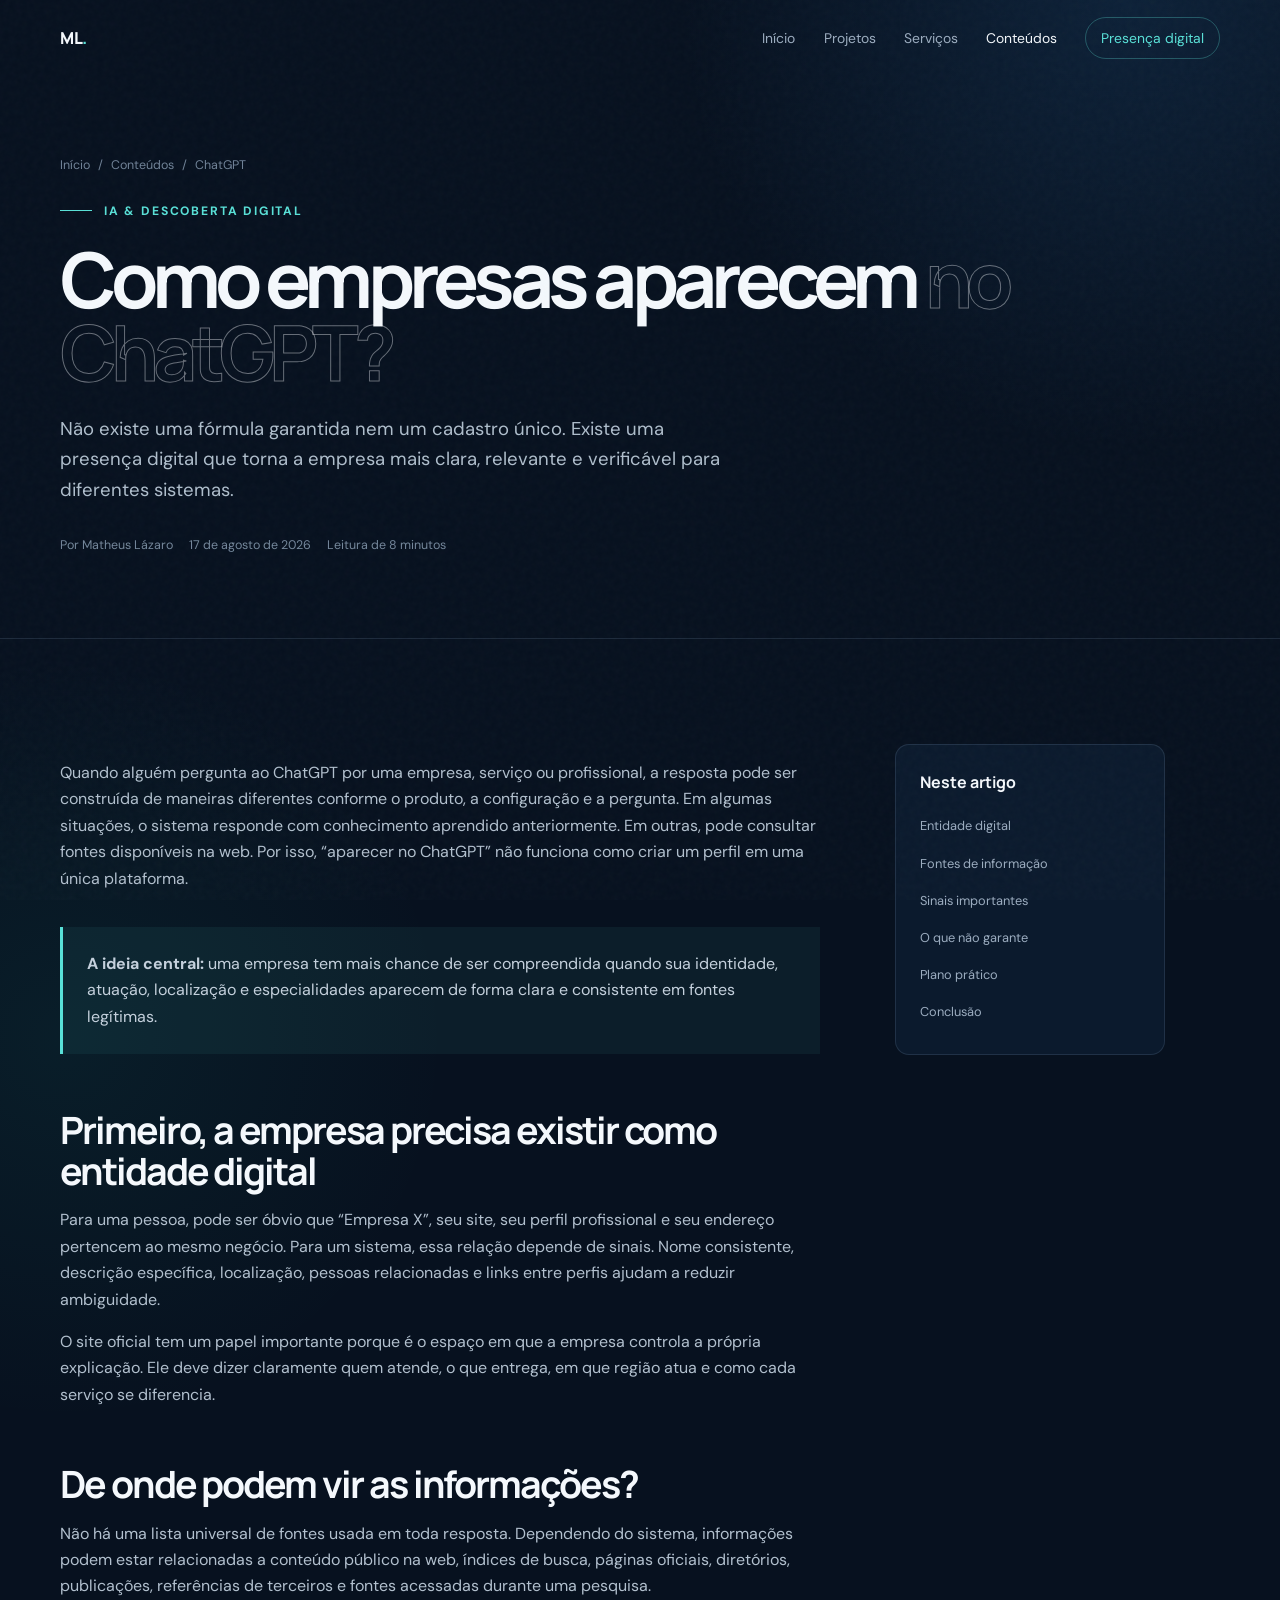
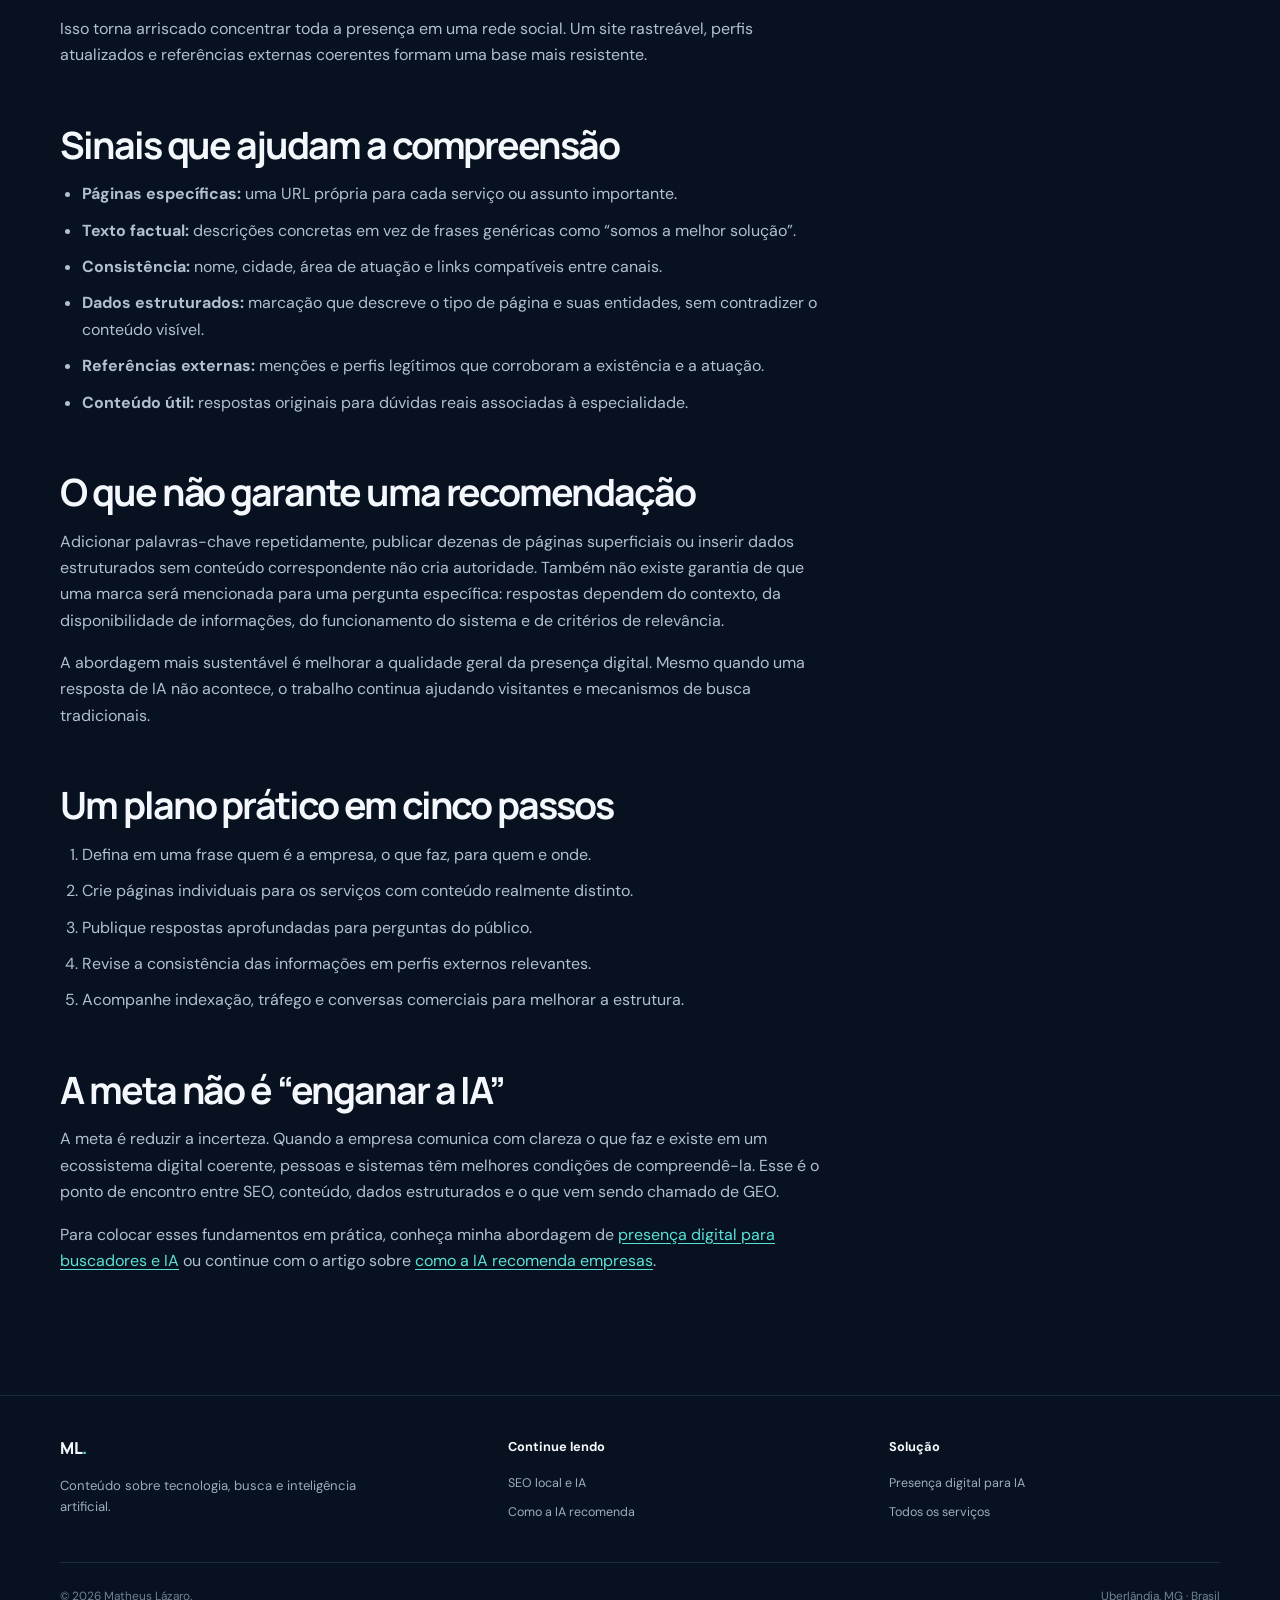
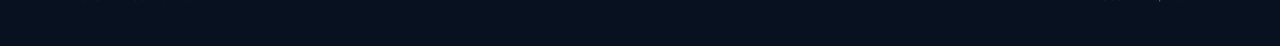
<file: conteudos/como-empresas-aparecem-no-chatgpt/index.html>
<!DOCTYPE html><html lang="pt-BR"><head><meta charset="UTF-8"><meta name="viewport" content="width=device-width,initial-scale=1.0">
<title>Como Empresas Aparecem no ChatGPT? Guia de Presença Digital</title><meta name="description" content="Entenda como empresas podem ser encontradas e mencionadas no ChatGPT e quais sinais de presença digital ajudam sistemas de IA a compreendê-las."><link rel="canonical" href="https://matheuslazaro.dev/conteudos/como-empresas-aparecem-no-chatgpt/">
<meta property="og:type" content="article"><meta property="og:locale" content="pt_BR"><meta property="og:title" content="Como empresas aparecem no ChatGPT?"><meta property="og:description" content="Os sinais digitais que ajudam assistentes de IA a compreender empresas."><meta property="og:url" content="https://matheuslazaro.dev/conteudos/como-empresas-aparecem-no-chatgpt/"><meta name="theme-color" content="#07111f">
<link rel="preconnect" href="https://fonts.googleapis.com"><link rel="preconnect" href="https://fonts.gstatic.com" crossorigin><link href="https://fonts.googleapis.com/css2?family=DM+Sans:wght@400;500;600;700&family=Manrope:wght@500;600;700;800&display=swap" rel="stylesheet"><link rel="stylesheet" href="/assets/styles.css">
<script type="application/ld+json">{"@context":"https://schema.org","@type":"Article","headline":"Como empresas aparecem no ChatGPT?","description":"Como a presença digital ajuda sistemas de IA a compreender e mencionar empresas.","datePublished":"2026-08-17","dateModified":"2026-08-17","inLanguage":"pt-BR","mainEntityOfPage":"https://matheuslazaro.dev/conteudos/como-empresas-aparecem-no-chatgpt/","author":{"@type":"Person","name":"Matheus Henrique de Lázaro Silva","url":"https://matheuslazaro.dev/"},"publisher":{"@type":"Person","name":"Matheus Henrique de Lázaro Silva"}}</script>
</head><body><a class="skip-link" href="#artigo">Pular para o artigo</a><div class="noise" aria-hidden="true"></div><header class="site-header"><nav class="container nav"><a class="brand" href="/">ML<span>.</span></a><button class="menu-btn" aria-label="Abrir menu" aria-expanded="false"><svg width="24" height="24" viewBox="0 0 24 24" fill="none" stroke="currentColor" stroke-width="1.8"><path d="M4 7h16M4 12h16M4 17h16"/></svg></button><div class="nav-links"><a href="/">Início</a><a href="/projetos/">Projetos</a><a href="/servicos/">Serviços</a><a href="/conteudos/" aria-current="page">Conteúdos</a><a class="nav-cta" href="/presenca-digital-ia/">Presença digital</a></div></nav></header>
<main id="artigo"><header class="page-hero"><div class="container"><div class="breadcrumbs"><a href="/">Início</a><span>/</span><a href="/conteudos/">Conteúdos</a><span>/</span>ChatGPT</div><div class="eyebrow">IA &amp; descoberta digital</div><h1>Como empresas aparecem <span class="outline">no ChatGPT?</span></h1><p class="lead">Não existe uma fórmula garantida nem um cadastro único. Existe uma presença digital que torna a empresa mais clara, relevante e verificável para diferentes sistemas.</p><div class="article-meta"><span>Por Matheus Lázaro</span><time datetime="2026-08-17">17 de agosto de 2026</time><span>Leitura de 8 minutos</span></div></div></header>
<section><div class="container article-layout"><article class="article-body">
<p>Quando alguém pergunta ao ChatGPT por uma empresa, serviço ou profissional, a resposta pode ser construída de maneiras diferentes conforme o produto, a configuração e a pergunta. Em algumas situações, o sistema responde com conhecimento aprendido anteriormente. Em outras, pode consultar fontes disponíveis na web. Por isso, “aparecer no ChatGPT” não funciona como criar um perfil em uma única plataforma.</p>
<div class="callout"><p><strong>A ideia central:</strong> uma empresa tem mais chance de ser compreendida quando sua identidade, atuação, localização e especialidades aparecem de forma clara e consistente em fontes legítimas.</p></div>
<h2 id="entidade">Primeiro, a empresa precisa existir como entidade digital</h2><p>Para uma pessoa, pode ser óbvio que “Empresa X”, seu site, seu perfil profissional e seu endereço pertencem ao mesmo negócio. Para um sistema, essa relação depende de sinais. Nome consistente, descrição específica, localização, pessoas relacionadas e links entre perfis ajudam a reduzir ambiguidade.</p><p>O site oficial tem um papel importante porque é o espaço em que a empresa controla a própria explicação. Ele deve dizer claramente quem atende, o que entrega, em que região atua e como cada serviço se diferencia.</p>
<h2 id="fontes">De onde podem vir as informações?</h2><p>Não há uma lista universal de fontes usada em toda resposta. Dependendo do sistema, informações podem estar relacionadas a conteúdo público na web, índices de busca, páginas oficiais, diretórios, publicações, referências de terceiros e fontes acessadas durante uma pesquisa.</p><p>Isso torna arriscado concentrar toda a presença em uma rede social. Um site rastreável, perfis atualizados e referências externas coerentes formam uma base mais resistente.</p>
<h2 id="sinais">Sinais que ajudam a compreensão</h2><ul><li><strong>Páginas específicas:</strong> uma URL própria para cada serviço ou assunto importante.</li><li><strong>Texto factual:</strong> descrições concretas em vez de frases genéricas como “somos a melhor solução”.</li><li><strong>Consistência:</strong> nome, cidade, área de atuação e links compatíveis entre canais.</li><li><strong>Dados estruturados:</strong> marcação que descreve o tipo de página e suas entidades, sem contradizer o conteúdo visível.</li><li><strong>Referências externas:</strong> menções e perfis legítimos que corroboram a existência e a atuação.</li><li><strong>Conteúdo útil:</strong> respostas originais para dúvidas reais associadas à especialidade.</li></ul>
<h2 id="nao-garante">O que não garante uma recomendação</h2><p>Adicionar palavras-chave repetidamente, publicar dezenas de páginas superficiais ou inserir dados estruturados sem conteúdo correspondente não cria autoridade. Também não existe garantia de que uma marca será mencionada para uma pergunta específica: respostas dependem do contexto, da disponibilidade de informações, do funcionamento do sistema e de critérios de relevância.</p><p>A abordagem mais sustentável é melhorar a qualidade geral da presença digital. Mesmo quando uma resposta de IA não acontece, o trabalho continua ajudando visitantes e mecanismos de busca tradicionais.</p>
<h2 id="plano">Um plano prático em cinco passos</h2><ol><li>Defina em uma frase quem é a empresa, o que faz, para quem e onde.</li><li>Crie páginas individuais para os serviços com conteúdo realmente distinto.</li><li>Publique respostas aprofundadas para perguntas do público.</li><li>Revise a consistência das informações em perfis externos relevantes.</li><li>Acompanhe indexação, tráfego e conversas comerciais para melhorar a estrutura.</li></ol>
<h2 id="conclusao">A meta não é “enganar a IA”</h2><p>A meta é reduzir a incerteza. Quando a empresa comunica com clareza o que faz e existe em um ecossistema digital coerente, pessoas e sistemas têm melhores condições de compreendê-la. Esse é o ponto de encontro entre SEO, conteúdo, dados estruturados e o que vem sendo chamado de GEO.</p><p>Para colocar esses fundamentos em prática, conheça minha abordagem de <a href="/presenca-digital-ia/">presença digital para buscadores e IA</a> ou continue com o artigo sobre <a href="/conteudos/como-ia-recomenda-empresas/">como a IA recomenda empresas</a>.</p>
</article><aside class="article-aside"><strong>Neste artigo</strong><a href="#entidade">Entidade digital</a><a href="#fontes">Fontes de informação</a><a href="#sinais">Sinais importantes</a><a href="#nao-garante">O que não garante</a><a href="#plano">Plano prático</a><a href="#conclusao">Conclusão</a></aside></div></section></main>
<footer><div class="container"><div class="footer-main"><div><a class="brand" href="/">ML<span>.</span></a><p>Conteúdo sobre tecnologia, busca e inteligência artificial.</p></div><div class="footer-col"><strong>Continue lendo</strong><a href="/conteudos/seo-local-e-ia/">SEO local e IA</a><a href="/conteudos/como-ia-recomenda-empresas/">Como a IA recomenda</a></div><div class="footer-col"><strong>Solução</strong><a href="/presenca-digital-ia/">Presença digital para IA</a><a href="/servicos/">Todos os serviços</a></div></div><div class="footer-bottom"><span>© <span data-year></span> Matheus Lázaro.</span><span>Uberlândia, MG · Brasil</span></div></div></footer><script src="/assets/script.js" defer></script></body></html>
</file>
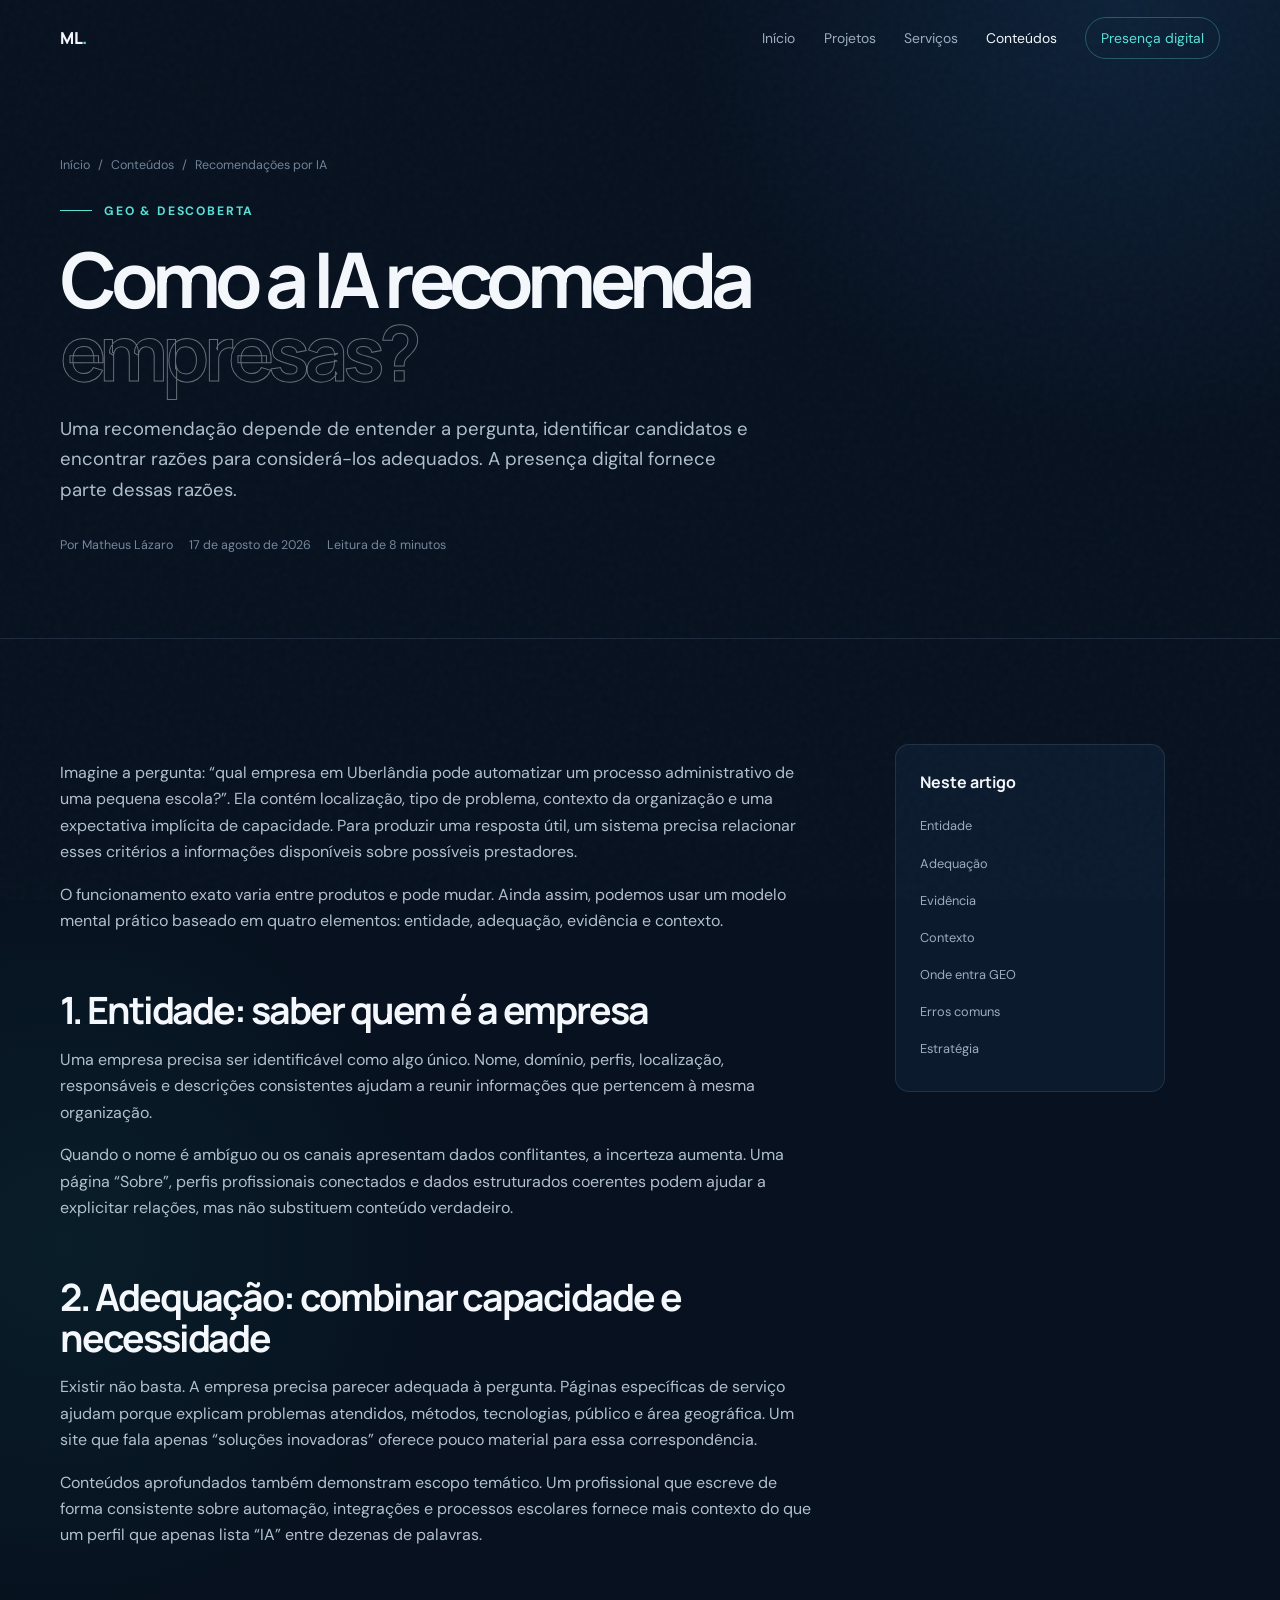
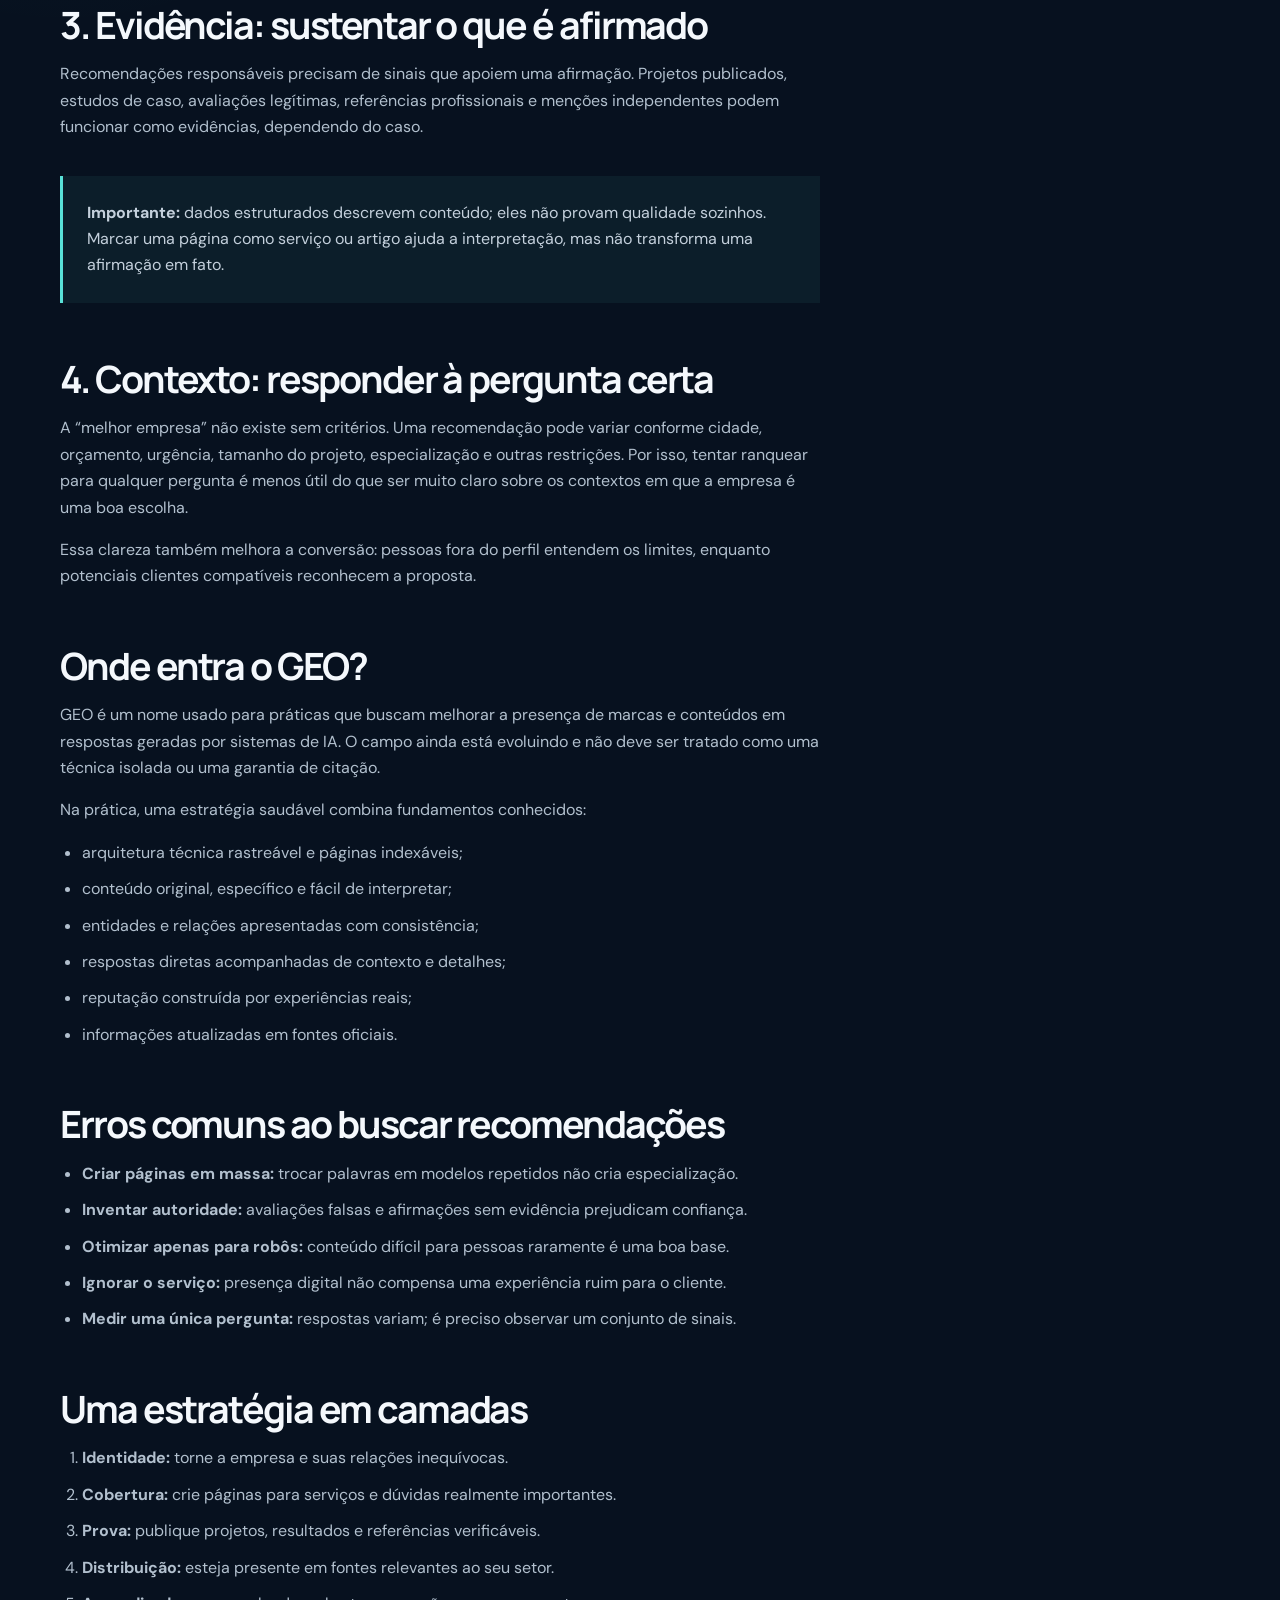
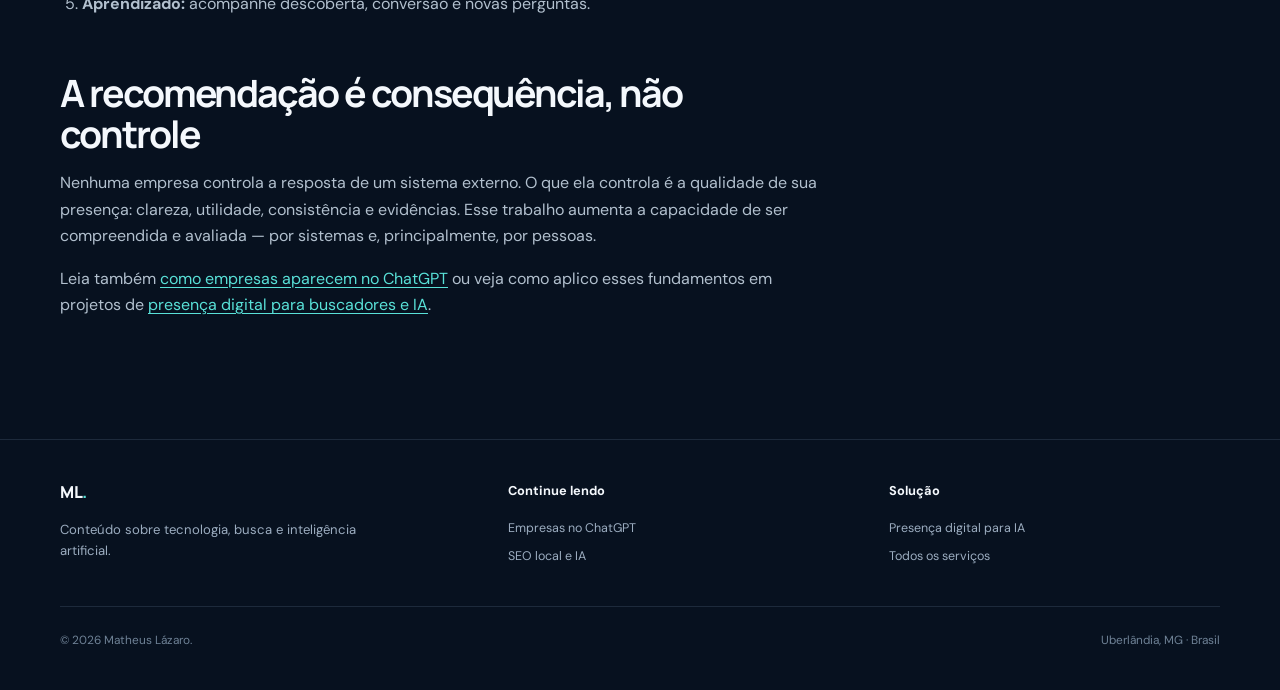
<file: conteudos/como-ia-recomenda-empresas/index.html>
<!DOCTYPE html><html lang="pt-BR"><head><meta charset="UTF-8"><meta name="viewport" content="width=device-width,initial-scale=1.0">
<title>Como a IA Recomenda Empresas? Entidades, Relevância e GEO</title><meta name="description" content="Entenda como sistemas de IA podem selecionar e recomendar empresas com base em contexto, entidades, relevância, evidências e informações disponíveis."><link rel="canonical" href="https://matheuslazaro.dev/conteudos/como-ia-recomenda-empresas/">
<meta property="og:type" content="article"><meta property="og:locale" content="pt_BR"><meta property="og:title" content="Como a IA recomenda empresas?"><meta property="og:description" content="Entidades, evidências e contexto por trás de recomendações assistidas por IA."><meta property="og:url" content="https://matheuslazaro.dev/conteudos/como-ia-recomenda-empresas/"><meta name="theme-color" content="#07111f">
<link rel="preconnect" href="https://fonts.googleapis.com"><link rel="preconnect" href="https://fonts.gstatic.com" crossorigin><link href="https://fonts.googleapis.com/css2?family=DM+Sans:wght@400;500;600;700&family=Manrope:wght@500;600;700;800&display=swap" rel="stylesheet"><link rel="stylesheet" href="/assets/styles.css"><script type="application/ld+json">{"@context":"https://schema.org","@type":"Article","headline":"Como a IA recomenda empresas?","description":"Um modelo mental sobre entidades, contexto, relevância e evidências em recomendações de empresas.","datePublished":"2026-08-17","dateModified":"2026-08-17","inLanguage":"pt-BR","mainEntityOfPage":"https://matheuslazaro.dev/conteudos/como-ia-recomenda-empresas/","author":{"@type":"Person","name":"Matheus Henrique de Lázaro Silva","url":"https://matheuslazaro.dev/"},"publisher":{"@type":"Person","name":"Matheus Henrique de Lázaro Silva"}}</script>
</head><body><a class="skip-link" href="#artigo">Pular para o artigo</a><div class="noise" aria-hidden="true"></div><header class="site-header"><nav class="container nav"><a class="brand" href="/">ML<span>.</span></a><button class="menu-btn" aria-label="Abrir menu" aria-expanded="false"><svg width="24" height="24" viewBox="0 0 24 24" fill="none" stroke="currentColor" stroke-width="1.8"><path d="M4 7h16M4 12h16M4 17h16"/></svg></button><div class="nav-links"><a href="/">Início</a><a href="/projetos/">Projetos</a><a href="/servicos/">Serviços</a><a href="/conteudos/" aria-current="page">Conteúdos</a><a class="nav-cta" href="/presenca-digital-ia/">Presença digital</a></div></nav></header>
<main id="artigo"><header class="page-hero"><div class="container"><div class="breadcrumbs"><a href="/">Início</a><span>/</span><a href="/conteudos/">Conteúdos</a><span>/</span>Recomendações por IA</div><div class="eyebrow">GEO &amp; descoberta</div><h1>Como a IA recomenda <span class="outline">empresas?</span></h1><p class="lead">Uma recomendação depende de entender a pergunta, identificar candidatos e encontrar razões para considerá-los adequados. A presença digital fornece parte dessas razões.</p><div class="article-meta"><span>Por Matheus Lázaro</span><time datetime="2026-08-17">17 de agosto de 2026</time><span>Leitura de 8 minutos</span></div></div></header>
<section><div class="container article-layout"><article class="article-body">
<p>Imagine a pergunta: “qual empresa em Uberlândia pode automatizar um processo administrativo de uma pequena escola?”. Ela contém localização, tipo de problema, contexto da organização e uma expectativa implícita de capacidade. Para produzir uma resposta útil, um sistema precisa relacionar esses critérios a informações disponíveis sobre possíveis prestadores.</p><p>O funcionamento exato varia entre produtos e pode mudar. Ainda assim, podemos usar um modelo mental prático baseado em quatro elementos: entidade, adequação, evidência e contexto.</p>
<h2 id="entidade">1. Entidade: saber quem é a empresa</h2><p>Uma empresa precisa ser identificável como algo único. Nome, domínio, perfis, localização, responsáveis e descrições consistentes ajudam a reunir informações que pertencem à mesma organização.</p><p>Quando o nome é ambíguo ou os canais apresentam dados conflitantes, a incerteza aumenta. Uma página “Sobre”, perfis profissionais conectados e dados estruturados coerentes podem ajudar a explicitar relações, mas não substituem conteúdo verdadeiro.</p>
<h2 id="adequacao">2. Adequação: combinar capacidade e necessidade</h2><p>Existir não basta. A empresa precisa parecer adequada à pergunta. Páginas específicas de serviço ajudam porque explicam problemas atendidos, métodos, tecnologias, público e área geográfica. Um site que fala apenas “soluções inovadoras” oferece pouco material para essa correspondência.</p><p>Conteúdos aprofundados também demonstram escopo temático. Um profissional que escreve de forma consistente sobre automação, integrações e processos escolares fornece mais contexto do que um perfil que apenas lista “IA” entre dezenas de palavras.</p>
<h2 id="evidencia">3. Evidência: sustentar o que é afirmado</h2><p>Recomendações responsáveis precisam de sinais que apoiem uma afirmação. Projetos publicados, estudos de caso, avaliações legítimas, referências profissionais e menções independentes podem funcionar como evidências, dependendo do caso.</p><div class="callout"><p><strong>Importante:</strong> dados estruturados descrevem conteúdo; eles não provam qualidade sozinhos. Marcar uma página como serviço ou artigo ajuda a interpretação, mas não transforma uma afirmação em fato.</p></div>
<h2 id="contexto">4. Contexto: responder à pergunta certa</h2><p>A “melhor empresa” não existe sem critérios. Uma recomendação pode variar conforme cidade, orçamento, urgência, tamanho do projeto, especialização e outras restrições. Por isso, tentar ranquear para qualquer pergunta é menos útil do que ser muito claro sobre os contextos em que a empresa é uma boa escolha.</p><p>Essa clareza também melhora a conversão: pessoas fora do perfil entendem os limites, enquanto potenciais clientes compatíveis reconhecem a proposta.</p>
<h2 id="geo">Onde entra o GEO?</h2><p>GEO é um nome usado para práticas que buscam melhorar a presença de marcas e conteúdos em respostas geradas por sistemas de IA. O campo ainda está evoluindo e não deve ser tratado como uma técnica isolada ou uma garantia de citação.</p><p>Na prática, uma estratégia saudável combina fundamentos conhecidos:</p><ul><li>arquitetura técnica rastreável e páginas indexáveis;</li><li>conteúdo original, específico e fácil de interpretar;</li><li>entidades e relações apresentadas com consistência;</li><li>respostas diretas acompanhadas de contexto e detalhes;</li><li>reputação construída por experiências reais;</li><li>informações atualizadas em fontes oficiais.</li></ul>
<h2 id="erros">Erros comuns ao buscar recomendações</h2><ul><li><strong>Criar páginas em massa:</strong> trocar palavras em modelos repetidos não cria especialização.</li><li><strong>Inventar autoridade:</strong> avaliações falsas e afirmações sem evidência prejudicam confiança.</li><li><strong>Otimizar apenas para robôs:</strong> conteúdo difícil para pessoas raramente é uma boa base.</li><li><strong>Ignorar o serviço:</strong> presença digital não compensa uma experiência ruim para o cliente.</li><li><strong>Medir uma única pergunta:</strong> respostas variam; é preciso observar um conjunto de sinais.</li></ul>
<h2 id="estrategia">Uma estratégia em camadas</h2><ol><li><strong>Identidade:</strong> torne a empresa e suas relações inequívocas.</li><li><strong>Cobertura:</strong> crie páginas para serviços e dúvidas realmente importantes.</li><li><strong>Prova:</strong> publique projetos, resultados e referências verificáveis.</li><li><strong>Distribuição:</strong> esteja presente em fontes relevantes ao seu setor.</li><li><strong>Aprendizado:</strong> acompanhe descoberta, conversão e novas perguntas.</li></ol>
<h2 id="conclusao">A recomendação é consequência, não controle</h2><p>Nenhuma empresa controla a resposta de um sistema externo. O que ela controla é a qualidade de sua presença: clareza, utilidade, consistência e evidências. Esse trabalho aumenta a capacidade de ser compreendida e avaliada — por sistemas e, principalmente, por pessoas.</p><p>Leia também <a href="/conteudos/como-empresas-aparecem-no-chatgpt/">como empresas aparecem no ChatGPT</a> ou veja como aplico esses fundamentos em projetos de <a href="/presenca-digital-ia/">presença digital para buscadores e IA</a>.</p>
</article><aside class="article-aside"><strong>Neste artigo</strong><a href="#entidade">Entidade</a><a href="#adequacao">Adequação</a><a href="#evidencia">Evidência</a><a href="#contexto">Contexto</a><a href="#geo">Onde entra GEO</a><a href="#erros">Erros comuns</a><a href="#estrategia">Estratégia</a></aside></div></section></main>
<footer><div class="container"><div class="footer-main"><div><a class="brand" href="/">ML<span>.</span></a><p>Conteúdo sobre tecnologia, busca e inteligência artificial.</p></div><div class="footer-col"><strong>Continue lendo</strong><a href="/conteudos/como-empresas-aparecem-no-chatgpt/">Empresas no ChatGPT</a><a href="/conteudos/seo-local-e-ia/">SEO local e IA</a></div><div class="footer-col"><strong>Solução</strong><a href="/presenca-digital-ia/">Presença digital para IA</a><a href="/servicos/">Todos os serviços</a></div></div><div class="footer-bottom"><span>© <span data-year></span> Matheus Lázaro.</span><span>Uberlândia, MG · Brasil</span></div></div></footer><script src="/assets/script.js" defer></script></body></html>
</file>
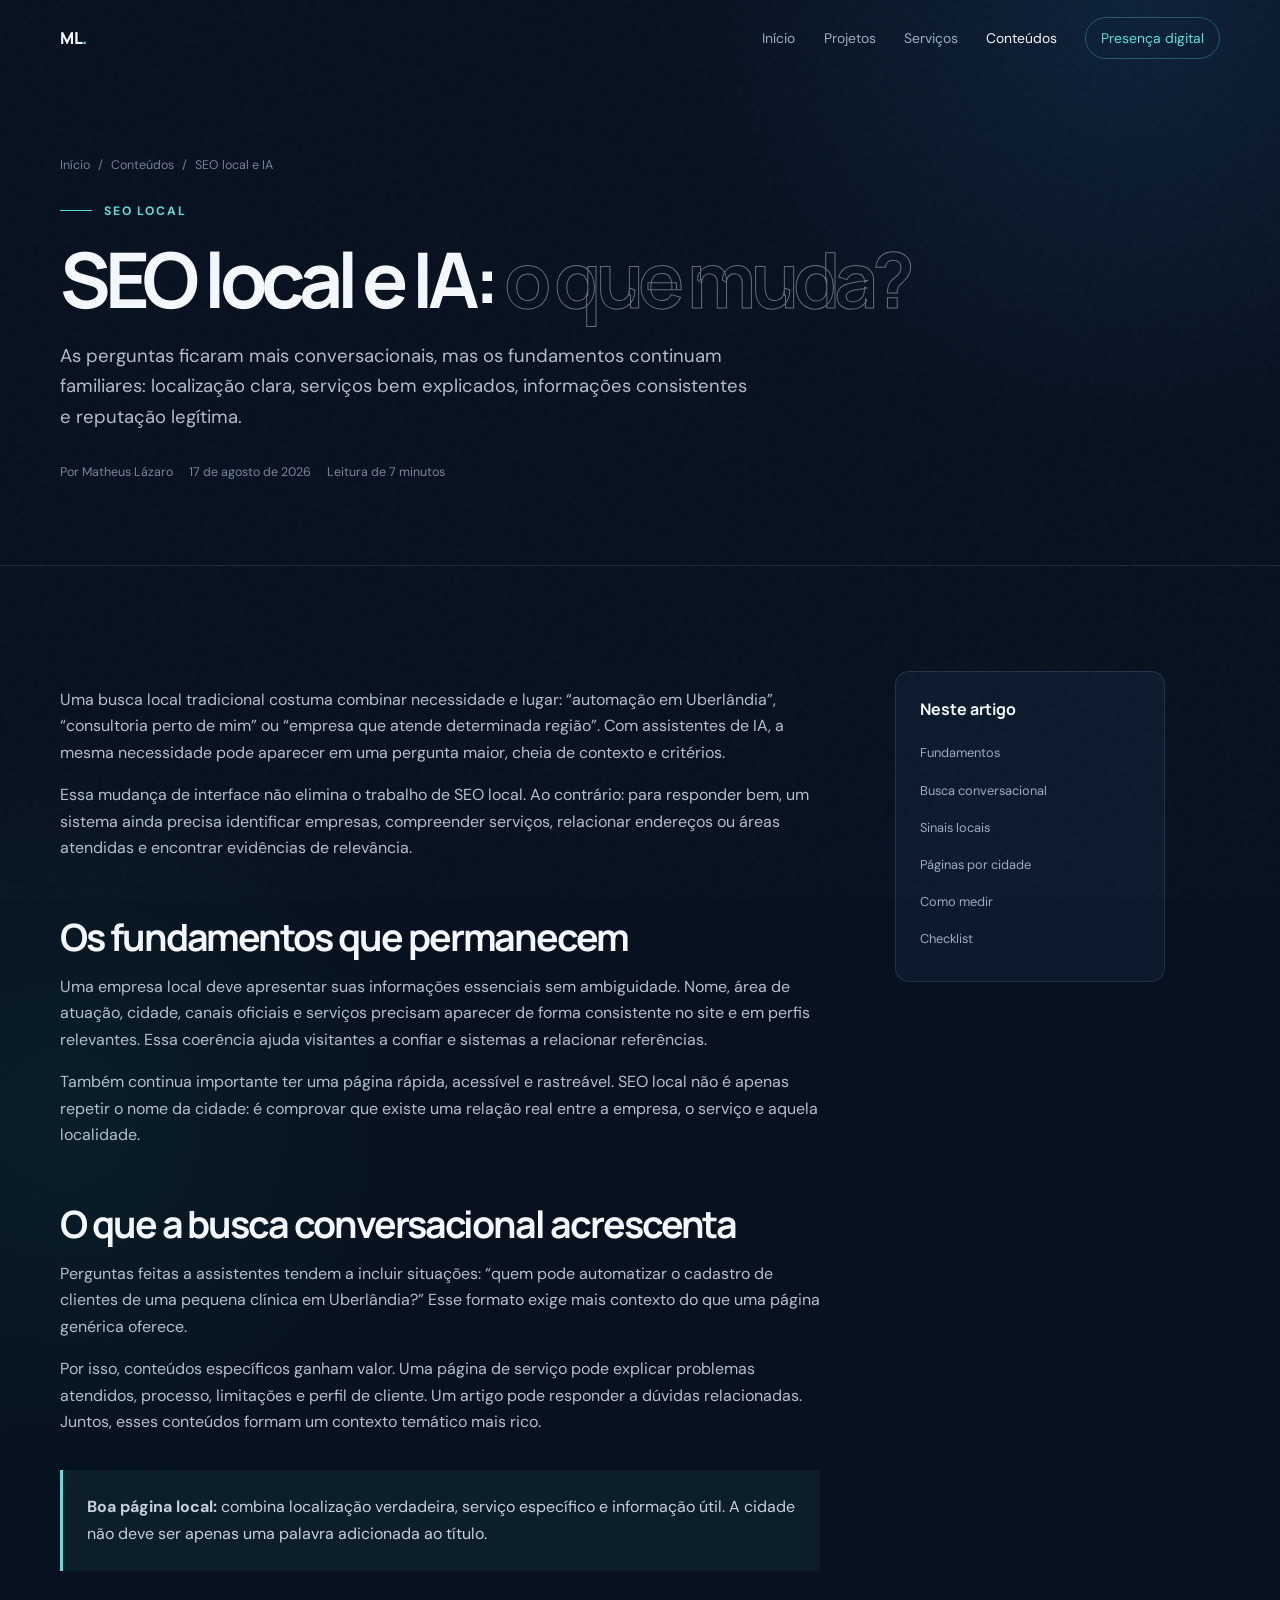
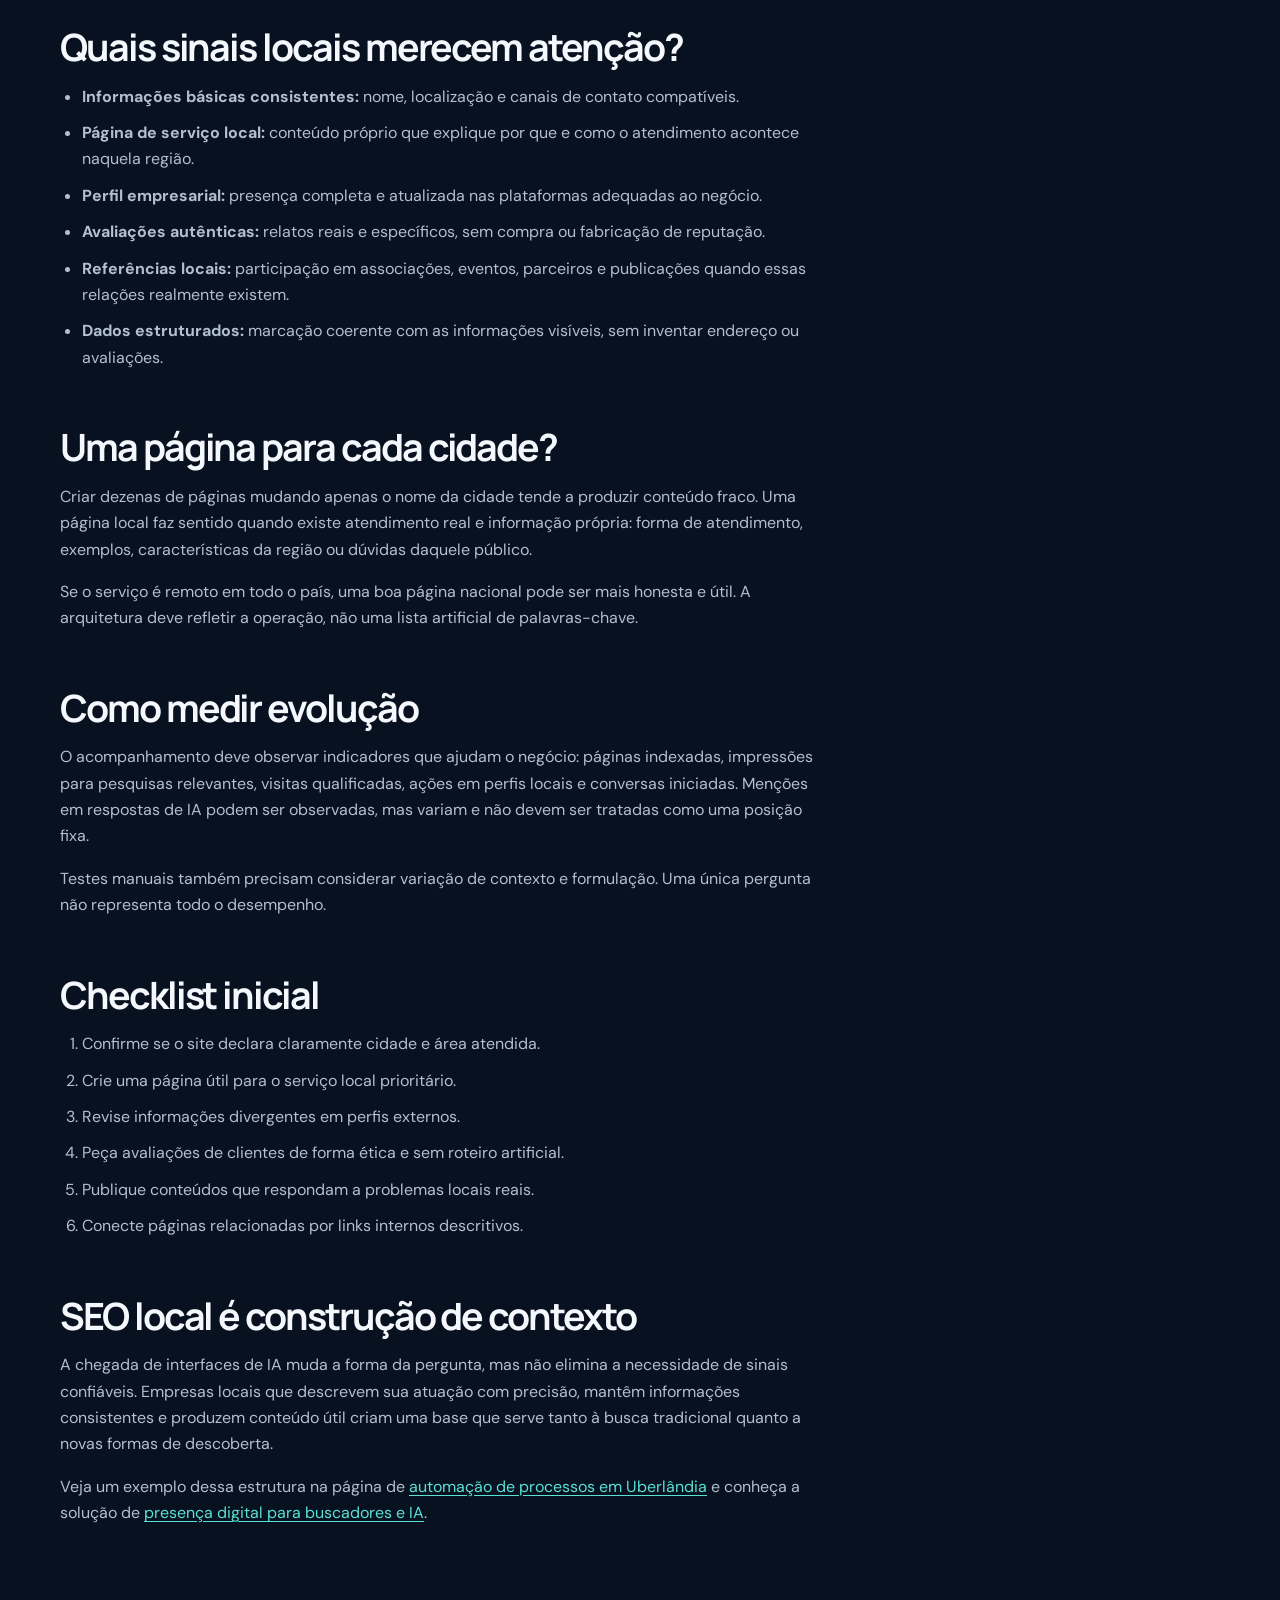
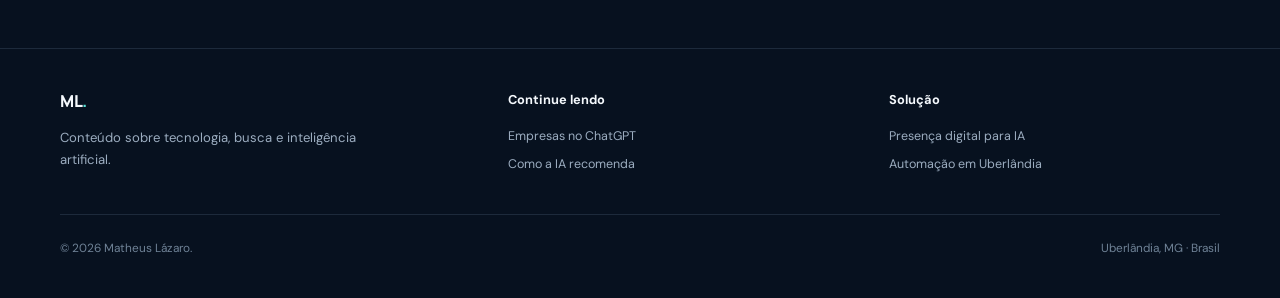
<file: conteudos/seo-local-e-ia/index.html>
<!DOCTYPE html><html lang="pt-BR"><head><meta charset="UTF-8"><meta name="viewport" content="width=device-width,initial-scale=1.0">
<title>SEO Local e IA: Como Preparar sua Empresa para Novas Buscas</title><meta name="description" content="Entenda a relação entre SEO local e inteligência artificial e como melhorar os sinais digitais da sua empresa para buscas locais e conversacionais."><link rel="canonical" href="https://matheuslazaro.dev/conteudos/seo-local-e-ia/">
<meta property="og:type" content="article"><meta property="og:locale" content="pt_BR"><meta property="og:title" content="SEO local e IA: o que muda?"><meta property="og:description" content="Como construir sinais locais claros em uma busca cada vez mais conversacional."><meta property="og:url" content="https://matheuslazaro.dev/conteudos/seo-local-e-ia/"><meta name="theme-color" content="#07111f">
<link rel="preconnect" href="https://fonts.googleapis.com"><link rel="preconnect" href="https://fonts.gstatic.com" crossorigin><link href="https://fonts.googleapis.com/css2?family=DM+Sans:wght@400;500;600;700&family=Manrope:wght@500;600;700;800&display=swap" rel="stylesheet"><link rel="stylesheet" href="/assets/styles.css"><script type="application/ld+json">{"@context":"https://schema.org","@type":"Article","headline":"SEO local e IA: o que muda?","description":"Como sinais locais ajudam empresas em buscas tradicionais e assistidas por IA.","datePublished":"2026-08-17","dateModified":"2026-08-17","inLanguage":"pt-BR","mainEntityOfPage":"https://matheuslazaro.dev/conteudos/seo-local-e-ia/","author":{"@type":"Person","name":"Matheus Henrique de Lázaro Silva","url":"https://matheuslazaro.dev/"},"publisher":{"@type":"Person","name":"Matheus Henrique de Lázaro Silva"}}</script>
</head><body><a class="skip-link" href="#artigo">Pular para o artigo</a><div class="noise" aria-hidden="true"></div><header class="site-header"><nav class="container nav"><a class="brand" href="/">ML<span>.</span></a><button class="menu-btn" aria-label="Abrir menu" aria-expanded="false"><svg width="24" height="24" viewBox="0 0 24 24" fill="none" stroke="currentColor" stroke-width="1.8"><path d="M4 7h16M4 12h16M4 17h16"/></svg></button><div class="nav-links"><a href="/">Início</a><a href="/projetos/">Projetos</a><a href="/servicos/">Serviços</a><a href="/conteudos/" aria-current="page">Conteúdos</a><a class="nav-cta" href="/presenca-digital-ia/">Presença digital</a></div></nav></header>
<main id="artigo"><header class="page-hero"><div class="container"><div class="breadcrumbs"><a href="/">Início</a><span>/</span><a href="/conteudos/">Conteúdos</a><span>/</span>SEO local e IA</div><div class="eyebrow">SEO local</div><h1>SEO local e IA: <span class="outline">o que muda?</span></h1><p class="lead">As perguntas ficaram mais conversacionais, mas os fundamentos continuam familiares: localização clara, serviços bem explicados, informações consistentes e reputação legítima.</p><div class="article-meta"><span>Por Matheus Lázaro</span><time datetime="2026-08-17">17 de agosto de 2026</time><span>Leitura de 7 minutos</span></div></div></header>
<section><div class="container article-layout"><article class="article-body">
<p>Uma busca local tradicional costuma combinar necessidade e lugar: “automação em Uberlândia”, “consultoria perto de mim” ou “empresa que atende determinada região”. Com assistentes de IA, a mesma necessidade pode aparecer em uma pergunta maior, cheia de contexto e critérios.</p><p>Essa mudança de interface não elimina o trabalho de SEO local. Ao contrário: para responder bem, um sistema ainda precisa identificar empresas, compreender serviços, relacionar endereços ou áreas atendidas e encontrar evidências de relevância.</p>
<h2 id="fundamentos">Os fundamentos que permanecem</h2><p>Uma empresa local deve apresentar suas informações essenciais sem ambiguidade. Nome, área de atuação, cidade, canais oficiais e serviços precisam aparecer de forma consistente no site e em perfis relevantes. Essa coerência ajuda visitantes a confiar e sistemas a relacionar referências.</p><p>Também continua importante ter uma página rápida, acessível e rastreável. SEO local não é apenas repetir o nome da cidade: é comprovar que existe uma relação real entre a empresa, o serviço e aquela localidade.</p>
<h2 id="conversacional">O que a busca conversacional acrescenta</h2><p>Perguntas feitas a assistentes tendem a incluir situações: “quem pode automatizar o cadastro de clientes de uma pequena clínica em Uberlândia?” Esse formato exige mais contexto do que uma página genérica oferece.</p><p>Por isso, conteúdos específicos ganham valor. Uma página de serviço pode explicar problemas atendidos, processo, limitações e perfil de cliente. Um artigo pode responder a dúvidas relacionadas. Juntos, esses conteúdos formam um contexto temático mais rico.</p>
<div class="callout"><p><strong>Boa página local:</strong> combina localização verdadeira, serviço específico e informação útil. A cidade não deve ser apenas uma palavra adicionada ao título.</p></div>
<h2 id="sinais">Quais sinais locais merecem atenção?</h2><ul><li><strong>Informações básicas consistentes:</strong> nome, localização e canais de contato compatíveis.</li><li><strong>Página de serviço local:</strong> conteúdo próprio que explique por que e como o atendimento acontece naquela região.</li><li><strong>Perfil empresarial:</strong> presença completa e atualizada nas plataformas adequadas ao negócio.</li><li><strong>Avaliações autênticas:</strong> relatos reais e específicos, sem compra ou fabricação de reputação.</li><li><strong>Referências locais:</strong> participação em associações, eventos, parceiros e publicações quando essas relações realmente existem.</li><li><strong>Dados estruturados:</strong> marcação coerente com as informações visíveis, sem inventar endereço ou avaliações.</li></ul>
<h2 id="paginas">Uma página para cada cidade?</h2><p>Criar dezenas de páginas mudando apenas o nome da cidade tende a produzir conteúdo fraco. Uma página local faz sentido quando existe atendimento real e informação própria: forma de atendimento, exemplos, características da região ou dúvidas daquele público.</p><p>Se o serviço é remoto em todo o país, uma boa página nacional pode ser mais honesta e útil. A arquitetura deve refletir a operação, não uma lista artificial de palavras-chave.</p>
<h2 id="medir">Como medir evolução</h2><p>O acompanhamento deve observar indicadores que ajudam o negócio: páginas indexadas, impressões para pesquisas relevantes, visitas qualificadas, ações em perfis locais e conversas iniciadas. Menções em respostas de IA podem ser observadas, mas variam e não devem ser tratadas como uma posição fixa.</p><p>Testes manuais também precisam considerar variação de contexto e formulação. Uma única pergunta não representa todo o desempenho.</p>
<h2 id="plano">Checklist inicial</h2><ol><li>Confirme se o site declara claramente cidade e área atendida.</li><li>Crie uma página útil para o serviço local prioritário.</li><li>Revise informações divergentes em perfis externos.</li><li>Peça avaliações de clientes de forma ética e sem roteiro artificial.</li><li>Publique conteúdos que respondam a problemas locais reais.</li><li>Conecte páginas relacionadas por links internos descritivos.</li></ol>
<h2 id="conclusao">SEO local é construção de contexto</h2><p>A chegada de interfaces de IA muda a forma da pergunta, mas não elimina a necessidade de sinais confiáveis. Empresas locais que descrevem sua atuação com precisão, mantêm informações consistentes e produzem conteúdo útil criam uma base que serve tanto à busca tradicional quanto a novas formas de descoberta.</p><p>Veja um exemplo dessa estrutura na página de <a href="/automacao-uberlandia/">automação de processos em Uberlândia</a> e conheça a solução de <a href="/presenca-digital-ia/">presença digital para buscadores e IA</a>.</p>
</article><aside class="article-aside"><strong>Neste artigo</strong><a href="#fundamentos">Fundamentos</a><a href="#conversacional">Busca conversacional</a><a href="#sinais">Sinais locais</a><a href="#paginas">Páginas por cidade</a><a href="#medir">Como medir</a><a href="#plano">Checklist</a></aside></div></section></main>
<footer><div class="container"><div class="footer-main"><div><a class="brand" href="/">ML<span>.</span></a><p>Conteúdo sobre tecnologia, busca e inteligência artificial.</p></div><div class="footer-col"><strong>Continue lendo</strong><a href="/conteudos/como-empresas-aparecem-no-chatgpt/">Empresas no ChatGPT</a><a href="/conteudos/como-ia-recomenda-empresas/">Como a IA recomenda</a></div><div class="footer-col"><strong>Solução</strong><a href="/presenca-digital-ia/">Presença digital para IA</a><a href="/automacao-uberlandia/">Automação em Uberlândia</a></div></div><div class="footer-bottom"><span>© <span data-year></span> Matheus Lázaro.</span><span>Uberlândia, MG · Brasil</span></div></div></footer><script src="/assets/script.js" defer></script></body></html>
</file>
<file: assets/styles.css>
:root {
  --bg: #07111f;
  --surface: #0c192b;
  --surface-2: #102139;
  --text: #f4f8fc;
  --muted: #9cadc0;
  --line: rgba(145, 174, 202, .16);
  --cyan: #59e1d8;
  --blue: #68a8ff;
  --lime: #b9ef7b;
  --max: 1160px;
}

* { box-sizing: border-box; }
html { scroll-behavior: smooth; }
body {
  margin: 0;
  color: var(--text);
  background:
    radial-gradient(circle at 88% 0, rgba(54, 142, 224, .13), transparent 28rem),
    radial-gradient(circle at 5% 32%, rgba(36, 200, 177, .07), transparent 24rem),
    var(--bg);
  font-family: "DM Sans", system-ui, sans-serif;
  line-height: 1.65;
  overflow-x: hidden;
}

::selection { color: #06101c; background: var(--cyan); }
a { color: inherit; text-decoration: none; }
img { max-width: 100%; }
button { font: inherit; }
.container { width: min(calc(100% - 40px), var(--max)); margin-inline: auto; }
.noise { position: fixed; inset: 0; pointer-events: none; z-index: 30; opacity: .035; background-image: url("data:image/svg+xml,%3Csvg viewBox='0 0 180 180' xmlns='http://www.w3.org/2000/svg'%3E%3Cfilter id='n'%3E%3CfeTurbulence type='fractalNoise' baseFrequency='.85' numOctaves='4' stitchTiles='stitch'/%3E%3C/filter%3E%3Crect width='100%25' height='100%25' filter='url(%23n)' opacity='.8'/%3E%3C/svg%3E"); }

.skip-link { position: fixed; left: 16px; top: -60px; z-index: 50; padding: 10px 16px; color: #06101c; background: var(--cyan); border-radius: 8px; font-weight: 700; transition: top .2s; }
.skip-link:focus { top: 16px; }
.site-header { position: fixed; inset: 0 0 auto; z-index: 20; border-bottom: 1px solid transparent; transition: .3s; }
.site-header.scrolled { background: rgba(7, 17, 31, .88); border-color: var(--line); backdrop-filter: blur(18px); }
.nav { min-height: 76px; display: flex; align-items: center; justify-content: space-between; gap: 30px; }
.brand { flex: 0 0 auto; font: 800 1.03rem/1 "Manrope", sans-serif; letter-spacing: -.03em; }
.brand span { color: var(--cyan); }
.nav-links { display: flex; align-items: center; justify-content: flex-end; gap: clamp(16px, 2.2vw, 29px); color: var(--muted); font-size: .87rem; }
.nav-links a { transition: color .2s; white-space: nowrap; }
.nav-links a:hover, .nav-links a[aria-current="page"] { color: var(--text); }
.nav-cta { padding: 9px 15px; color: var(--cyan) !important; border: 1px solid rgba(89,225,216,.3); border-radius: 999px; }
.menu-btn { display: none; padding: 8px; color: var(--text); background: none; border: 0; cursor: pointer; }

h1, h2, h3 { font-family: "Manrope", sans-serif; }
h1 { margin: 0; font-size: clamp(3.1rem, 7.4vw, 6.7rem); line-height: .95; letter-spacing: -.075em; }
h2 { font-size: clamp(2rem, 4.1vw, 3.65rem); line-height: 1.08; letter-spacing: -.055em; }
h3 { letter-spacing: -.025em; }
p { color: var(--muted); }
.eyebrow { display: flex; align-items: center; gap: 12px; margin-bottom: 22px; color: var(--cyan); font-size: .76rem; font-weight: 700; letter-spacing: .15em; text-transform: uppercase; }
.eyebrow::before { content: ""; width: 32px; height: 1px; background: currentColor; }
.outline { color: transparent; -webkit-text-stroke: 1px rgba(244,248,252,.4); }
.accent { color: var(--cyan); }
.kicker { color: var(--cyan); font-size: .72rem; font-weight: 700; letter-spacing: .14em; text-transform: uppercase; }
.lead { max-width: 690px; color: #afbecc; font-size: clamp(1rem, 1.6vw, 1.16rem); }
.lead strong { color: var(--text); font-weight: 500; }

.hero { min-height: 96svh; padding: 145px 0 80px; display: grid; place-items: center; position: relative; }
.hero-grid { display: grid; grid-template-columns: 1.28fr .72fr; gap: 72px; align-items: center; }
.hero .lead { margin: 28px 0 34px; }
.actions { display: flex; flex-wrap: wrap; gap: 13px; }
.btn { display: inline-flex; align-items: center; justify-content: center; gap: 9px; padding: 13px 20px; border: 1px solid var(--line); border-radius: 9px; color: var(--text); font-weight: 700; font-size: .9rem; transition: transform .2s, border-color .2s, background .2s; }
.btn:hover { transform: translateY(-3px); border-color: rgba(89,225,216,.45); }
.btn-primary { color: #07111f; border-color: var(--cyan); background: var(--cyan); }
.btn-primary:hover { background: #7aeee7; }
.socials { display: flex; align-items: center; flex-wrap: wrap; gap: 18px; margin-top: 27px; }
.socials > span { color: #687b90; font-size: .7rem; letter-spacing: .12em; text-transform: uppercase; }
.social-link { display: inline-flex; align-items: center; gap: 7px; color: #b9c7d5; font-size: .8rem; font-weight: 600; transition: color .2s, transform .2s; }
.social-link:hover { color: var(--cyan); transform: translateY(-2px); }
.social-link svg { width: 16px; height: 16px; fill: currentColor; }

.profile-card { padding: 27px; border: 1px solid var(--line); border-radius: 18px; background: linear-gradient(145deg, rgba(16,35,57,.9), rgba(9,22,38,.75)); box-shadow: 0 32px 80px rgba(0,0,0,.26); }
.terminal-bar { display: flex; gap: 7px; padding-bottom: 22px; border-bottom: 1px solid var(--line); }
.dot { width: 7px; height: 7px; border-radius: 50%; background: #3d5167; }
.dot:first-child { background: #ffb66e; }
.dot:nth-child(2) { background: var(--lime); }
.dot:nth-child(3) { background: var(--cyan); }
.profile-mark { width: 80px; height: 80px; margin: 29px 0 22px; display: grid; place-items: center; color: var(--cyan); border: 1px solid rgba(89,225,216,.3); border-radius: 19px; background: rgba(89,225,216,.06); font: 800 1.45rem/1 "Manrope"; transform: rotate(-3deg); }
.profile-card h2 { margin: 0 0 7px; font-size: 1.32rem; letter-spacing: -.02em; }
.profile-card p { margin: 0; font-size: .9rem; }
.availability { display: flex; align-items: center; gap: 9px; margin-top: 25px; padding-top: 19px; color: #c8d5e2; border-top: 1px solid var(--line); font-size: .8rem; }
.pulse { width: 8px; height: 8px; border-radius: 50%; background: var(--lime); box-shadow: 0 0 0 0 rgba(185,239,123,.6); animation: pulse 2s infinite; }
@keyframes pulse { 70% { box-shadow: 0 0 0 8px rgba(185,239,123,0); } }

.page-hero { padding: 155px 0 82px; border-bottom: 1px solid var(--line); }
.page-hero h1 { max-width: 970px; font-size: clamp(2.8rem, 6vw, 5.65rem); }
.page-hero .lead { margin: 25px 0 0; }
.breadcrumbs { margin-bottom: 25px; color: #708297; font-size: .78rem; }
.breadcrumbs a:hover { color: var(--cyan); }
.breadcrumbs span { margin: 0 8px; }

section { padding: 105px 0; }
.section-head { display: grid; grid-template-columns: .58fr 1.42fr; gap: 58px; margin-bottom: 52px; }
.section-head h2 { margin: 0; }
.section-head p { max-width: 620px; margin: 10px 0 0; }
.surface-section { background: rgba(10,25,42,.48); border-block: 1px solid var(--line); }
.grid-2 { display: grid; grid-template-columns: repeat(2, 1fr); gap: 18px; }
.grid-3 { display: grid; grid-template-columns: repeat(3, 1fr); gap: 18px; }
.panel { padding: 32px; border: 1px solid var(--line); border-radius: 16px; background: rgba(15,31,52,.72); }
.panel h3 { margin: 0 0 12px; font-size: 1.18rem; }
.panel p { margin: 0; font-size: .91rem; }
.icon { width: 50px; height: 50px; margin-bottom: 26px; display: grid; place-items: center; color: var(--cyan); border: 1px solid rgba(89,225,216,.15); border-radius: 13px; background: rgba(89,225,216,.07); }
.icon svg { width: 23px; fill: none; stroke: currentColor; stroke-width: 1.5; }

.project-grid { display: grid; grid-template-columns: repeat(12, 1fr); gap: 18px; }
.project-card { grid-column: span 6; min-height: 350px; padding: 33px; display: flex; flex-direction: column; justify-content: space-between; border: 1px solid var(--line); border-radius: 17px; background: radial-gradient(circle at 90% 8%, rgba(88,156,246,.12), transparent 42%), #0d1c30; transition: transform .25s, border-color .25s; }
.project-card:hover { transform: translateY(-5px); border-color: rgba(89,225,216,.28); }
.project-card.featured { grid-column: span 8; min-height: 405px; }
.project-card.compact { grid-column: span 4; min-height: 405px; }
.card-index { color: #617489; font: 600 .7rem/1 "Manrope"; letter-spacing: .14em; }
.project-card h2, .project-card h3 { margin: 22px 0 10px; font-size: clamp(1.25rem,2.4vw,1.8rem); }
.project-card p { max-width: 560px; margin: 0; font-size: .91rem; }
.tags { display: flex; flex-wrap: wrap; gap: 8px; margin-top: 24px; }
.tag { padding: 5px 10px; color: #aebdcb; border: 1px solid var(--line); border-radius: 999px; font-size: .68rem; }
.project-card .project-note { margin-top: 14px; font-size: .8rem; }
.project-link { display: inline-flex; margin-top: 24px; padding-block: 8px; color: var(--cyan); font-size: .85rem; font-weight: 700; }
.project-link:hover { text-decoration: underline; text-underline-offset: 4px; }
.project-link:focus-visible { outline: 2px solid var(--cyan); outline-offset: 5px; border-radius: 3px; }

.steps { counter-reset: steps; border-top: 1px solid var(--line); }
.step { counter-increment: steps; display: grid; grid-template-columns: 80px 1fr; gap: 20px; padding: 29px 0; border-bottom: 1px solid var(--line); }
.step::before { content: "0" counter(steps); color: var(--cyan); font: 700 .72rem/1.7 "Manrope"; }
.step h3 { margin: 0 0 7px; font-size: 1.05rem; }
.step p { margin: 0; }

.service-card { display: flex; flex-direction: column; }
.service-card .link { margin-top: auto; padding-top: 24px; color: var(--cyan); font-size: .8rem; font-weight: 700; }
.service-card:hover .link { text-decoration: underline; text-underline-offset: 4px; }
.ideal-list { margin: 0; padding: 0; list-style: none; }
.ideal-list li { position: relative; padding: 12px 0 12px 28px; color: #b5c2cf; border-bottom: 1px solid var(--line); }
.ideal-list li::before { content: "✓"; position: absolute; left: 0; color: var(--cyan); }

.article-grid { display: grid; grid-template-columns: repeat(3, 1fr); gap: 18px; }
.article-card { min-height: 290px; padding: 29px; display: flex; flex-direction: column; border: 1px solid var(--line); border-radius: 15px; background: rgba(15,31,52,.68); transition: transform .25s, border-color .25s; }
.article-card:hover { transform: translateY(-4px); border-color: rgba(89,225,216,.28); }
.article-card .meta { color: var(--cyan); font-size: .68rem; letter-spacing: .11em; text-transform: uppercase; }
.article-card h2, .article-card h3 { margin: 22px 0 12px; font-size: 1.25rem; line-height: 1.3; }
.article-card p { margin: 0; font-size: .88rem; }
.article-card .read { margin-top: auto; padding-top: 22px; color: #d9e4ee; font-size: .78rem; font-weight: 700; }

.article-layout { display: grid; grid-template-columns: minmax(0, 760px) 270px; gap: 75px; align-items: start; }
.article-body h2 { margin: 56px 0 15px; font-size: clamp(1.65rem,3vw,2.35rem); }
.article-body h3 { margin: 34px 0 10px; font-size: 1.22rem; }
.article-body p, .article-body li { color: #b2c0ce; font-size: 1rem; }
.article-body a { color: var(--cyan); text-decoration: underline; text-underline-offset: 3px; }
.article-body ul, .article-body ol { padding-left: 22px; }
.article-body li { margin-bottom: 10px; }
.article-aside { position: sticky; top: 110px; padding: 24px; border: 1px solid var(--line); border-radius: 14px; background: rgba(15,31,52,.72); }
.article-aside strong { display: block; margin-bottom: 12px; font-family: "Manrope"; }
.article-aside a { display: block; padding: 8px 0; color: var(--muted); font-size: .8rem; }
.article-aside a:hover { color: var(--cyan); }
.article-meta { display: flex; flex-wrap: wrap; gap: 16px; margin-top: 30px; color: #74879b; font-size: .78rem; }
.callout { margin: 35px 0; padding: 24px; border-left: 3px solid var(--cyan); background: rgba(89,225,216,.06); }
.callout p { margin: 0; color: #c4d0dc; }

.cta { padding-top: 65px; }
.cta-box { padding: clamp(34px,6vw,68px); position: relative; overflow: hidden; border: 1px solid rgba(89,225,216,.18); border-radius: 21px; background: linear-gradient(135deg,rgba(89,225,216,.08),rgba(88,156,246,.05) 48%,rgba(15,31,52,.8)); }
.cta-box::after { content: "ML"; position: absolute; right: -22px; bottom: -75px; color: rgba(255,255,255,.025); font: 800 13rem/1 "Manrope"; letter-spacing: -.1em; }
.cta-box h2 { max-width: 800px; margin: 14px 0 19px; }
.cta-box p { max-width: 680px; margin-bottom: 27px; }

footer { padding: 40px 0; border-top: 1px solid var(--line); }
.footer-main { display: grid; grid-template-columns: 1.2fr 1fr 1fr; gap: 50px; padding-bottom: 35px; }
.footer-main p { max-width: 350px; margin: 12px 0 0; font-size: .82rem; }
.footer-col strong { display: block; margin-bottom: 12px; font-size: .8rem; }
.footer-col a { display: block; width: fit-content; padding: 4px 0; color: var(--muted); font-size: .78rem; }
.footer-col a:hover { color: var(--cyan); }
.footer-bottom { display: flex; justify-content: space-between; align-items: center; gap: 20px; padding-top: 24px; color: #6f8296; border-top: 1px solid var(--line); font-size: .74rem; }

.reveal { opacity: 0; transform: translateY(22px); transition: opacity .7s, transform .7s; }
.reveal.visible { opacity: 1; transform: none; }

@media (max-width: 920px) {
  .hero-grid, .section-head, .article-layout { grid-template-columns: 1fr; }
  .hero-grid { gap: 52px; }
  .profile-card { max-width: 520px; }
  .section-head { gap: 18px; }
  .grid-3, .article-grid { grid-template-columns: repeat(2,1fr); }
  .project-card.featured, .project-card.compact, .project-card { grid-column: span 12; min-height: 330px; }
  .article-aside { position: static; }
  .footer-main { grid-template-columns: 1fr 1fr; }
}

@media (max-width: 760px) {
  .menu-btn { display: block; }
  .nav-links { position: fixed; inset: 76px 14px auto; padding: 22px; flex-direction: column; align-items: stretch; gap: 17px; border: 1px solid var(--line); border-radius: 14px; background: rgba(9,22,38,.98); opacity: 0; transform: translateY(-12px); pointer-events: none; transition: .2s; }
  .nav-links.open { opacity: 1; transform: none; pointer-events: auto; }
  .nav-cta { text-align: center; }
  .hero { padding-top: 120px; }
  .page-hero { padding-top: 125px; }
  .grid-2, .grid-3, .article-grid, .footer-main { grid-template-columns: 1fr; }
  section { padding: 78px 0; }
  .panel, .project-card { padding: 25px; }
  .footer-main { gap: 30px; }
  .footer-bottom { flex-direction: column; align-items: flex-start; }
}

@media (max-width: 480px) {
  .container { width: min(calc(100% - 28px), var(--max)); }
  h1 { font-size: 3.15rem; }
  .step { grid-template-columns: 48px 1fr; }
}

@media (prefers-reduced-motion: reduce) {
  html { scroll-behavior: auto; }
  *, *::before, *::after { animation-duration: .01ms !important; animation-iteration-count: 1 !important; transition-duration: .01ms !important; }
  .reveal { opacity: 1; transform: none; }
}
</file>
